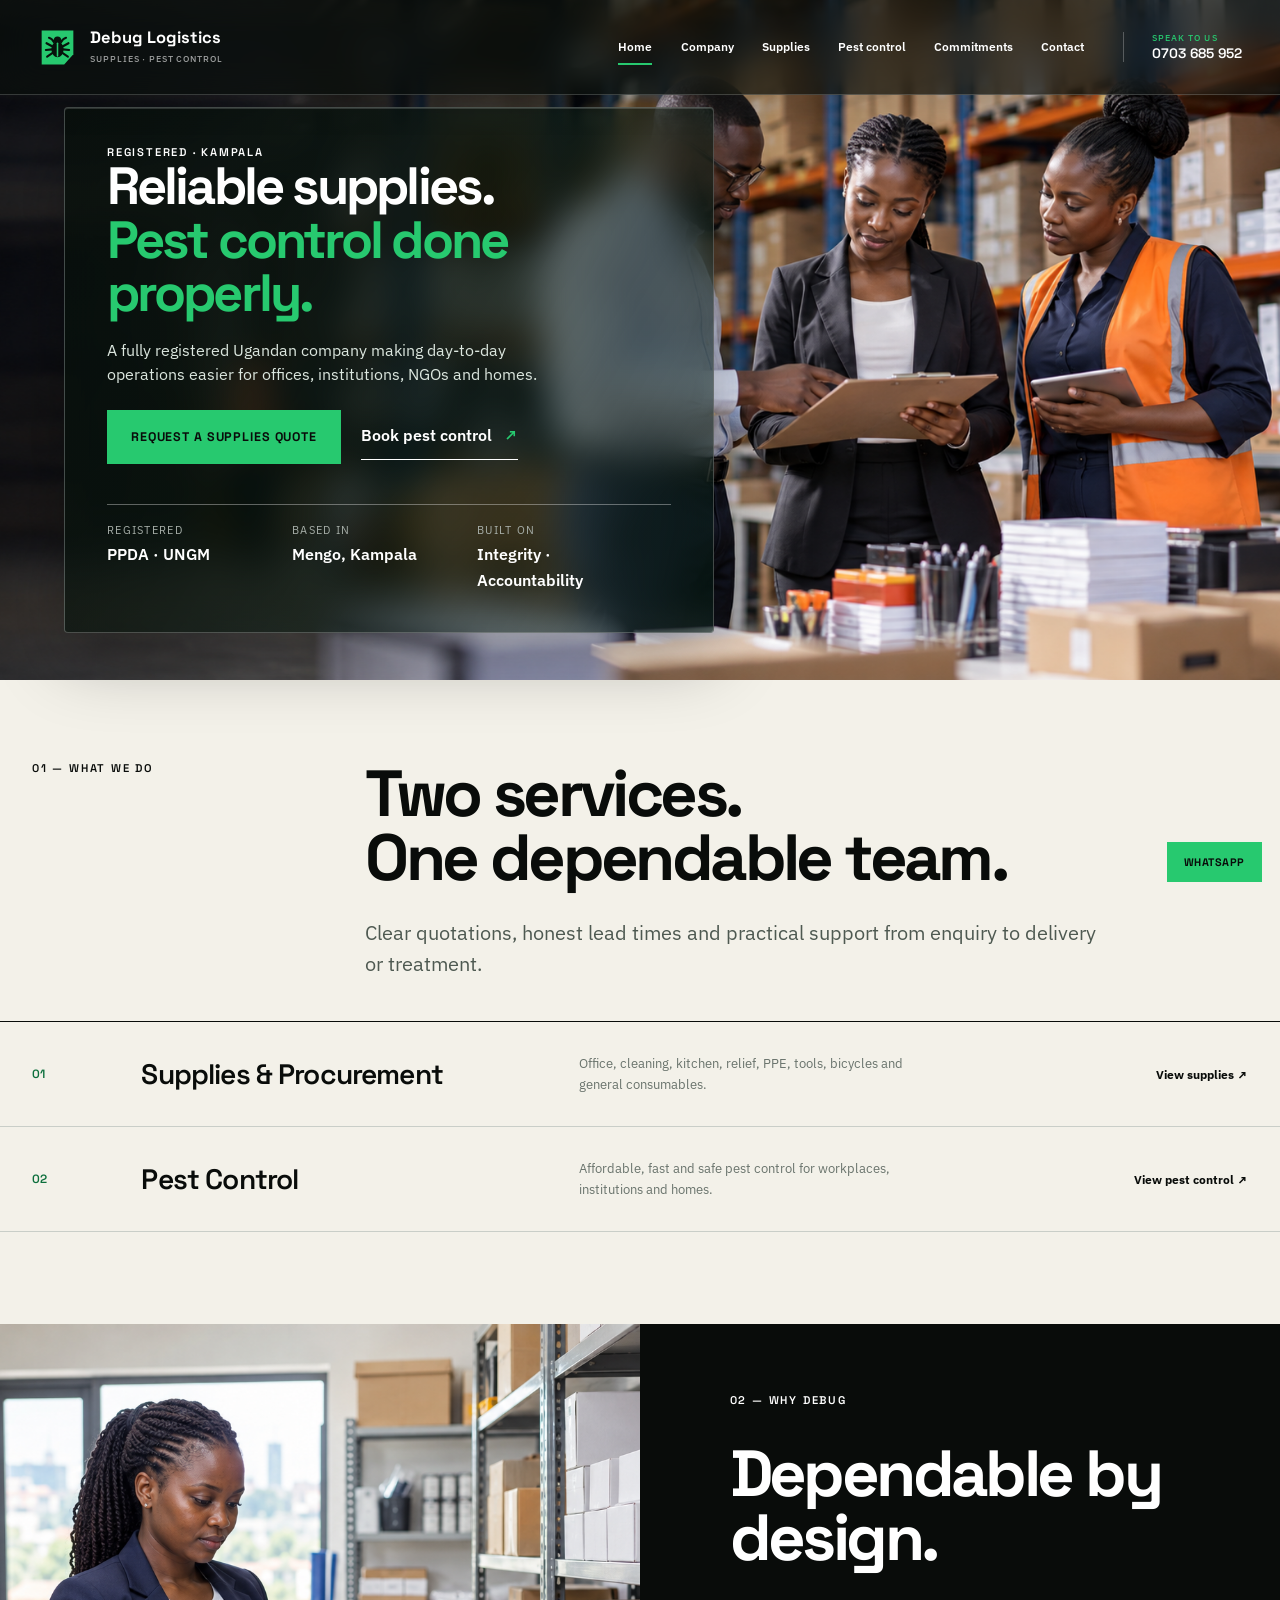
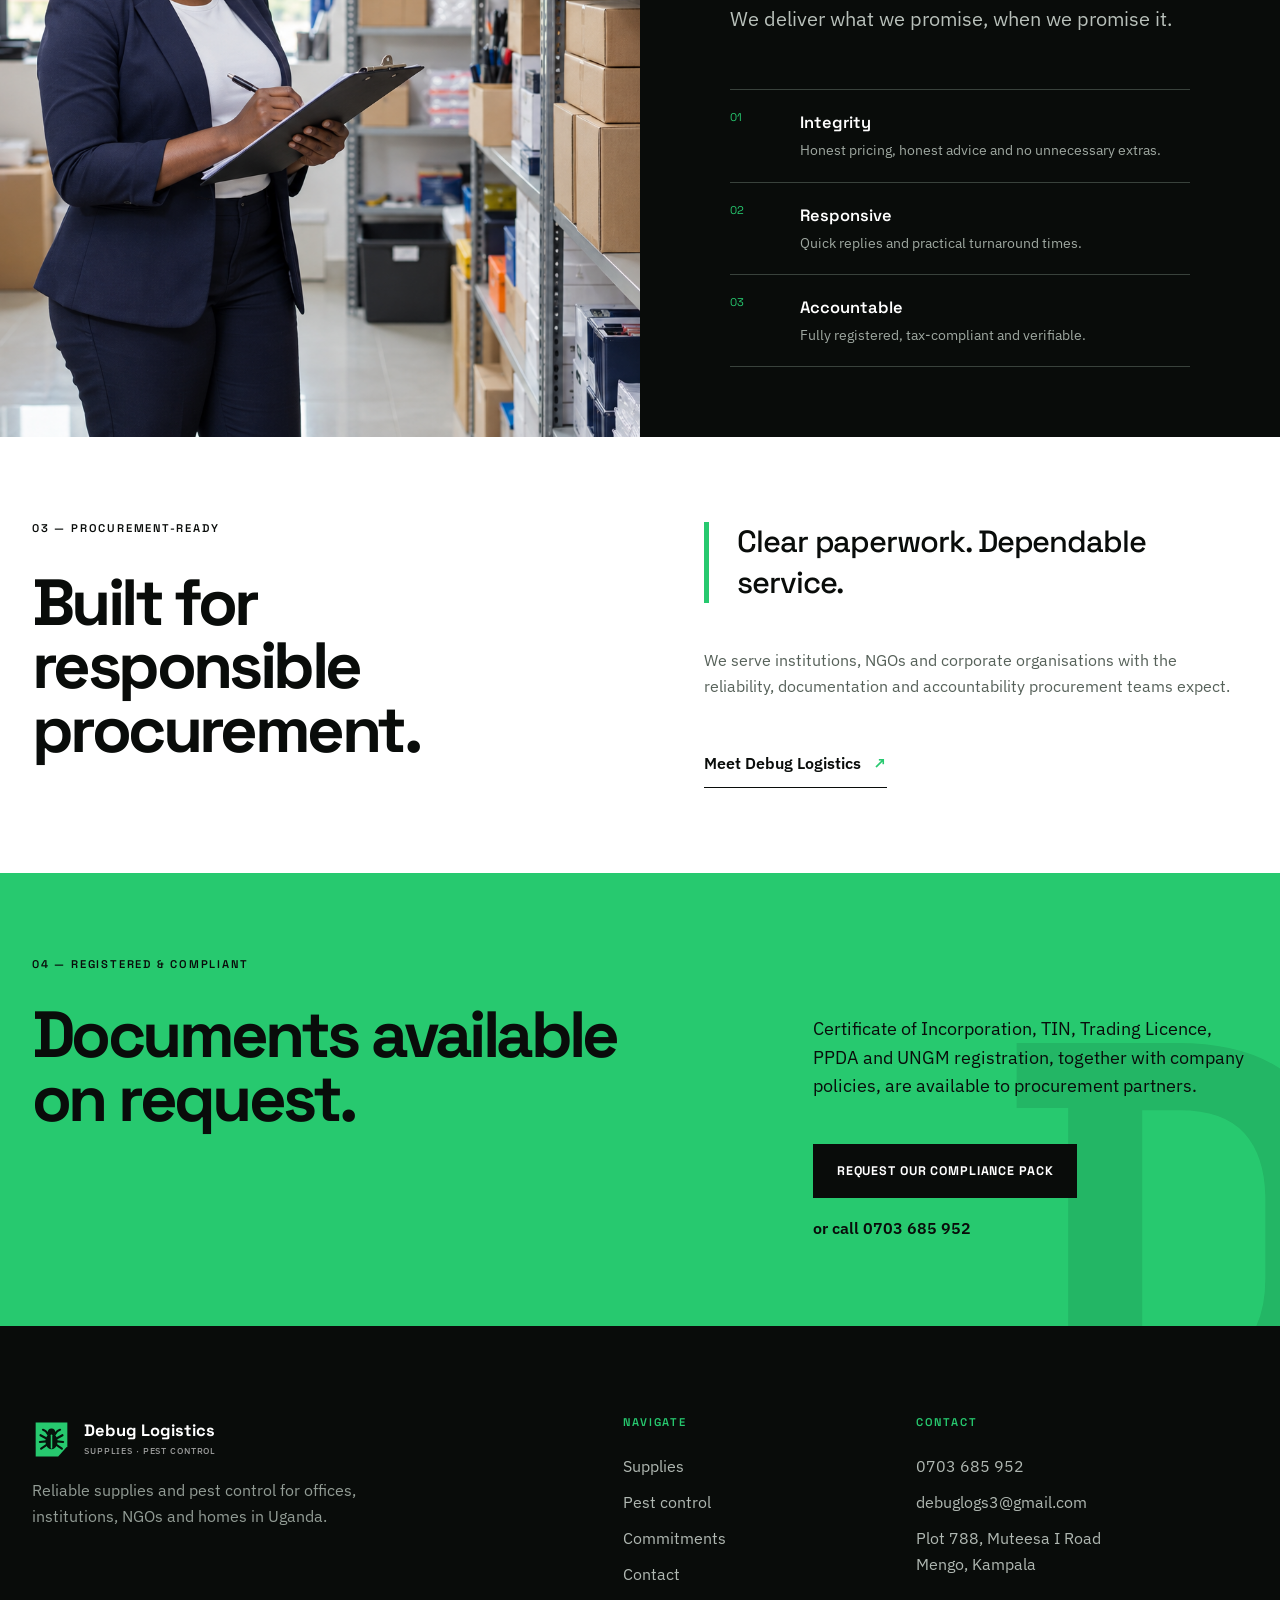
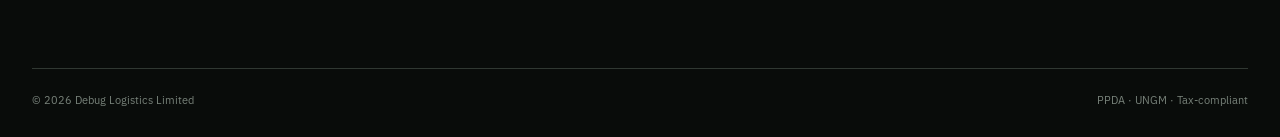
<file: index.html>
<!doctype html>
<html lang="en">
<head>
  <meta charset="utf-8"><meta name="viewport" content="width=device-width,initial-scale=1">
  <title>Debug Logistics Limited | Supplies &amp; Pest Control in Kampala</title>
  <meta name="description" content="Reliable supplies, procurement and pest control for offices, institutions, NGOs and homes in Uganda.">
  <meta name="theme-color" content="#090c0a"><link rel="icon" href="favicon.svg?v=debug-logistics-20261104"><link rel="stylesheet" href="assets/styles.css?v=debug-logistics-20261104">
</head>
<body>
  <header class="site-header"></header>
  <main>
    <section class="hero"><div class="hero-photo"><img src="assets/images/hero-supply-team.png" alt="Debug Logistics team preparing supplies for delivery"></div><div class="hero-block"><p class="issue-label">Registered · Kampala</p><h1>Reliable supplies.<br><span>Pest control done properly.</span></h1><p>A fully registered Ugandan company making day-to-day operations easier for offices, institutions, NGOs and homes.</p><div class="hero-actions"><a class="button" href="contact/?enquiry=supplies#quote">Request a supplies quote</a><a class="plain-link" href="contact/?enquiry=pest-control#quote">Book pest control <span>↗</span></a></div><dl class="hero-facts"><div><dt>Registered</dt><dd>PPDA · UNGM</dd></div><div><dt>Based in</dt><dd>Mengo, Kampala</dd></div><div><dt>Built on</dt><dd>Integrity · Accountability</dd></div></dl></div></section>
    <section class="dispatch"><div class="container dispatch-grid"><p class="section-index">01 — WHAT WE DO</p><div><h2>Two services.<br>One dependable team.</h2><p class="intro">Clear quotations, honest lead times and practical support from enquiry to delivery or treatment.</p></div></div><div class="service-ledger"><a href="supplies/"><span>01</span><strong>Supplies &amp; Procurement</strong><em>Office, cleaning, kitchen, relief, PPE, tools, bicycles and general consumables.</em><b>View supplies ↗</b></a><a href="pest-control/"><span>02</span><strong>Pest Control</strong><em>Affordable, fast and safe pest control for workplaces, institutions and homes.</em><b>View pest control ↗</b></a></div></section>
    <section class="field-note"><div class="field-image"><img src="assets/images/procurement-stockroom.png" alt="Organised stockroom with general supplies ready for procurement and delivery" loading="lazy"></div><div class="field-copy reveal"><p class="section-index">02 — WHY DEBUG</p><h2>Dependable by design.</h2><p class="intro">We deliver what we promise, when we promise it.</p><ol><li><span>01</span><div><b>Integrity</b><p>Honest pricing, honest advice and no unnecessary extras.</p></div></li><li><span>02</span><div><b>Responsive</b><p>Quick replies and practical turnaround times.</p></div></li><li><span>03</span><div><b>Accountable</b><p>Fully registered, tax-compliant and verifiable.</p></div></li></ol></div></section>
    <section class="standards"><div class="container"><div class="standards-title"><p class="section-index">03 — PROCUREMENT-READY</p><h2>Built for responsible procurement.</h2></div><div class="standards-body"><blockquote>Clear paperwork. Dependable service.</blockquote><p>We serve institutions, NGOs and corporate organisations with the reliability, documentation and accountability procurement teams expect.</p><a class="plain-link" href="about/">Meet Debug Logistics <span>↗</span></a></div></div></section>
    <section class="response"><div class="response-word" aria-hidden="true">D</div><div class="container response-grid"><div><p class="section-index">04 — REGISTERED &amp; COMPLIANT</p><h2>Documents available on request.</h2></div><div><p>Certificate of Incorporation, TIN, Trading Licence, PPDA and UNGM registration, together with company policies, are available to procurement partners.</p><a class="button button-dark" href="contact/?enquiry=compliance#quote">Request our compliance pack</a><a class="response-phone" href="tel:+256703685952">or call 0703 685 952</a></div></div></section>
  </main>
  <footer class="site-footer"><div class="container footer-main"><div><a class="brand" href="./"><span class="brand-mark">D</span><span class="brand-copy">Debug Logistics<small>Supplies · Pest control</small></span></a><p>Reliable supplies and pest control for offices, institutions, NGOs and homes in Uganda.</p></div><div><p class="footer-label">Navigate</p><a href="supplies/">Supplies</a><a href="pest-control/">Pest control</a><a href="process/">Commitments</a><a href="contact/">Contact</a></div><div><p class="footer-label">Contact</p><a href="tel:+256703685952">0703 685 952</a><a href="mailto:debuglogs3@gmail.com">debuglogs3@gmail.com</a><p>Plot 788, Muteesa I Road<br>Mengo, Kampala</p></div></div><div class="container footer-bottom"><span>© <span data-year></span> Debug Logistics Limited</span><span>PPDA · UNGM · Tax-compliant</span></div></footer><a class="whatsapp-float" href="https://wa.me/256703685952" aria-label="Chat with Debug Logistics on WhatsApp">WhatsApp</a><script src="assets/script.js?v=debug-logistics-20261104"></script>
</body></html>
</file>
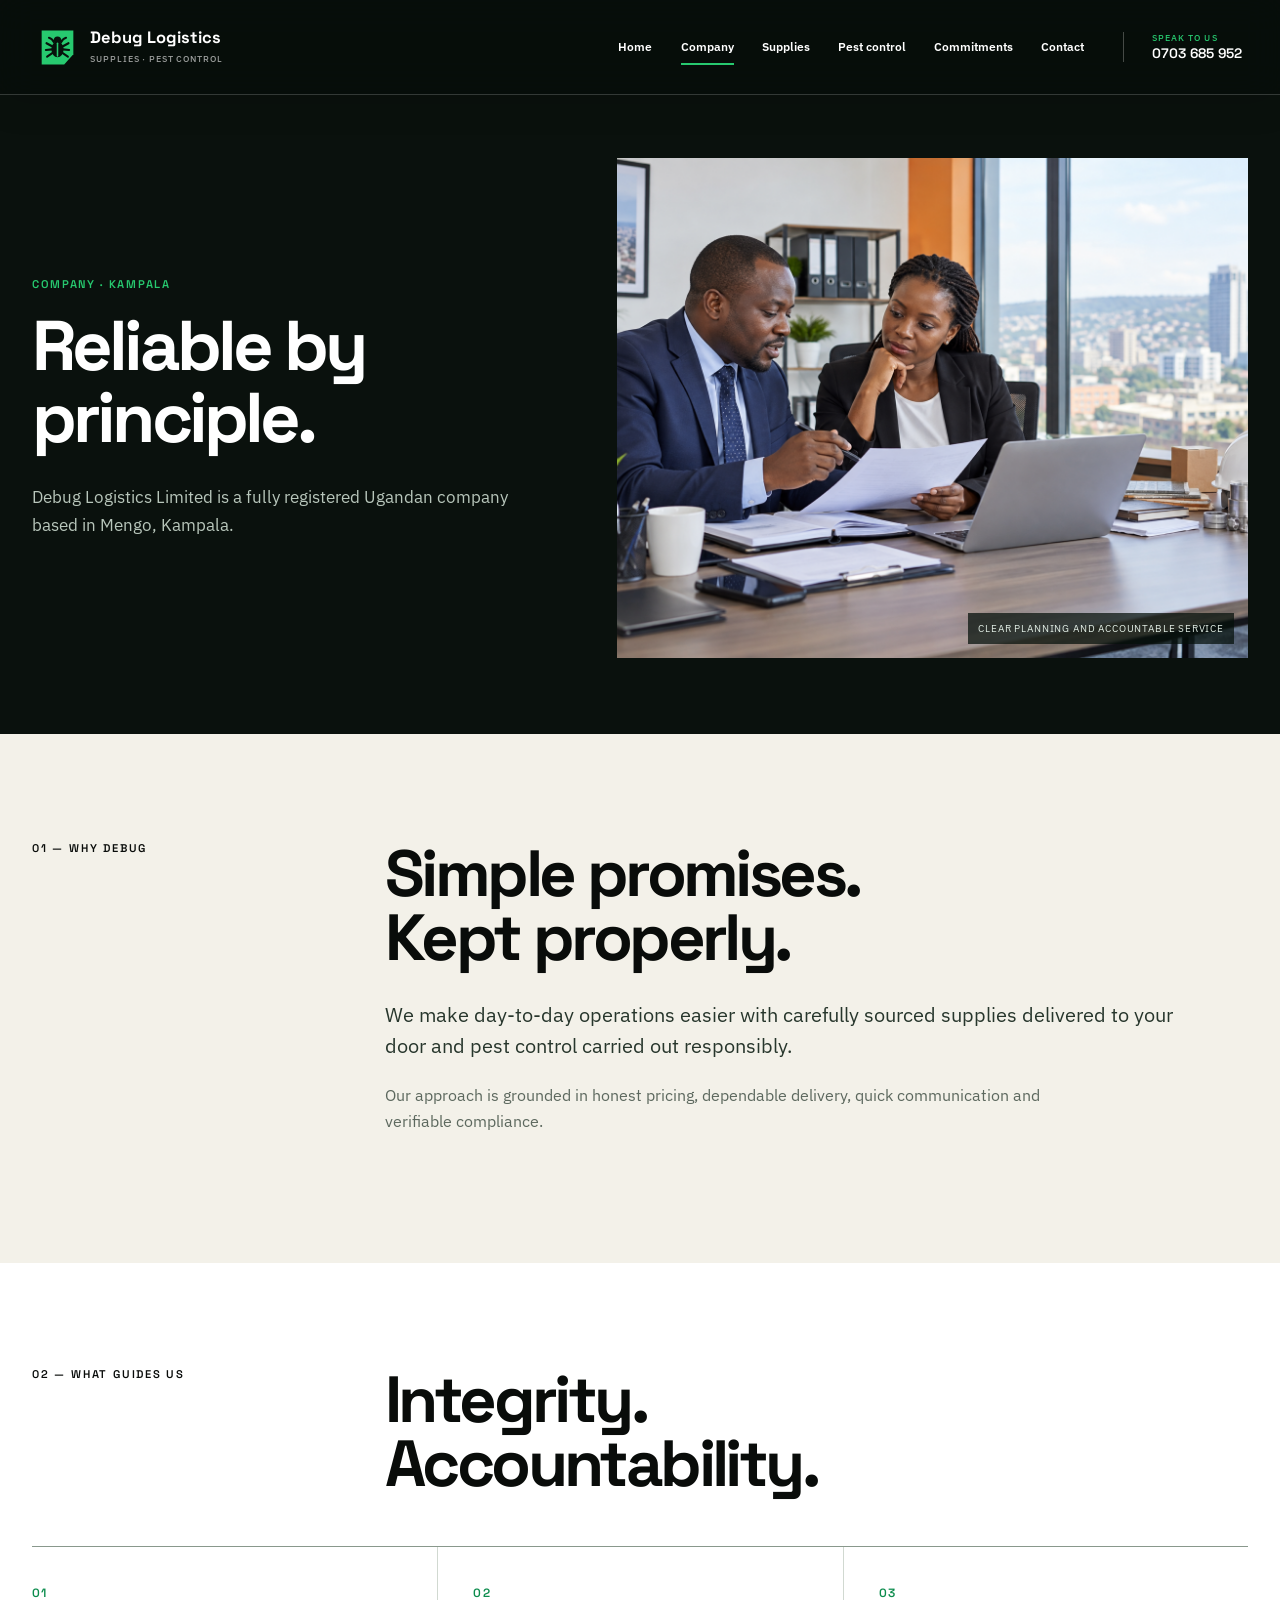
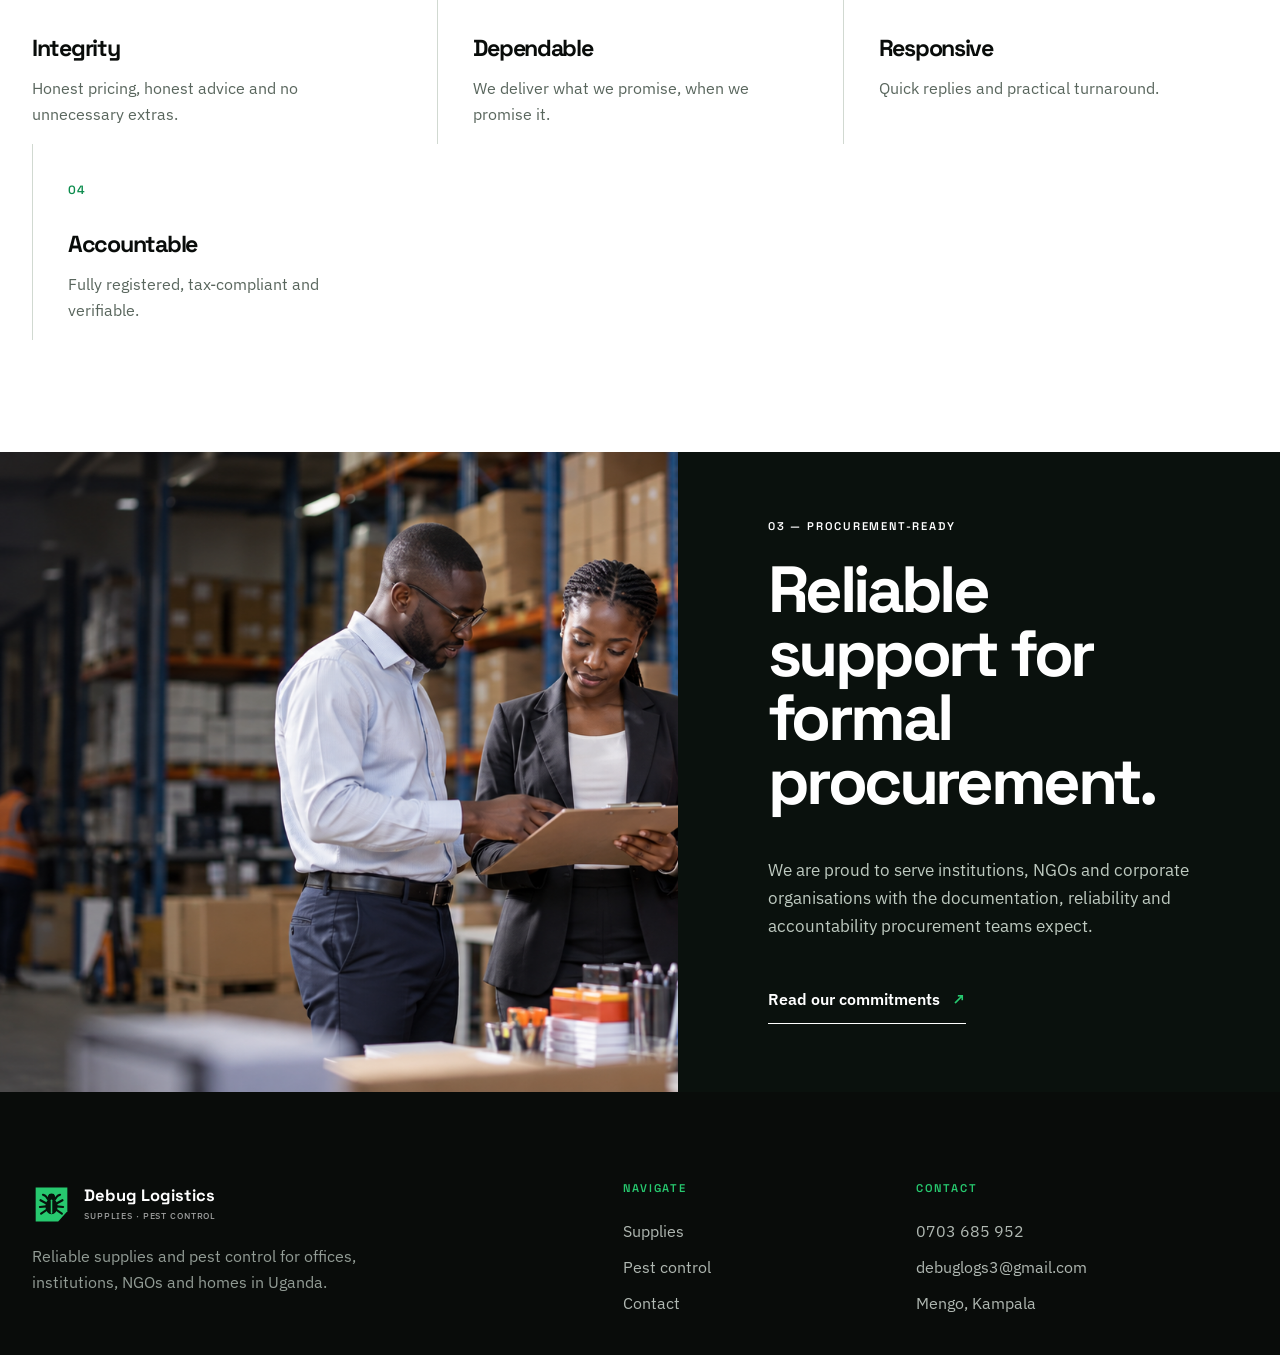
<file: about/index.html>
<!doctype html><html lang="en"><head><base href="../"><meta charset="utf-8"><meta name="viewport" content="width=device-width,initial-scale=1"><title>Company | Debug Logistics Limited</title><meta name="description" content="A fully registered Ugandan supplies and pest-control company in Mengo, Kampala."><link rel="icon" href="favicon.svg?v=debug-logistics-20261104"><link rel="stylesheet" href="assets/styles.css?v=debug-logistics-20261104"></head><body><header class="site-header"></header><main>
<section class="about-hero"><div class="container about-hero-grid"><div class="about-hero-copy"><p class="eyebrow light">Company · Kampala</p><h1>Reliable by<br>principle.</h1><p>Debug Logistics Limited is a fully registered Ugandan company based in Mengo, Kampala.</p></div><figure><img src="assets/images/quotation-planning.png" alt="Professional team reviewing a service quotation and plan"><figcaption>Clear planning and accountable service</figcaption></figure></div></section>
<section class="company-story"><div class="container company-story-grid"><p class="section-index">01 — WHY DEBUG</p><div class="reveal"><h2>Simple promises.<br>Kept properly.</h2><p class="intro">We make day-to-day operations easier with carefully sourced supplies delivered to your door and pest control carried out responsibly.</p><p>Our approach is grounded in honest pricing, dependable delivery, quick communication and verifiable compliance.</p></div></div></section>
<section class="company-values"><div class="container"><div class="company-values-head"><p class="section-index">02 — WHAT GUIDES US</p><h2>Integrity.<br>Accountability.</h2></div><div class="company-values-list"><article><span>01</span><h3>Integrity</h3><p>Honest pricing, honest advice and no unnecessary extras.</p></article><article><span>02</span><h3>Dependable</h3><p>We deliver what we promise, when we promise it.</p></article><article><span>03</span><h3>Responsive</h3><p>Quick replies and practical turnaround.</p></article><article><span>04</span><h3>Accountable</h3><p>Fully registered, tax-compliant and verifiable.</p></article></div></div></section>
<section class="company-field"><div class="company-field-image"><img src="assets/images/hero-supply-team.png" alt="Logistics team coordinating supplies" loading="lazy"></div><div class="company-field-copy reveal"><p class="section-index">03 — PROCUREMENT-READY</p><h2>Reliable support for formal procurement.</h2><p>We are proud to serve institutions, NGOs and corporate organisations with the documentation, reliability and accountability procurement teams expect.</p><a class="plain-link" href="process/">Read our commitments <span>↗</span></a></div></section>
</main><footer class="site-footer"><div class="container footer-main"><div><a class="brand" href="./"><span class="brand-mark">D</span><span class="brand-copy">Debug Logistics<small>Supplies · Pest control</small></span></a><p>Reliable supplies and pest control for offices, institutions, NGOs and homes in Uganda.</p></div><div><p class="footer-label">Navigate</p><a href="supplies/">Supplies</a><a href="pest-control/">Pest control</a><a href="contact/">Contact</a></div><div><p class="footer-label">Contact</p><a href="tel:+256703685952">0703 685 952</a><a href="mailto:debuglogs3@gmail.com">debuglogs3@gmail.com</a><p>Mengo, Kampala</p></div></div></footer><script src="assets/script.js?v=debug-logistics-20261104"></script></body></html>
</file>
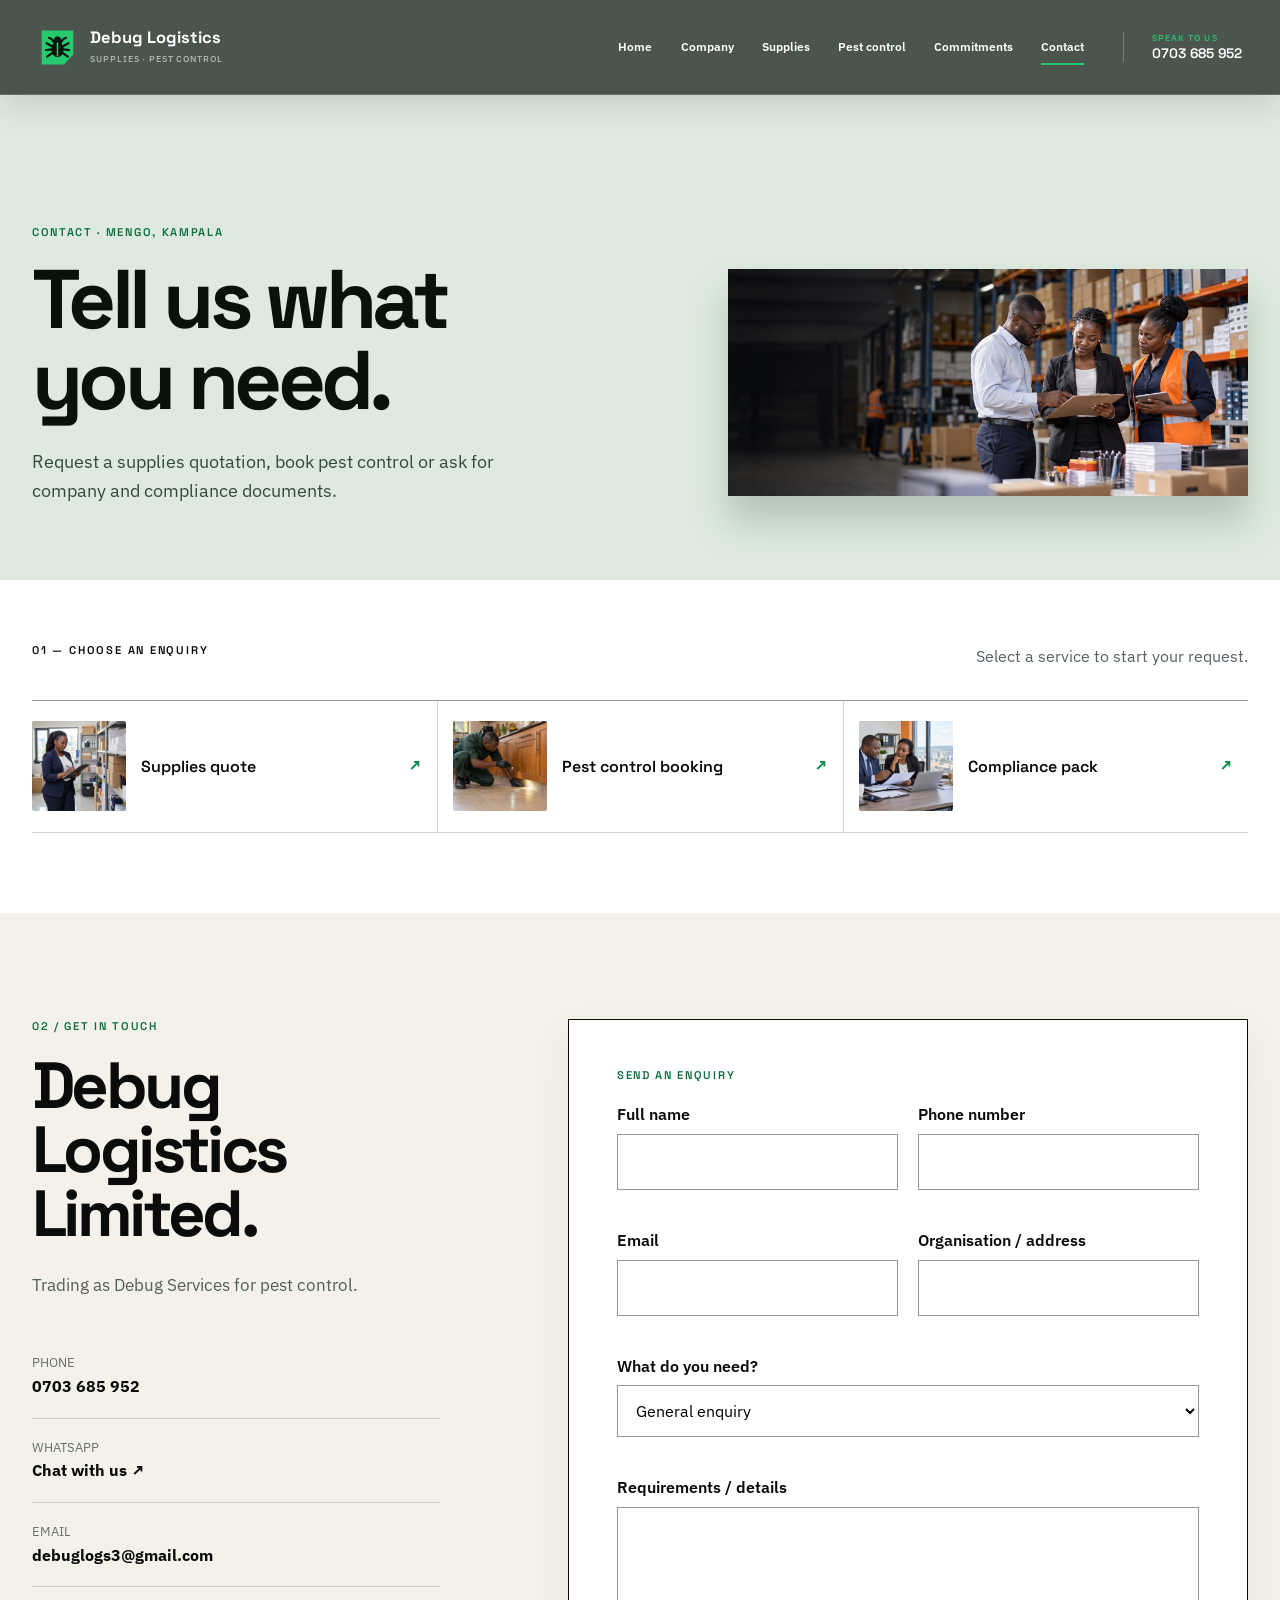
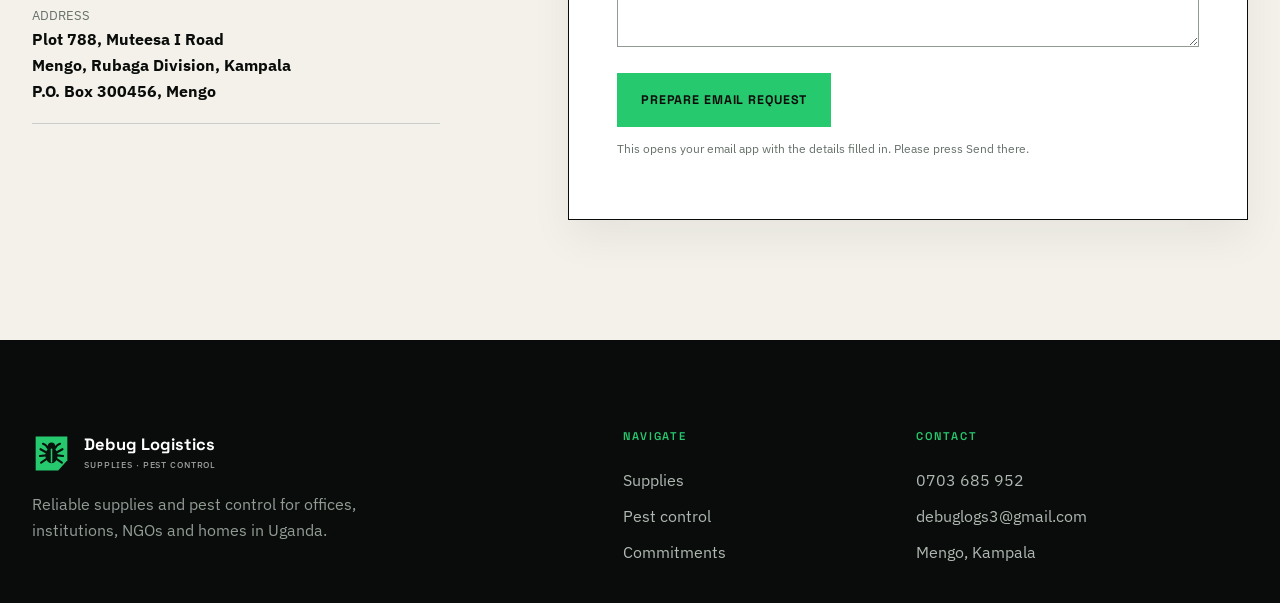
<file: contact/index.html>
<!doctype html><html lang="en"><head><base href="../"><meta charset="utf-8"><meta name="viewport" content="width=device-width,initial-scale=1"><title>Contact | Debug Logistics Limited</title><meta name="description" content="Request a supplies quotation, pest-control booking or compliance information from Debug Logistics Limited in Mengo, Kampala."><link rel="icon" href="favicon.svg?v=debug-logistics-20261104"><link rel="stylesheet" href="assets/styles.css?v=debug-logistics-20261104"></head><body><header class="site-header"></header><main>
<section class="contact-hero"><div class="container contact-hero-grid"><div><p class="eyebrow">Contact · Mengo, Kampala</p><h1>Tell us what<br>you need.</h1><p>Request a supplies quotation, book pest control or ask for company and compliance documents.</p></div><img src="assets/images/hero-supply-team.png" alt="" aria-hidden="true"></div></section>
<section class="spotter"><div class="container"><div class="spotter-head"><p class="section-index">01 — CHOOSE AN ENQUIRY</p><p>Select a service to start your request.</p></div><div class="spotter-options enquiry-options"><a href="contact/?enquiry=supplies#quote" data-enquiry-select="Supplies quotation"><img src="assets/images/procurement-stockroom.png" alt="" loading="lazy"><span>Supplies quote</span><b>↗</b></a><a href="contact/?enquiry=pest-control#quote" data-enquiry-select="Pest-control booking"><img src="assets/images/technician-inspection.webp" alt="" loading="lazy"><span>Pest control booking</span><b>↗</b></a><a href="contact/?enquiry=compliance#quote" data-enquiry-select="Compliance pack"><img src="assets/images/quotation-planning.png" alt="" loading="lazy"><span>Compliance pack</span><b>↗</b></a></div></div></section>
<section class="contact-section" id="quote"><div class="container contact-grid"><div class="contact-copy"><p class="eyebrow">02 / GET IN TOUCH</p><h2>Debug Logistics<br>Limited.</h2><p>Trading as Debug Services for pest control.</p><div class="contact-list"><a class="contact-row" href="tel:+256703685952"><small>Phone</small><strong>0703 685 952</strong></a><a class="contact-row" href="https://wa.me/256703685952"><small>WhatsApp</small><strong>Chat with us ↗</strong></a><a class="contact-row" href="mailto:debuglogs3@gmail.com"><small>Email</small><strong>debuglogs3@gmail.com</strong></a><div class="contact-row"><small>Address</small><strong>Plot 788, Muteesa I Road<br>Mengo, Rubaga Division, Kampala<br>P.O. Box 300456, Mengo</strong></div></div></div>
<form class="quote-form" id="quote-form"><p class="eyebrow">Send an enquiry</p><div class="form-grid"><div class="field"><label for="name">Full name</label><input id="name" name="name" autocomplete="name" required></div><div class="field"><label for="phone">Phone number</label><input id="phone" name="phone" type="tel" autocomplete="tel" required></div><div class="field"><label for="email">Email</label><input id="email" name="email" type="email" autocomplete="email" required></div><div class="field"><label for="organisation">Organisation / address</label><input id="organisation" name="organisation" autocomplete="organization"></div><div class="field full"><label for="category">What do you need?</label><select id="category" name="category"><option>General enquiry</option><option>Supplies quotation</option><option>Pest-control booking</option><option>Compliance pack</option></select></div><div class="field full"><label for="requirements">Requirements / details</label><textarea id="requirements" name="requirements" required></textarea></div></div><button class="button" type="submit">Prepare email request</button><p class="form-note">This opens your email app with the details filled in. Please press Send there.</p><p class="form-status" aria-live="polite"></p></form></div></section>
</main><footer class="site-footer"><div class="container footer-main"><div><a class="brand" href="./"><span class="brand-mark">D</span><span class="brand-copy">Debug Logistics<small>Supplies · Pest control</small></span></a><p>Reliable supplies and pest control for offices, institutions, NGOs and homes in Uganda.</p></div><div><p class="footer-label">Navigate</p><a href="supplies/">Supplies</a><a href="pest-control/">Pest control</a><a href="process/">Commitments</a></div><div><p class="footer-label">Contact</p><a href="tel:+256703685952">0703 685 952</a><a href="mailto:debuglogs3@gmail.com">debuglogs3@gmail.com</a><p>Mengo, Kampala</p></div></div></footer><script src="assets/script.js?v=debug-logistics-20261104"></script></body></html>
</file>
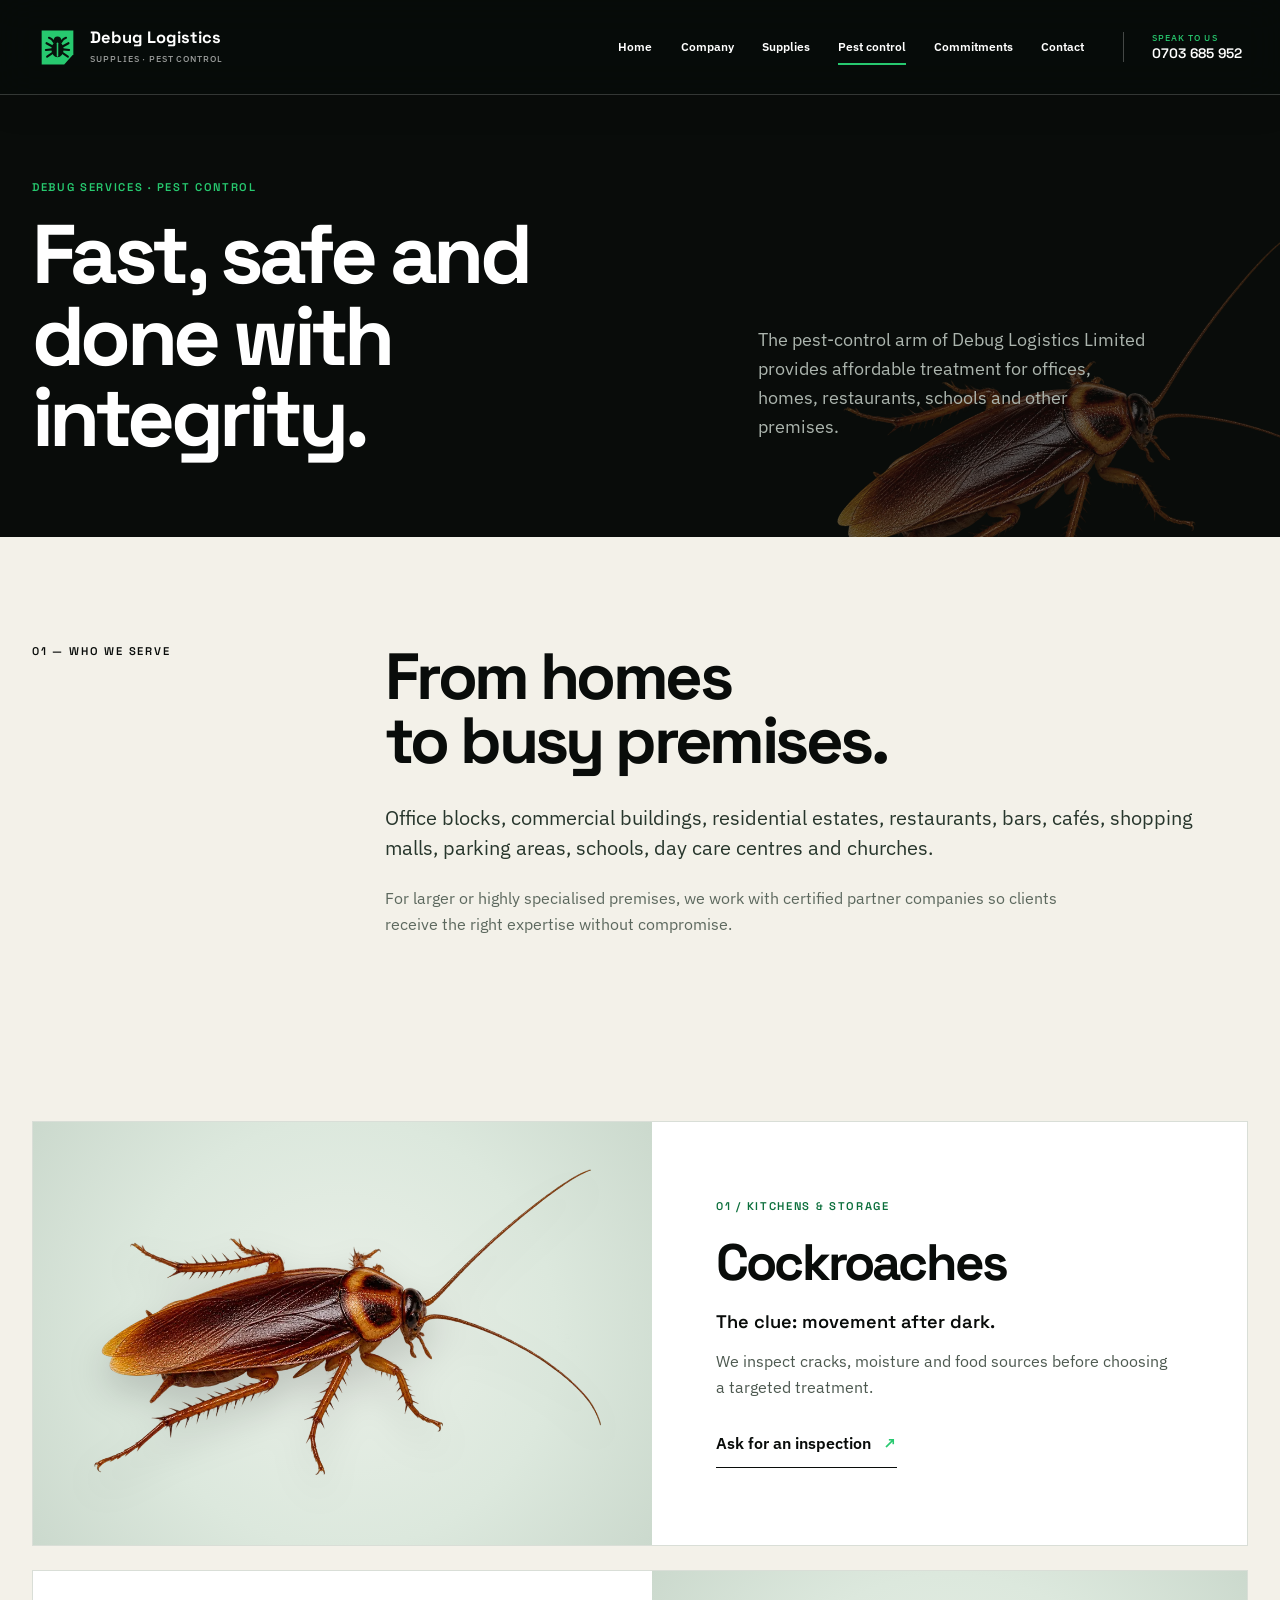
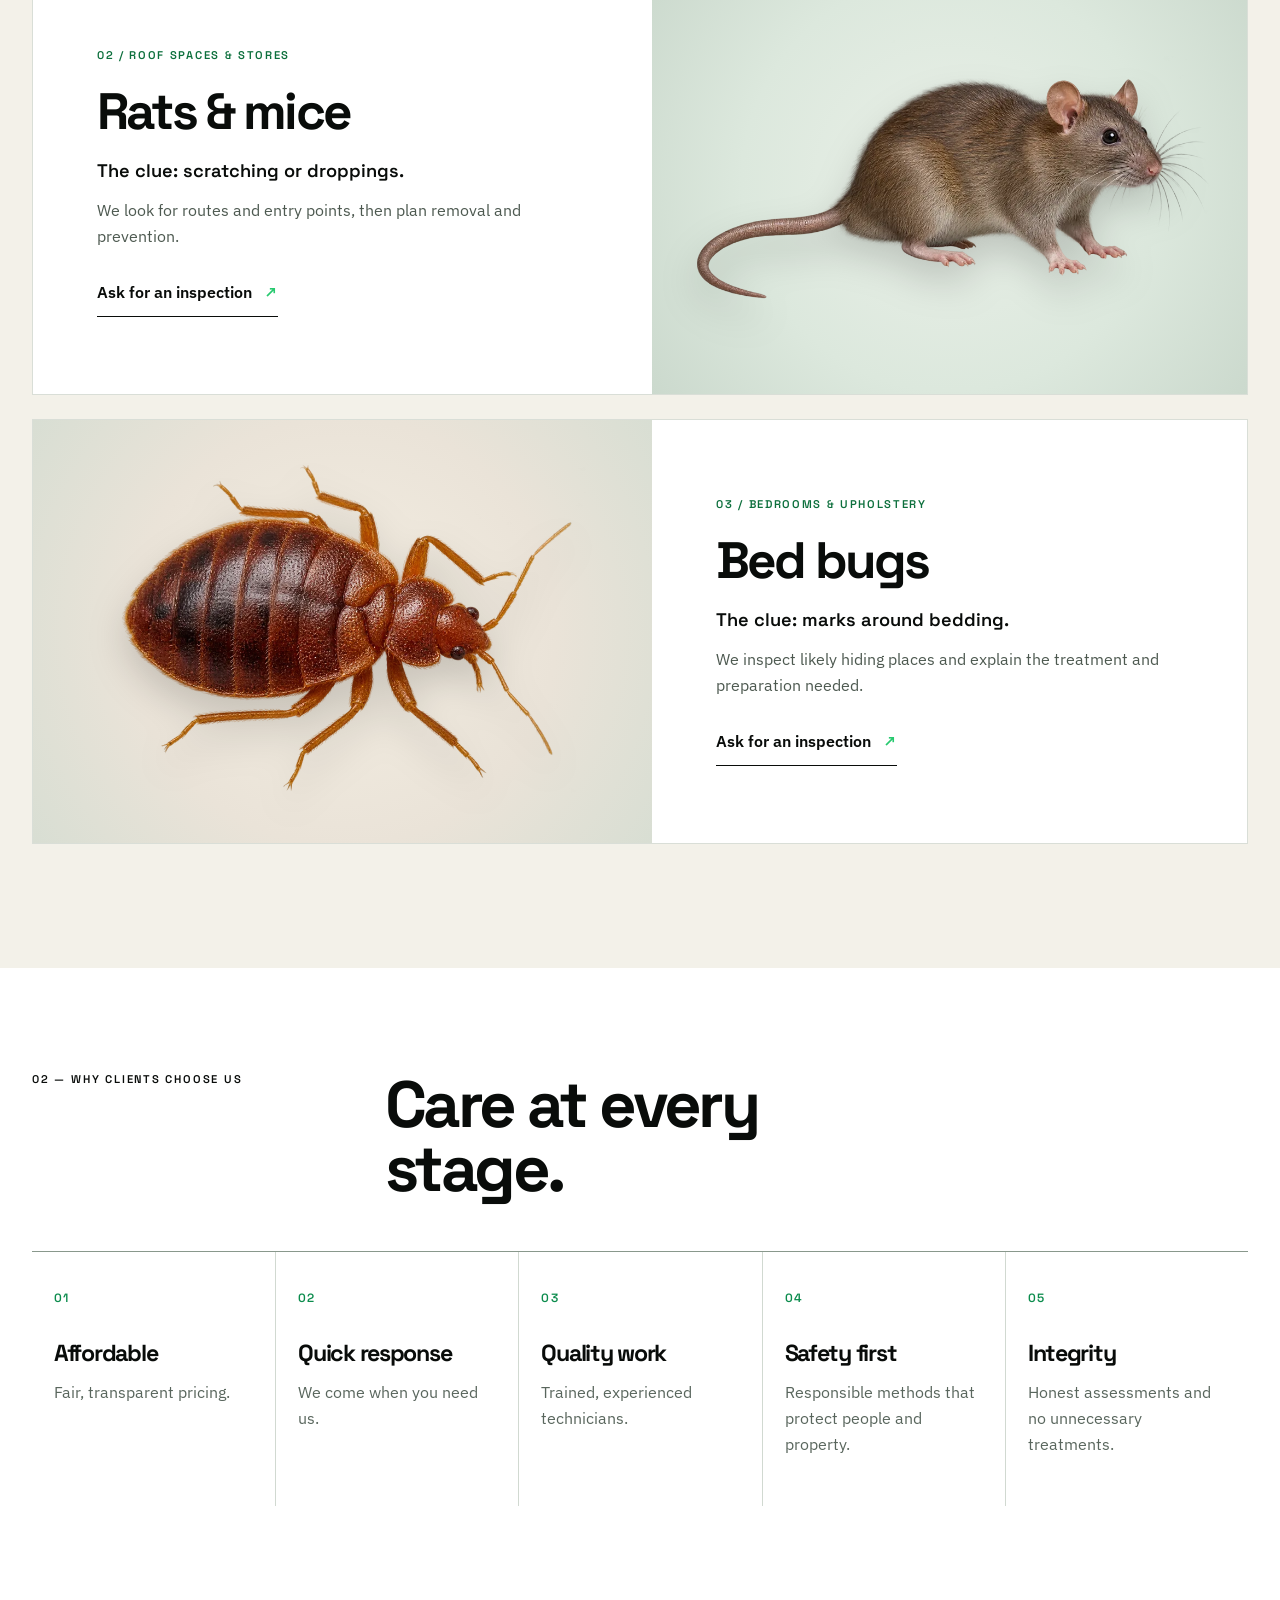
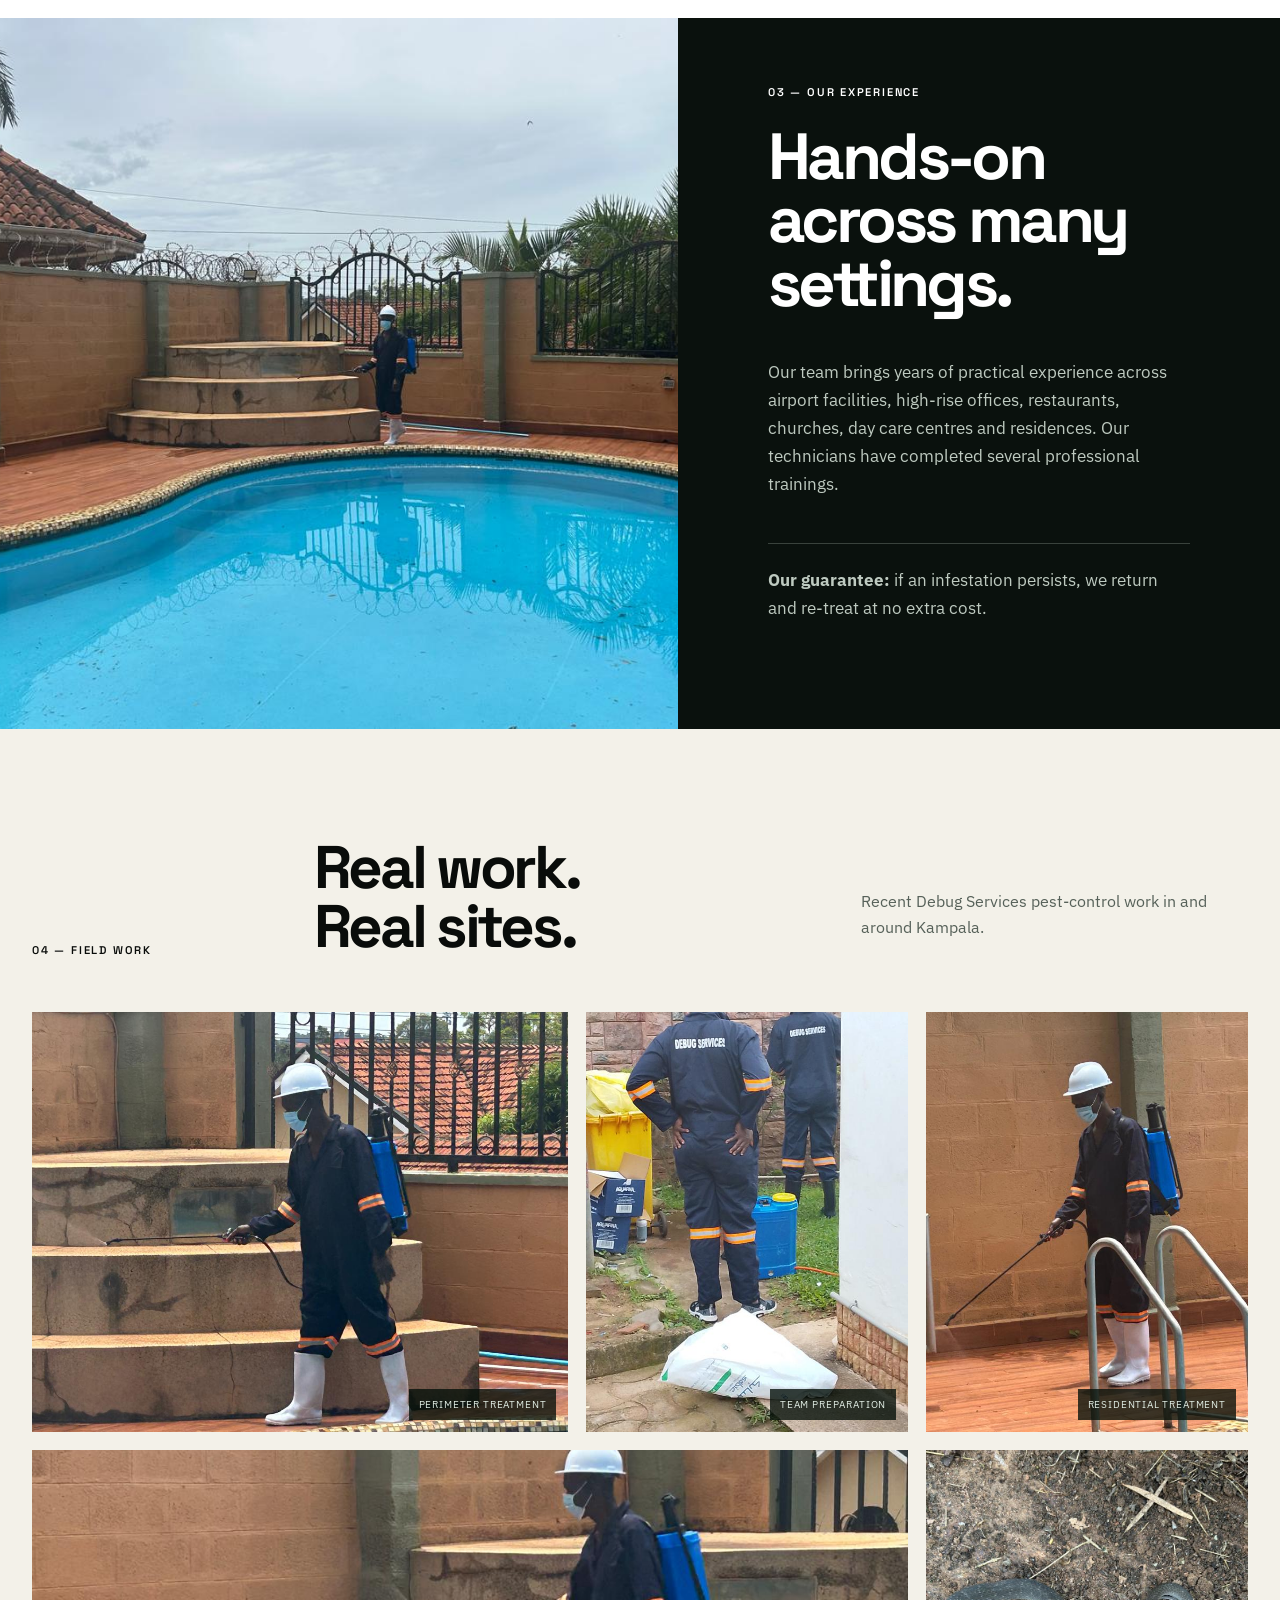
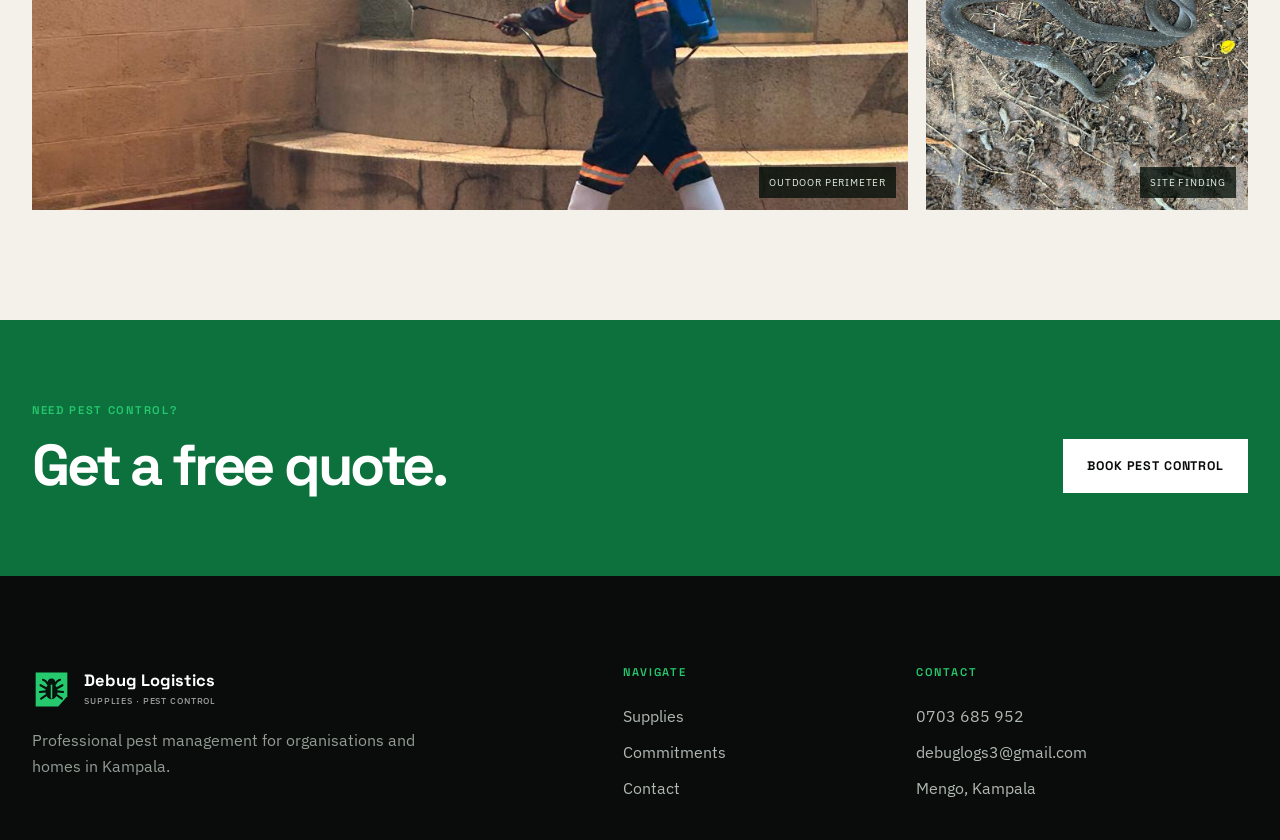
<file: pest-control/index.html>
<!doctype html><html lang="en"><head><base href="../"><meta charset="utf-8"><meta name="viewport" content="width=device-width,initial-scale=1"><title>Pest Control | Debug Services Kampala</title><meta name="description" content="Affordable, fast and safe pest control for offices, homes, restaurants, schools and other premises in Kampala."><link rel="icon" href="favicon.svg?v=debug-logistics-20261104"><link rel="stylesheet" href="assets/styles.css?v=debug-logistics-20261104"></head><body>
<header class="site-header"></header><main>
  <section class="page-hero pest-page-hero"><div class="container page-hero-grid"><div><p class="eyebrow light">Debug Services · Pest Control</p><h1>Fast, safe and<br>done with integrity.</h1></div><p>The pest-control arm of Debug Logistics Limited provides affordable treatment for offices, homes, restaurants, schools and other premises.</p></div><img class="page-hero-cutout" src="assets/images/pest-cockroach.webp" alt="" aria-hidden="true"></section>
  <section class="company-story"><div class="container company-story-grid"><p class="section-index">01 — WHO WE SERVE</p><div class="reveal"><h2>From homes<br>to busy premises.</h2><p class="intro">Office blocks, commercial buildings, residential estates, restaurants, bars, cafés, shopping malls, parking areas, schools, day care centres and churches.</p><p>For larger or highly specialised premises, we work with certified partner companies so clients receive the right expertise without compromise.</p></div></div></section>
  <section class="pest-guide" aria-label="Common pest problems"><article class="pest-story reveal"><div class="pest-story-art"><img src="assets/images/pest-cockroach.webp" alt="Detailed view of a cockroach" loading="lazy"></div><div class="pest-story-copy"><p class="eyebrow">01 / KITCHENS &amp; STORAGE</p><h2>Cockroaches</h2><p class="story-sign">The clue: movement after dark.</p><p>We inspect cracks, moisture and food sources before choosing a targeted treatment.</p><a class="plain-link" href="contact/?enquiry=pest-control#quote">Ask for an inspection <span>↗</span></a></div></article><article class="pest-story pest-story-reverse reveal"><div class="pest-story-art"><img src="assets/images/pest-rat.webp" alt="Detailed view of a rat" loading="lazy"></div><div class="pest-story-copy"><p class="eyebrow">02 / ROOF SPACES &amp; STORES</p><h2>Rats &amp; mice</h2><p class="story-sign">The clue: scratching or droppings.</p><p>We look for routes and entry points, then plan removal and prevention.</p><a class="plain-link" href="contact/?enquiry=pest-control#quote">Ask for an inspection <span>↗</span></a></div></article><article class="pest-story reveal"><div class="pest-story-art"><img src="assets/images/pest-bed-bug.webp" alt="Detailed view of a bed bug" loading="lazy"></div><div class="pest-story-copy"><p class="eyebrow">03 / BEDROOMS &amp; UPHOLSTERY</p><h2>Bed bugs</h2><p class="story-sign">The clue: marks around bedding.</p><p>We inspect likely hiding places and explain the treatment and preparation needed.</p><a class="plain-link" href="contact/?enquiry=pest-control#quote">Ask for an inspection <span>↗</span></a></div></article></section>
  <section class="company-values"><div class="container"><div class="company-values-head"><p class="section-index">02 — WHY CLIENTS CHOOSE US</p><h2>Care at every<br>stage.</h2></div><div class="company-values-list five-values"><article><span>01</span><h3>Affordable</h3><p>Fair, transparent pricing.</p></article><article><span>02</span><h3>Quick response</h3><p>We come when you need us.</p></article><article><span>03</span><h3>Quality work</h3><p>Trained, experienced technicians.</p></article><article><span>04</span><h3>Safety first</h3><p>Responsible methods that protect people and property.</p></article><article><span>05</span><h3>Integrity</h3><p>Honest assessments and no unnecessary treatments.</p></article></div></div></section>
  <section class="company-field"><div class="company-field-image"><img src="assets/images/pool-treatment-wide.jpeg" alt="Debug Services technician treating the perimeter of a residential swimming pool" loading="lazy"></div><div class="company-field-copy reveal"><p class="section-index">03 — OUR EXPERIENCE</p><h2>Hands-on across many settings.</h2><p>Our team brings years of practical experience across airport facilities, high-rise offices, restaurants, churches, day care centres and residences. Our technicians have completed several professional trainings.</p><p class="guarantee-note"><strong>Our guarantee:</strong> if an infestation persists, we return and re-treat at no extra cost.</p></div></section>
  <section class="field-gallery"><div class="container"><div class="field-gallery-head"><p class="section-index">04 — FIELD WORK</p><h2>Real work.<br>Real sites.</h2><p>Recent Debug Services pest-control work in and around Kampala.</p></div><div class="field-gallery-grid"><figure class="field-gallery-main reveal"><img src="assets/images/technician-treatment-close.jpeg" alt="Debug Services technician applying perimeter pest treatment beside a pool" loading="lazy"><figcaption>Perimeter treatment</figcaption></figure><figure class="reveal"><img src="assets/images/debug-services-field-team.jpeg" alt="Debug Services pest-control technicians preparing equipment on site" loading="lazy"><figcaption>Team preparation</figcaption></figure><figure class="reveal"><img src="assets/images/pool-treatment-detail.jpeg" alt="Debug Services technician treating a residential pool area" loading="lazy"><figcaption>Residential treatment</figcaption></figure><figure class="reveal"><img src="assets/images/perimeter-treatment.jpeg" alt="Technician treating the perimeter of an outdoor residential area" loading="lazy"><figcaption>Outdoor perimeter</figcaption></figure><figure class="reveal"><img src="assets/images/snake-site-finding.jpeg" alt="Snake discovered during a site inspection" loading="lazy"><figcaption>Site finding</figcaption></figure></div></div></section>
  <section class="method-cta"><div class="container method-cta-inner"><div><p class="eyebrow light">Need pest control?</p><h2>Get a free quote.</h2></div><a class="button" href="contact/?enquiry=pest-control#quote">Book pest control</a></div></section>
</main><footer class="site-footer"><div class="container footer-main"><div><a class="brand" href="./"><span class="brand-mark">D</span><span class="brand-copy">Debug Logistics<small>Supplies · Pest control</small></span></a><p>Professional pest management for organisations and homes in Kampala.</p></div><div><p class="footer-label">Navigate</p><a href="supplies/">Supplies</a><a href="process/">Commitments</a><a href="contact/">Contact</a></div><div><p class="footer-label">Contact</p><a href="tel:+256703685952">0703 685 952</a><a href="mailto:debuglogs3@gmail.com">debuglogs3@gmail.com</a><p>Mengo, Kampala</p></div></div></footer><script src="assets/script.js?v=debug-logistics-20261104"></script></body></html>
</file>
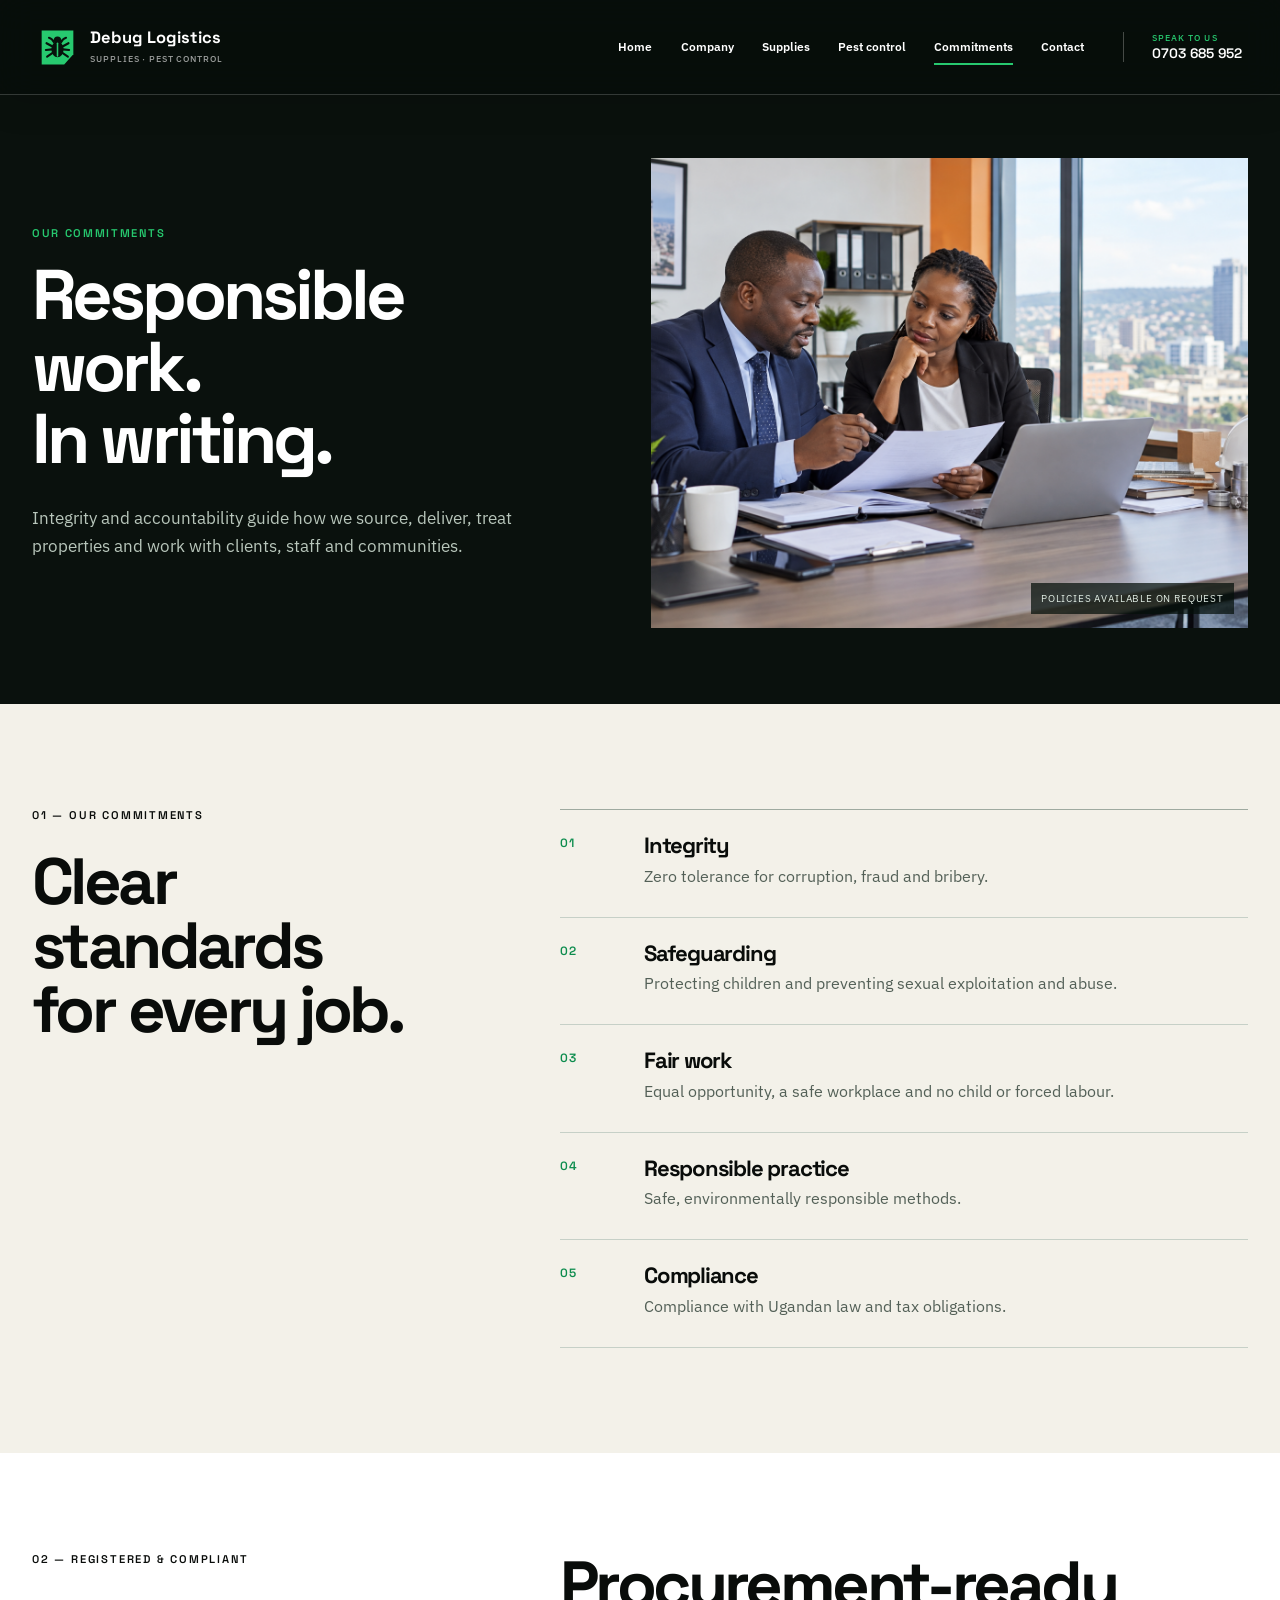
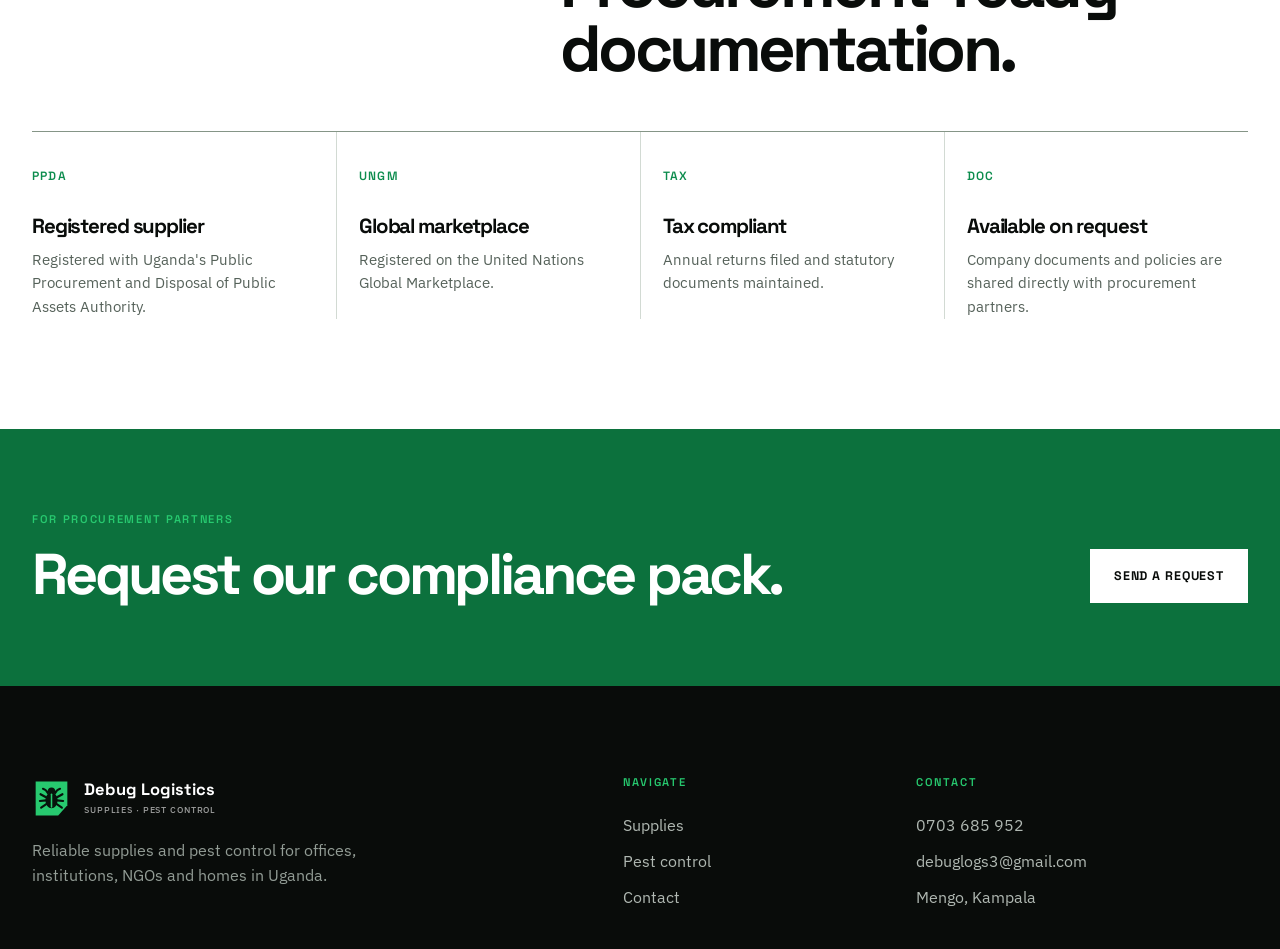
<file: process/index.html>
<!doctype html><html lang="en"><head><base href="../"><meta charset="utf-8"><meta name="viewport" content="width=device-width,initial-scale=1"><title>Our Commitments | Debug Logistics Limited</title><meta name="description" content="The integrity, safeguarding, workplace, environmental and legal commitments that guide Debug Logistics Limited."><link rel="icon" href="favicon.svg?v=debug-logistics-20261104"><link rel="stylesheet" href="assets/styles.css?v=debug-logistics-20261104"></head><body><header class="site-header"></header><main>
<section class="method-hero"><div class="container method-hero-grid"><div><p class="eyebrow light">Our commitments</p><h1>Responsible work.<br>In writing.</h1><p>Integrity and accountability guide how we source, deliver, treat properties and work with clients, staff and communities.</p></div><figure><img src="assets/images/quotation-planning.png" alt="Team reviewing company policies and compliance documents"><figcaption>Policies available on request</figcaption></figure></div></section>
<section class="method-sequence"><div class="container"><div class="method-sequence-head"><p class="section-index">01 — OUR COMMITMENTS</p><h2>Clear standards<br>for every job.</h2></div><div class="method-steps commitment-list"><article><span>01</span><div><h3>Integrity</h3><p>Zero tolerance for corruption, fraud and bribery.</p></div></article><article><span>02</span><div><h3>Safeguarding</h3><p>Protecting children and preventing sexual exploitation and abuse.</p></div></article><article><span>03</span><div><h3>Fair work</h3><p>Equal opportunity, a safe workplace and no child or forced labour.</p></div></article><article><span>04</span><div><h3>Responsible practice</h3><p>Safe, environmentally responsible methods.</p></div></article><article><span>05</span><div><h3>Compliance</h3><p>Compliance with Ugandan law and tax obligations.</p></div></article></div></div></section>
<section class="policy-section"><div class="container"><div class="policy-head"><p class="section-index">02 — REGISTERED &amp; COMPLIANT</p><h2>Procurement-ready documentation.</h2></div><div class="policy-grid"><article><span>PPDA</span><h3>Registered supplier</h3><p>Registered with Uganda's Public Procurement and Disposal of Public Assets Authority.</p></article><article><span>UNGM</span><h3>Global marketplace</h3><p>Registered on the United Nations Global Marketplace.</p></article><article><span>TAX</span><h3>Tax compliant</h3><p>Annual returns filed and statutory documents maintained.</p></article><article><span>DOC</span><h3>Available on request</h3><p>Company documents and policies are shared directly with procurement partners.</p></article></div></div></section>
<section class="method-cta"><div class="container method-cta-inner"><div><p class="eyebrow light">For procurement partners</p><h2>Request our compliance pack.</h2></div><a class="button" href="contact/?enquiry=compliance#quote">Send a request</a></div></section>
</main><footer class="site-footer"><div class="container footer-main"><div><a class="brand" href="./"><span class="brand-mark">D</span><span class="brand-copy">Debug Logistics<small>Supplies · Pest control</small></span></a><p>Reliable supplies and pest control for offices, institutions, NGOs and homes in Uganda.</p></div><div><p class="footer-label">Navigate</p><a href="supplies/">Supplies</a><a href="pest-control/">Pest control</a><a href="contact/">Contact</a></div><div><p class="footer-label">Contact</p><a href="tel:+256703685952">0703 685 952</a><a href="mailto:debuglogs3@gmail.com">debuglogs3@gmail.com</a><p>Mengo, Kampala</p></div></div></footer><script src="assets/script.js?v=debug-logistics-20261104"></script></body></html>
</file>
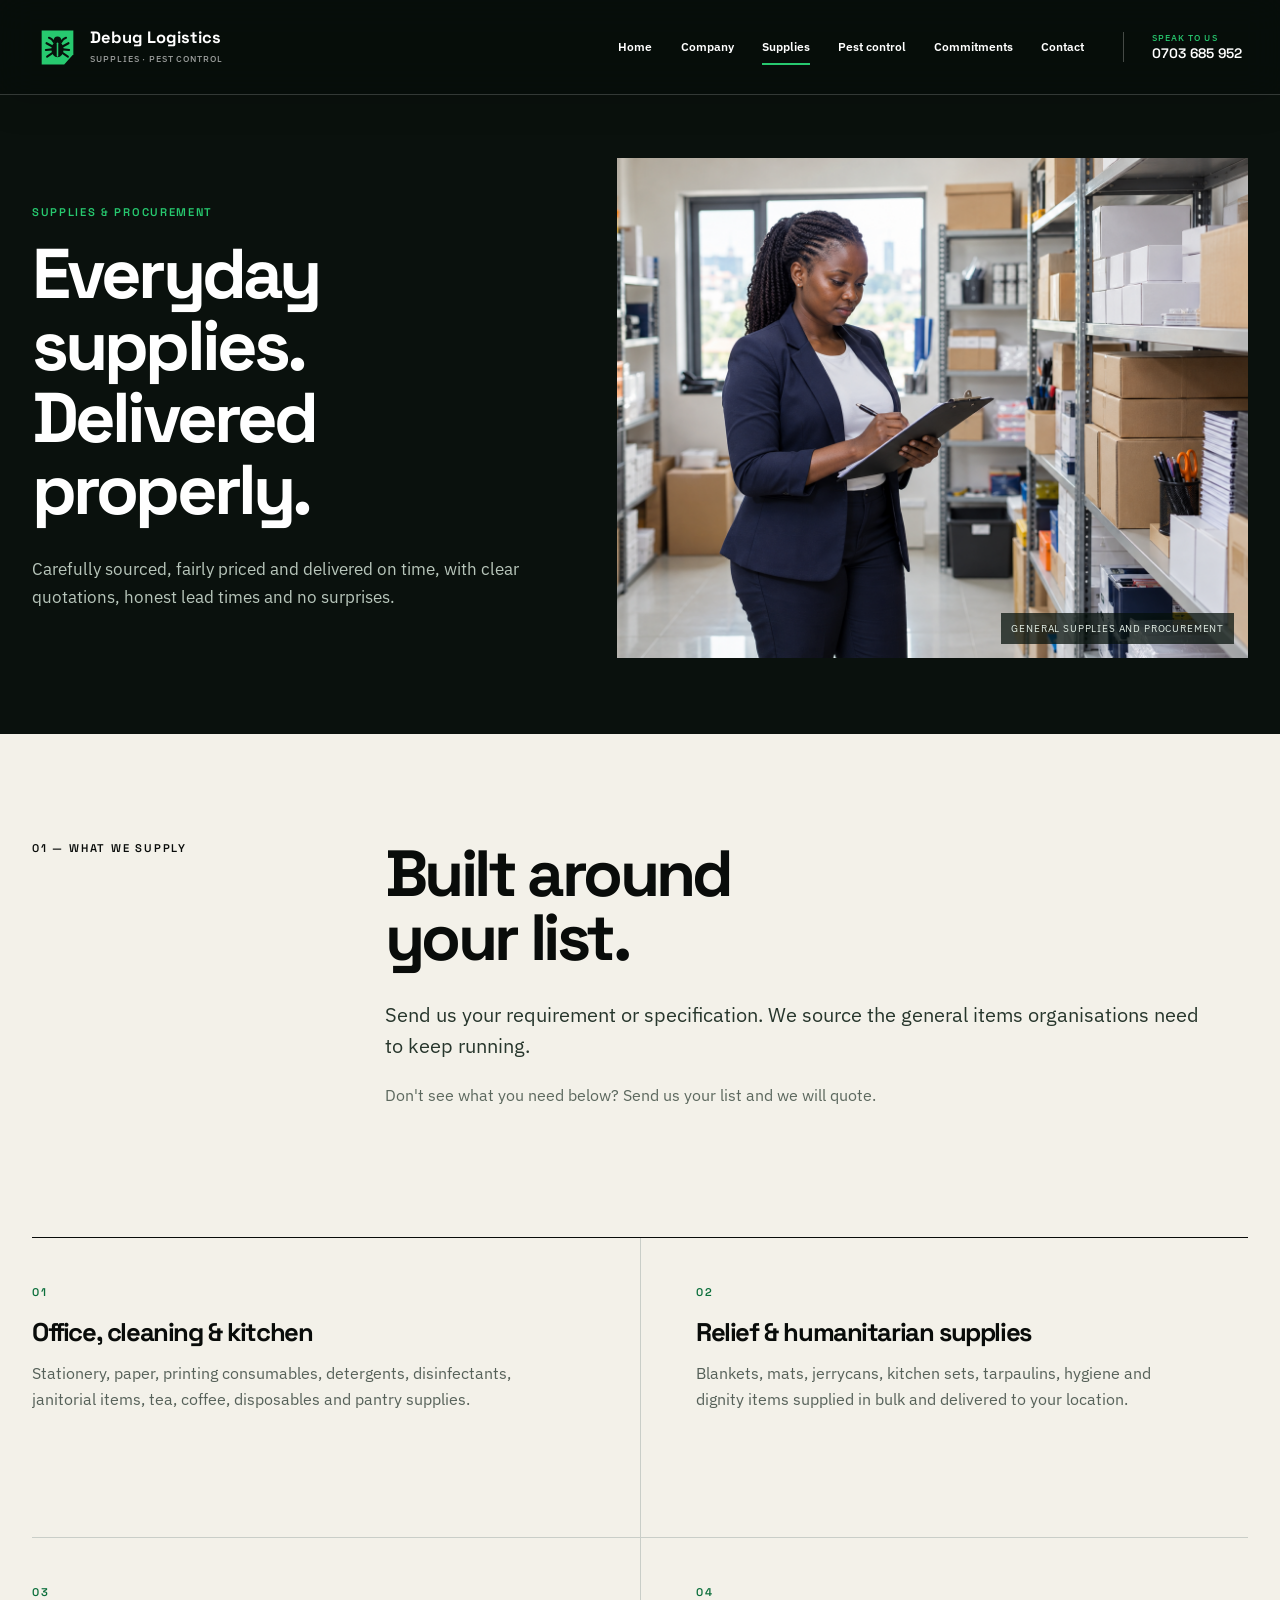
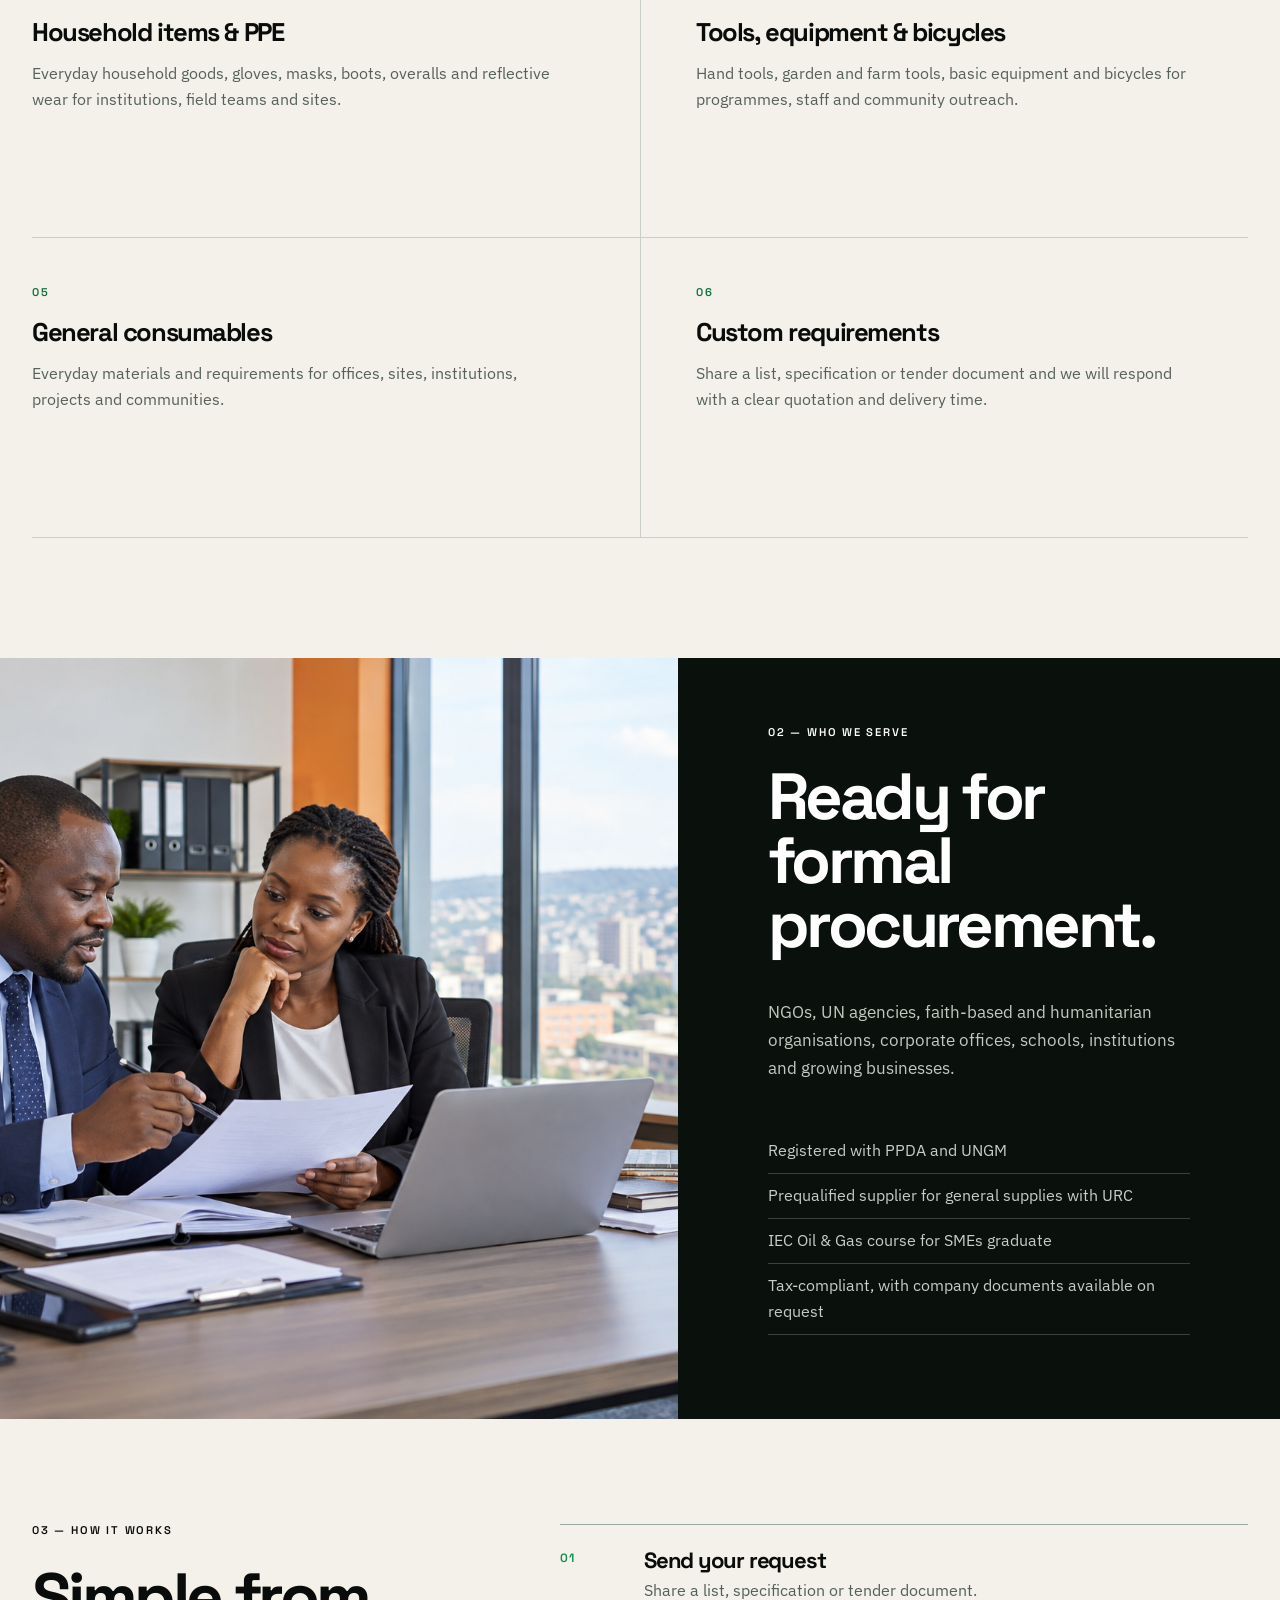
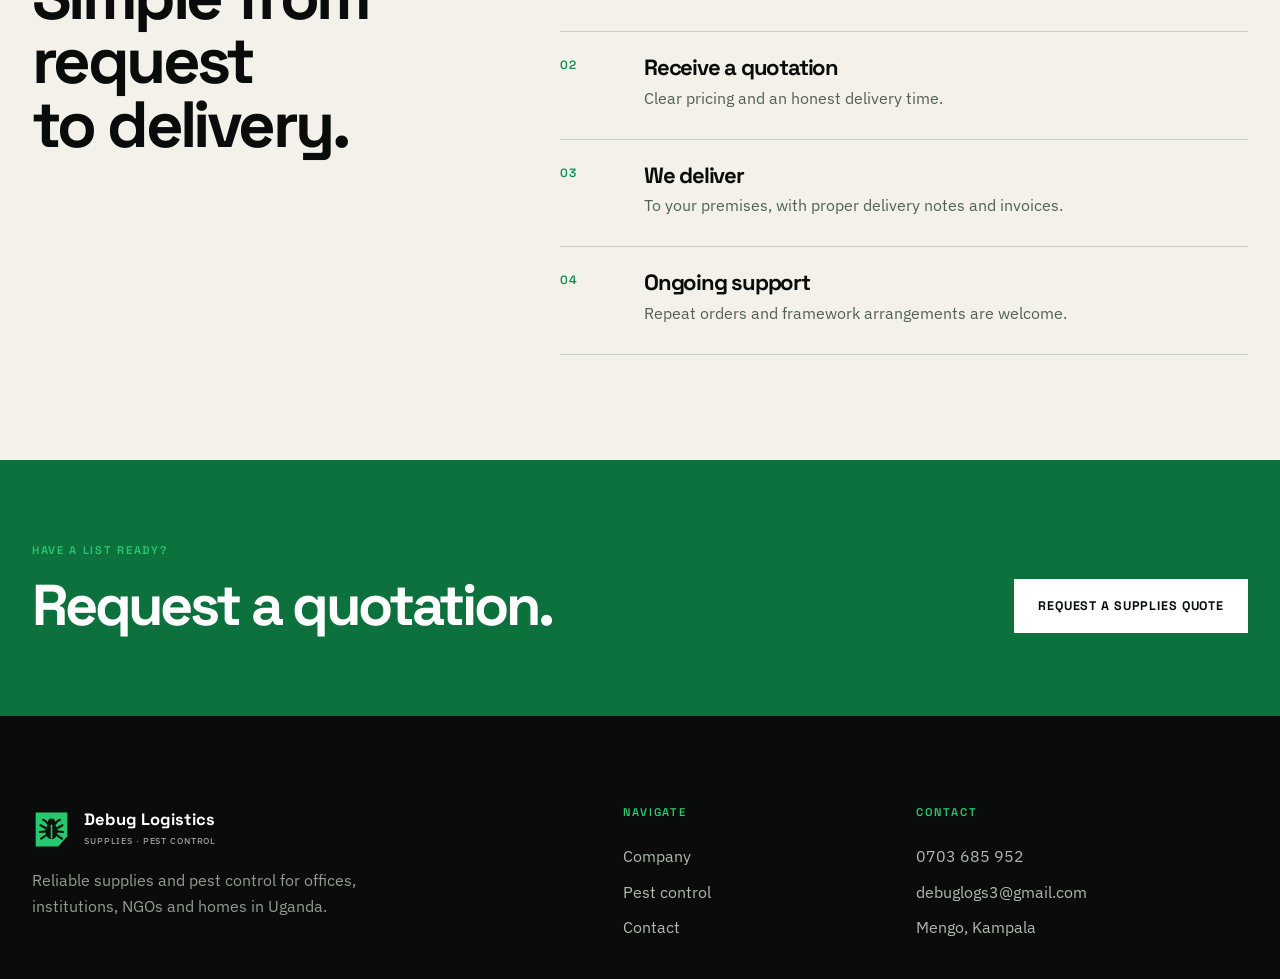
<file: supplies/index.html>
<!doctype html><html lang="en"><head><base href="../"><meta charset="utf-8"><meta name="viewport" content="width=device-width,initial-scale=1"><title>Supplies &amp; Procurement | Debug Logistics Limited</title><meta name="description" content="Dependable office, cleaning, kitchen, relief, PPE, household, tool and bicycle supplies delivered in Uganda."><link rel="icon" href="favicon.svg?v=debug-logistics-20261104"><link rel="stylesheet" href="assets/styles.css?v=debug-logistics-20261104"></head><body>
<header class="site-header"></header><main>
  <section class="about-hero"><div class="container about-hero-grid"><div class="about-hero-copy"><p class="eyebrow light">Supplies &amp; Procurement</p><h1>Everyday supplies.<br>Delivered properly.</h1><p>Carefully sourced, fairly priced and delivered on time, with clear quotations, honest lead times and no surprises.</p></div><figure><img src="assets/images/procurement-stockroom.png" alt="Organised shelves of general supplies ready for delivery"><figcaption>General supplies and procurement</figcaption></figure></div></section>
  <section class="company-story"><div class="container company-story-grid"><p class="section-index">01 — WHAT WE SUPPLY</p><div class="reveal"><h2>Built around<br>your list.</h2><p class="intro">Send us your requirement or specification. We source the general items organisations need to keep running.</p><p>Don't see what you need below? Send us your list and we will quote.</p></div></div></section>
  <section class="supply-catalogue"><div class="container category-grid">
    <article class="category reveal"><span class="eyebrow">01</span><h3>Office, cleaning &amp; kitchen</h3><p>Stationery, paper, printing consumables, detergents, disinfectants, janitorial items, tea, coffee, disposables and pantry supplies.</p></article>
    <article class="category reveal"><span class="eyebrow">02</span><h3>Relief &amp; humanitarian supplies</h3><p>Blankets, mats, jerrycans, kitchen sets, tarpaulins, hygiene and dignity items supplied in bulk and delivered to your location.</p></article>
    <article class="category reveal"><span class="eyebrow">03</span><h3>Household items &amp; PPE</h3><p>Everyday household goods, gloves, masks, boots, overalls and reflective wear for institutions, field teams and sites.</p></article>
    <article class="category reveal"><span class="eyebrow">04</span><h3>Tools, equipment &amp; bicycles</h3><p>Hand tools, garden and farm tools, basic equipment and bicycles for programmes, staff and community outreach.</p></article>
    <article class="category reveal"><span class="eyebrow">05</span><h3>General consumables</h3><p>Everyday materials and requirements for offices, sites, institutions, projects and communities.</p></article>
    <article class="category reveal"><span class="eyebrow">06</span><h3>Custom requirements</h3><p>Share a list, specification or tender document and we will respond with a clear quotation and delivery time.</p></article>
  </div></section>
  <section class="company-field"><div class="company-field-image"><img src="assets/images/quotation-planning.png" alt="Procurement professionals reviewing a quotation and delivery plan" loading="lazy"></div><div class="company-field-copy reveal"><p class="section-index">02 — WHO WE SERVE</p><h2>Ready for formal procurement.</h2><p>NGOs, UN agencies, faith-based and humanitarian organisations, corporate offices, schools, institutions and growing businesses.</p><ul class="scope-list light-list"><li>Registered with PPDA and UNGM</li><li>Prequalified supplier for general supplies with URC</li><li>IEC Oil &amp; Gas course for SMEs graduate</li><li>Tax-compliant, with company documents available on request</li></ul></div></section>
  <section class="method-sequence"><div class="container"><div class="method-sequence-head"><p class="section-index">03 — HOW IT WORKS</p><h2>Simple from request<br>to delivery.</h2></div><div class="method-steps"><article class="reveal"><span>01</span><div><h3>Send your request</h3><p>Share a list, specification or tender document.</p></div></article><article class="reveal"><span>02</span><div><h3>Receive a quotation</h3><p>Clear pricing and an honest delivery time.</p></div></article><article class="reveal"><span>03</span><div><h3>We deliver</h3><p>To your premises, with proper delivery notes and invoices.</p></div></article><article class="reveal"><span>04</span><div><h3>Ongoing support</h3><p>Repeat orders and framework arrangements are welcome.</p></div></article></div></div></section>
  <section class="method-cta"><div class="container method-cta-inner"><div><p class="eyebrow light">Have a list ready?</p><h2>Request a quotation.</h2></div><a class="button" href="contact/?enquiry=supplies#quote">Request a supplies quote</a></div></section>
</main><footer class="site-footer"><div class="container footer-main"><div><a class="brand" href="./"><span class="brand-mark">D</span><span class="brand-copy">Debug Logistics<small>Supplies · Pest control</small></span></a><p>Reliable supplies and pest control for offices, institutions, NGOs and homes in Uganda.</p></div><div><p class="footer-label">Navigate</p><a href="about/">Company</a><a href="pest-control/">Pest control</a><a href="contact/">Contact</a></div><div><p class="footer-label">Contact</p><a href="tel:+256703685952">0703 685 952</a><a href="mailto:debuglogs3@gmail.com">debuglogs3@gmail.com</a><p>Mengo, Kampala</p></div></div></footer><script src="assets/script.js?v=debug-logistics-20261104"></script></body></html>
</file>
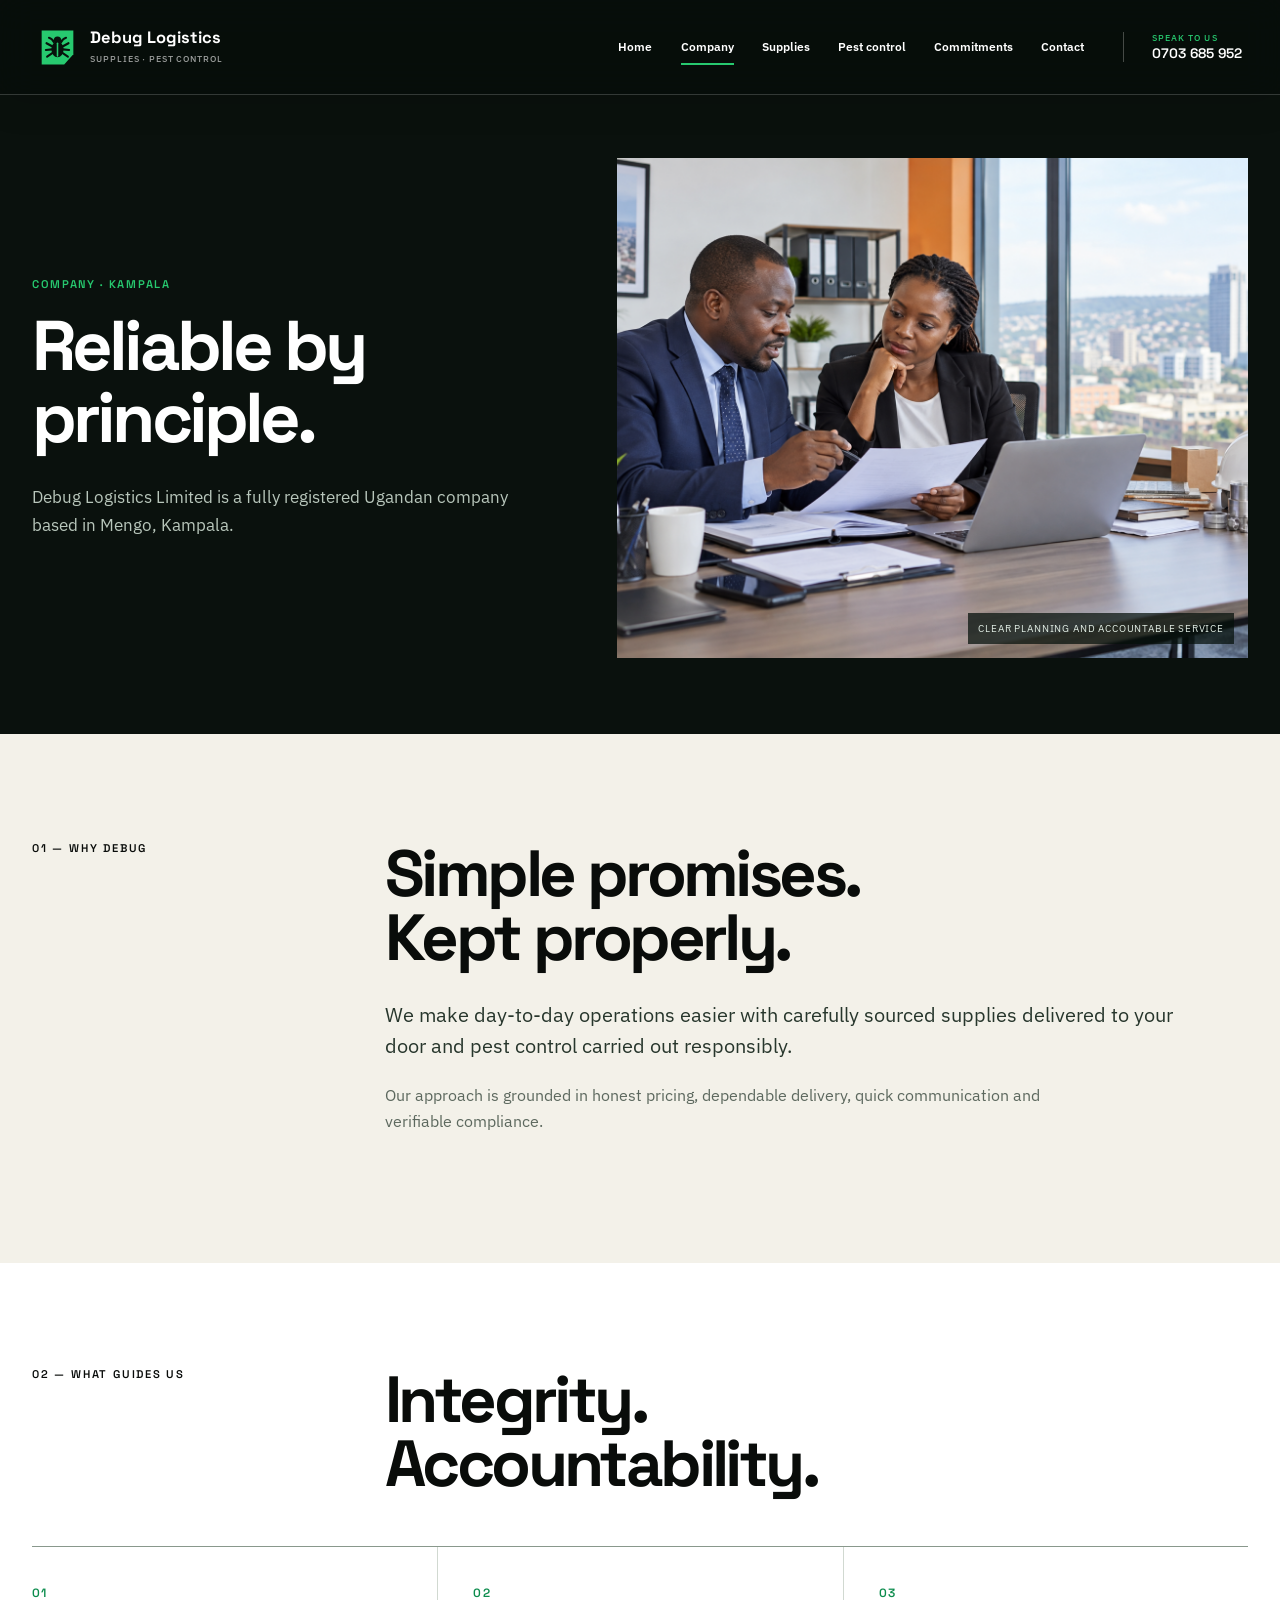
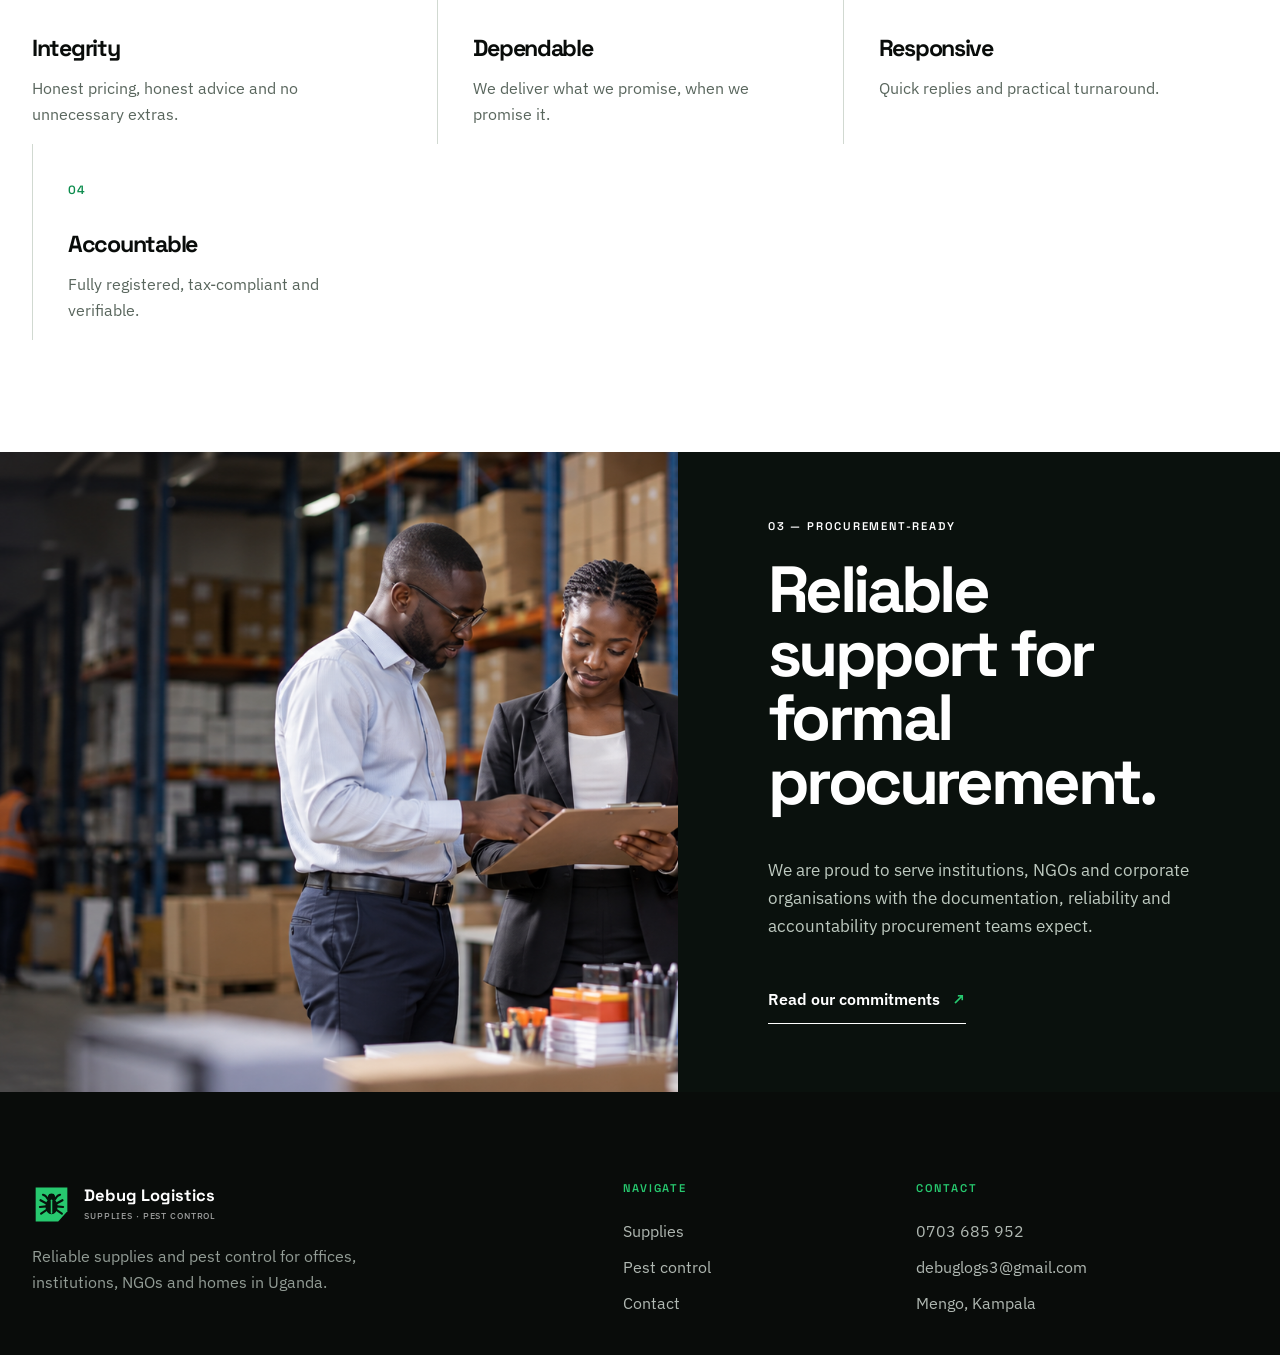
<file: about.html>
<!doctype html>
<html lang="en"><head><meta charset="utf-8"><meta name="viewport" content="width=device-width,initial-scale=1">
<title>Company | Debug Logistics Limited</title><meta http-equiv="refresh" content="0;url=about/">
<link rel="canonical" href="https://zorah11.github.io/debug-logistics/about/">
<script>location.replace('about/' + location.search + location.hash)</script></head>
<body><p>This page has moved to <a href="about/">about/</a>.</p></body></html>
</file>
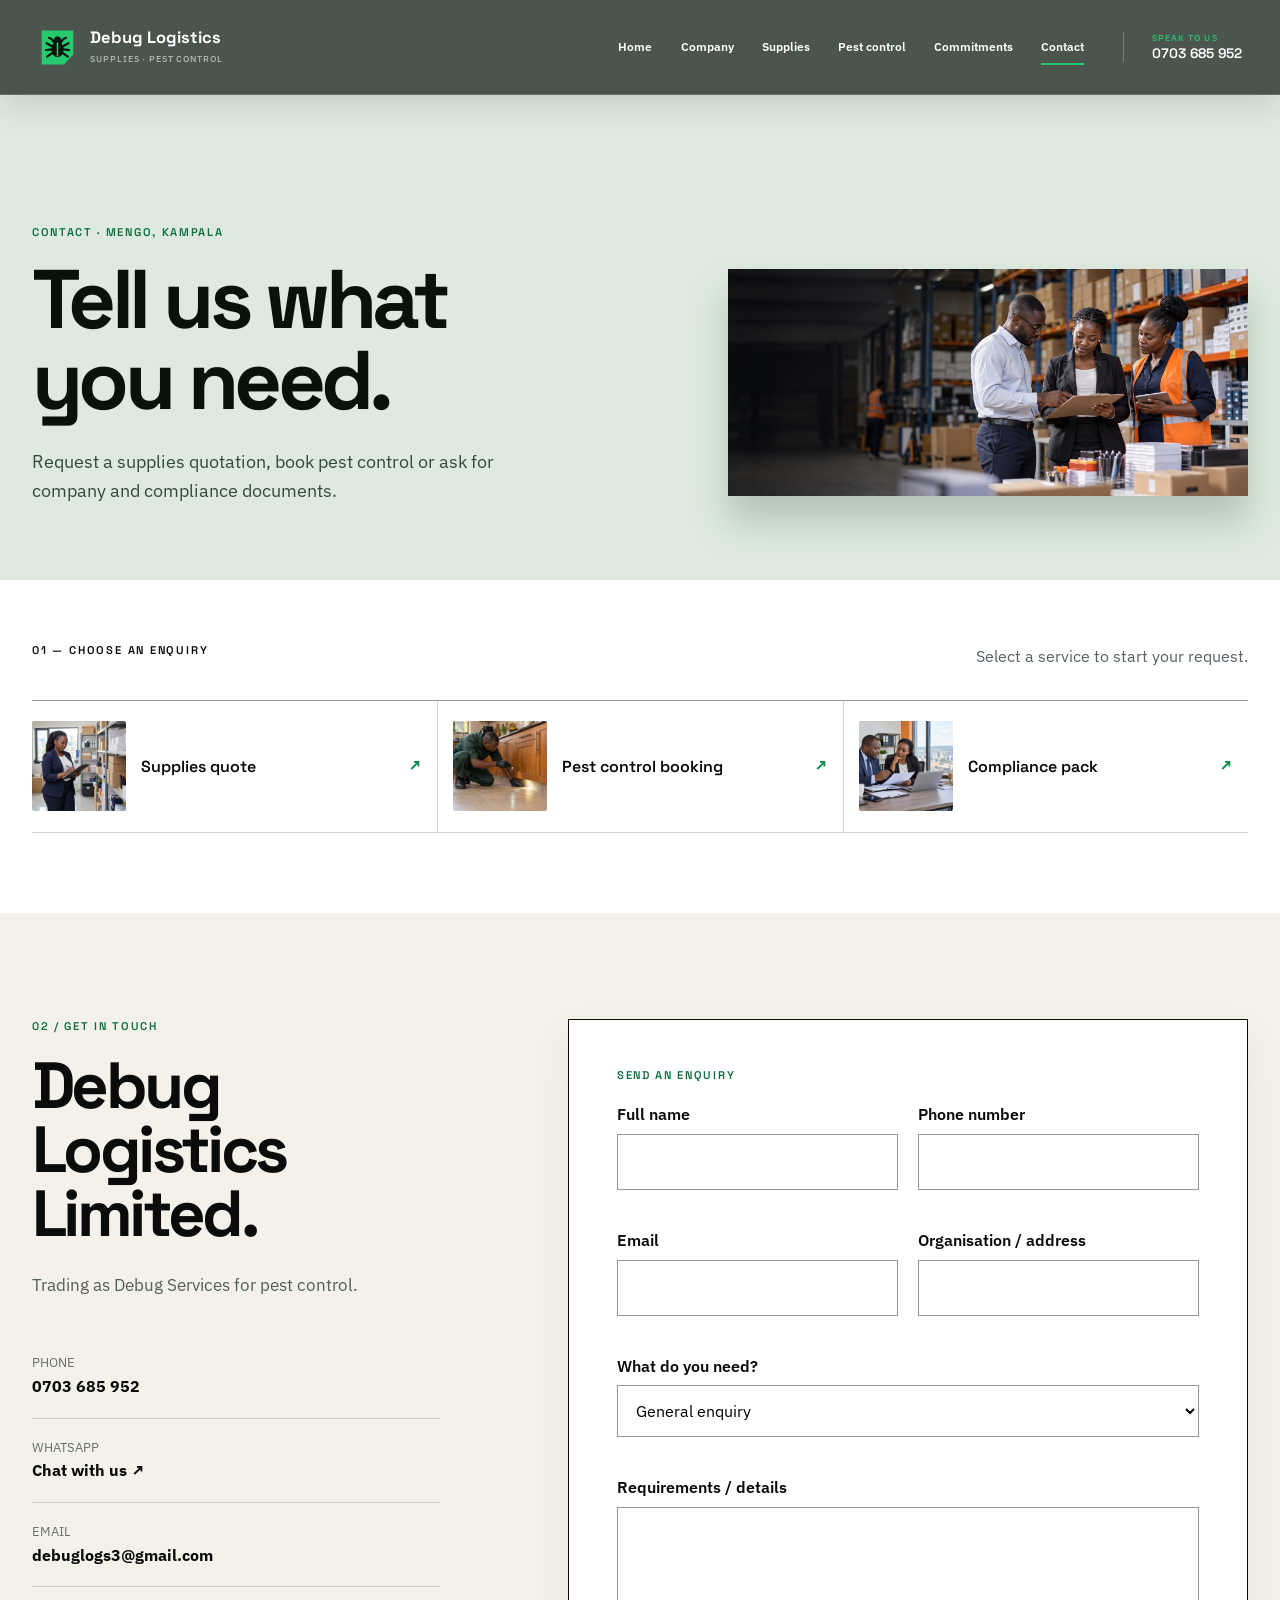
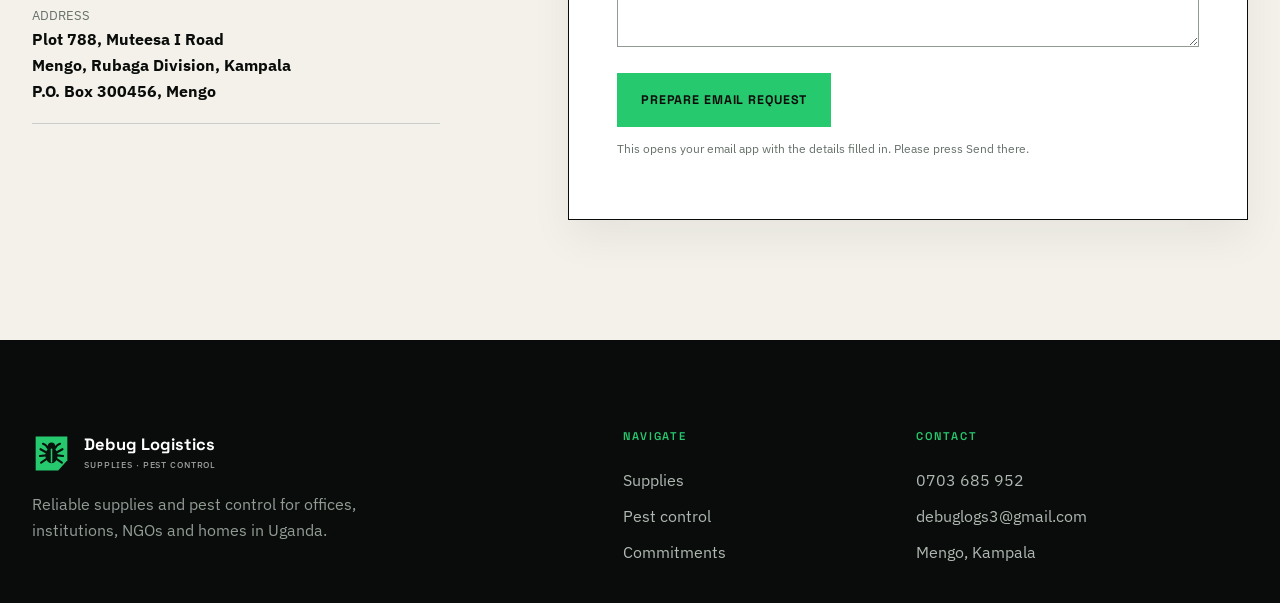
<file: contact.html>
<!doctype html>
<html lang="en"><head><meta charset="utf-8"><meta name="viewport" content="width=device-width,initial-scale=1">
<title>Contact | Debug Logistics Limited</title><meta http-equiv="refresh" content="0;url=contact/">
<link rel="canonical" href="https://zorah11.github.io/debug-logistics/contact/">
<script>location.replace('contact/' + location.search + location.hash)</script></head>
<body><p>This page has moved to <a href="contact/">contact/</a>.</p></body></html>
</file>
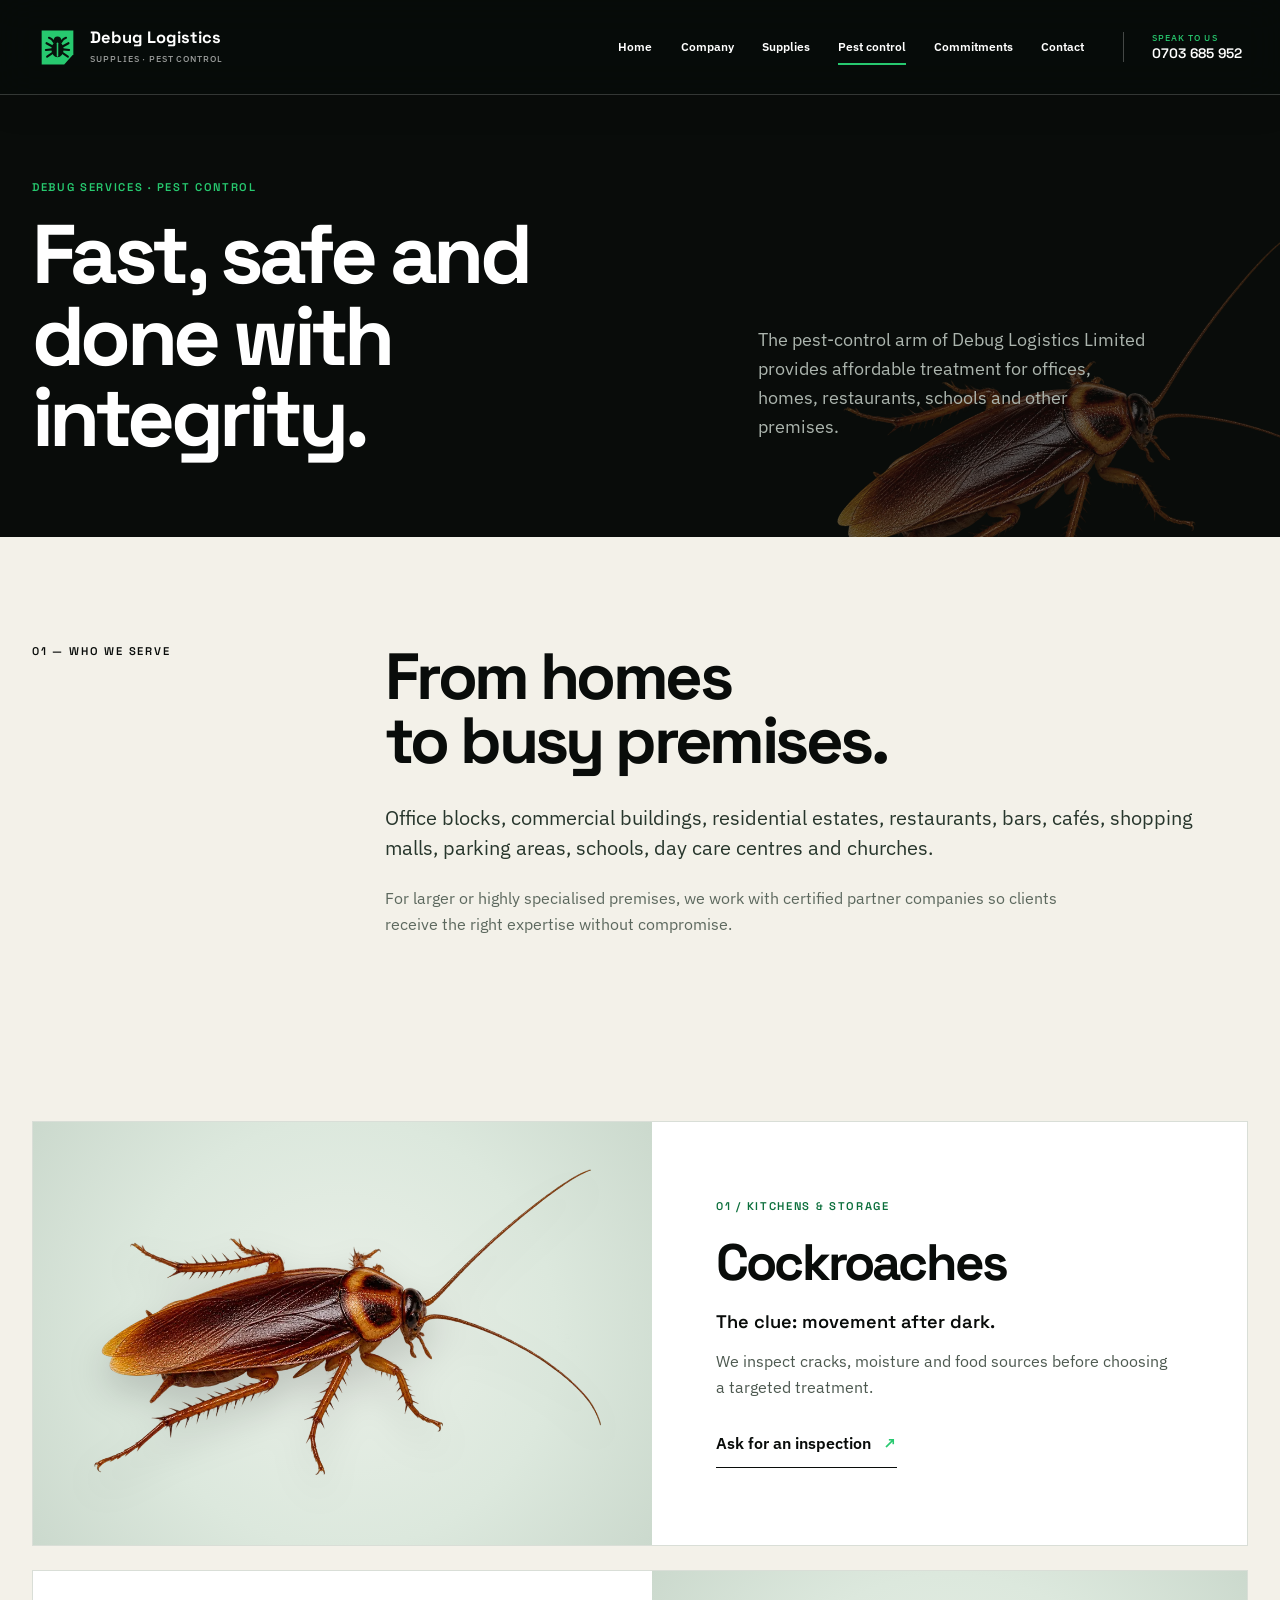
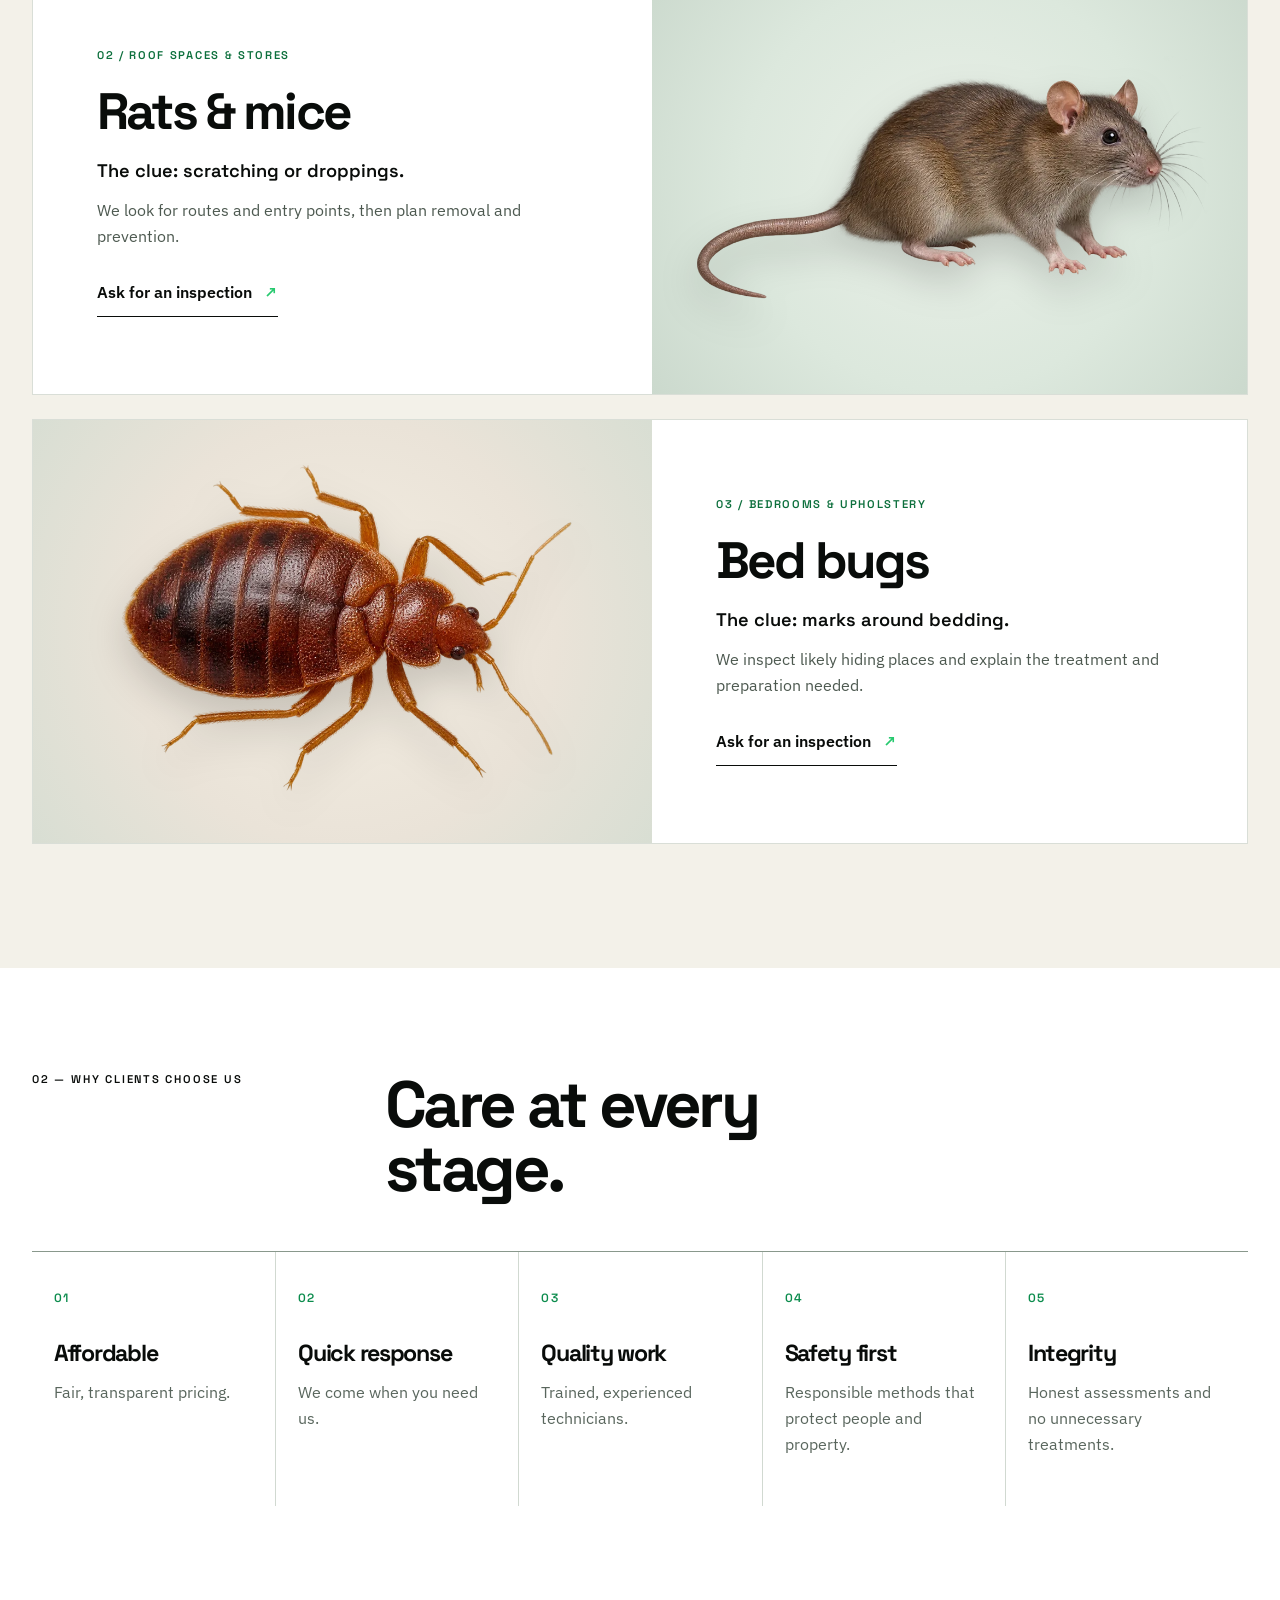
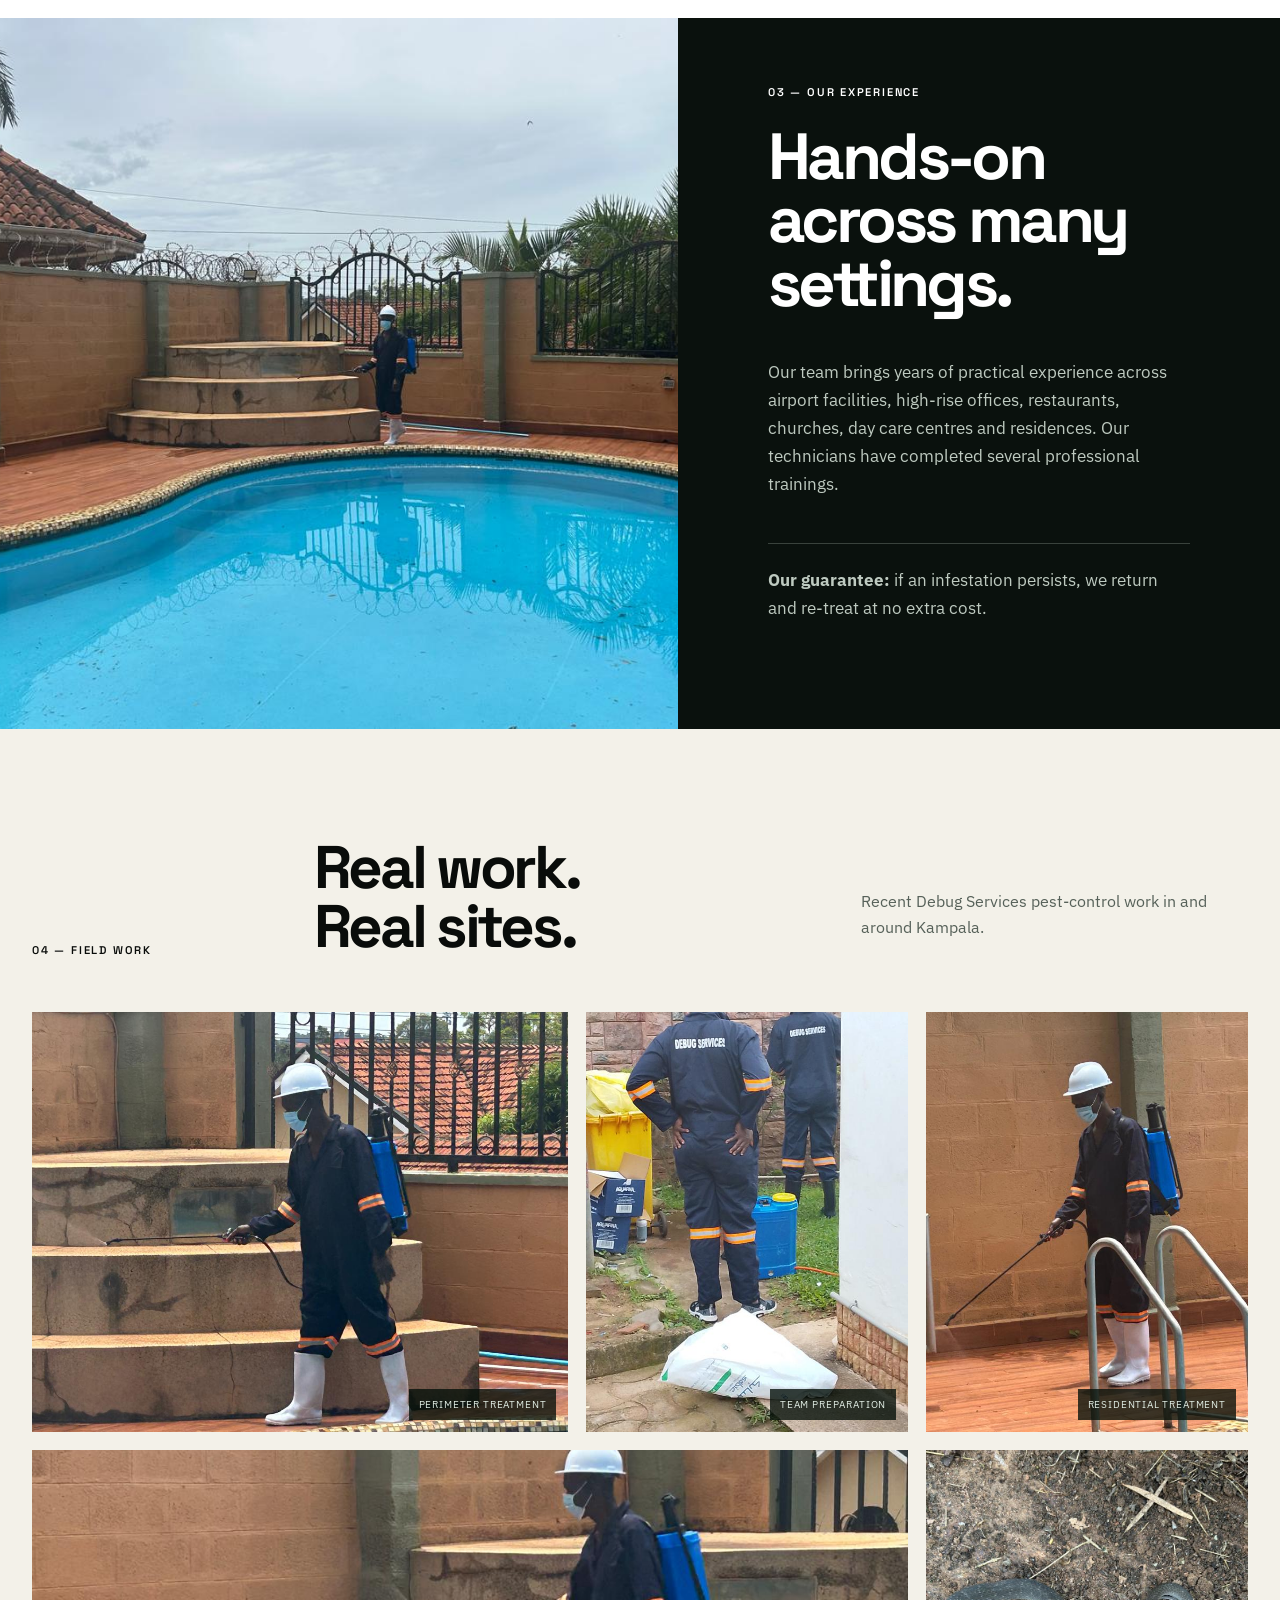
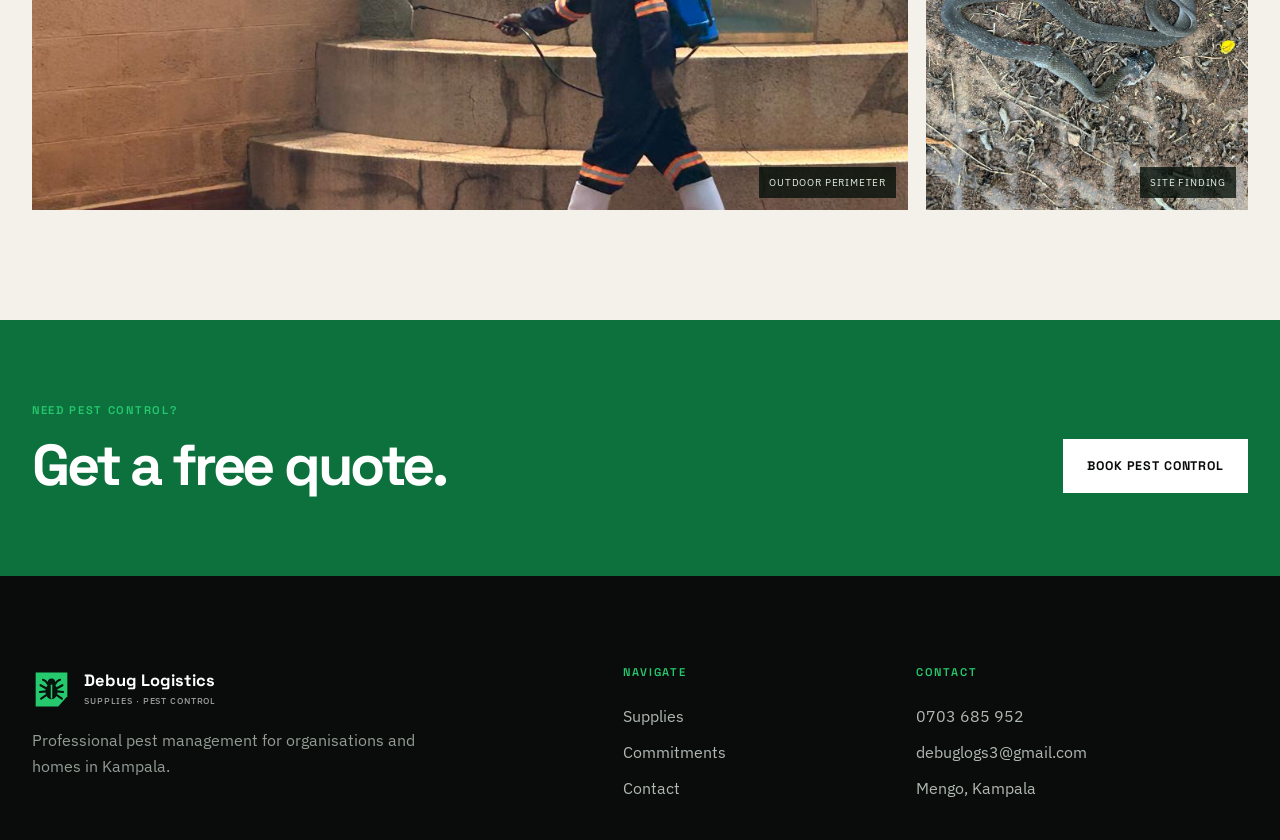
<file: pest-control.html>
<!doctype html><html lang="en"><head><meta charset="utf-8"><title>Pest Control | Debug Services</title><meta http-equiv="refresh" content="0;url=pest-control/"><link rel="canonical" href="https://zorah11.github.io/debug-logistics/pest-control/"><script>location.replace('pest-control/' + location.search + location.hash)</script></head><body><p>This page has moved to <a href="pest-control/">pest-control/</a>.</p></body></html>
</file>
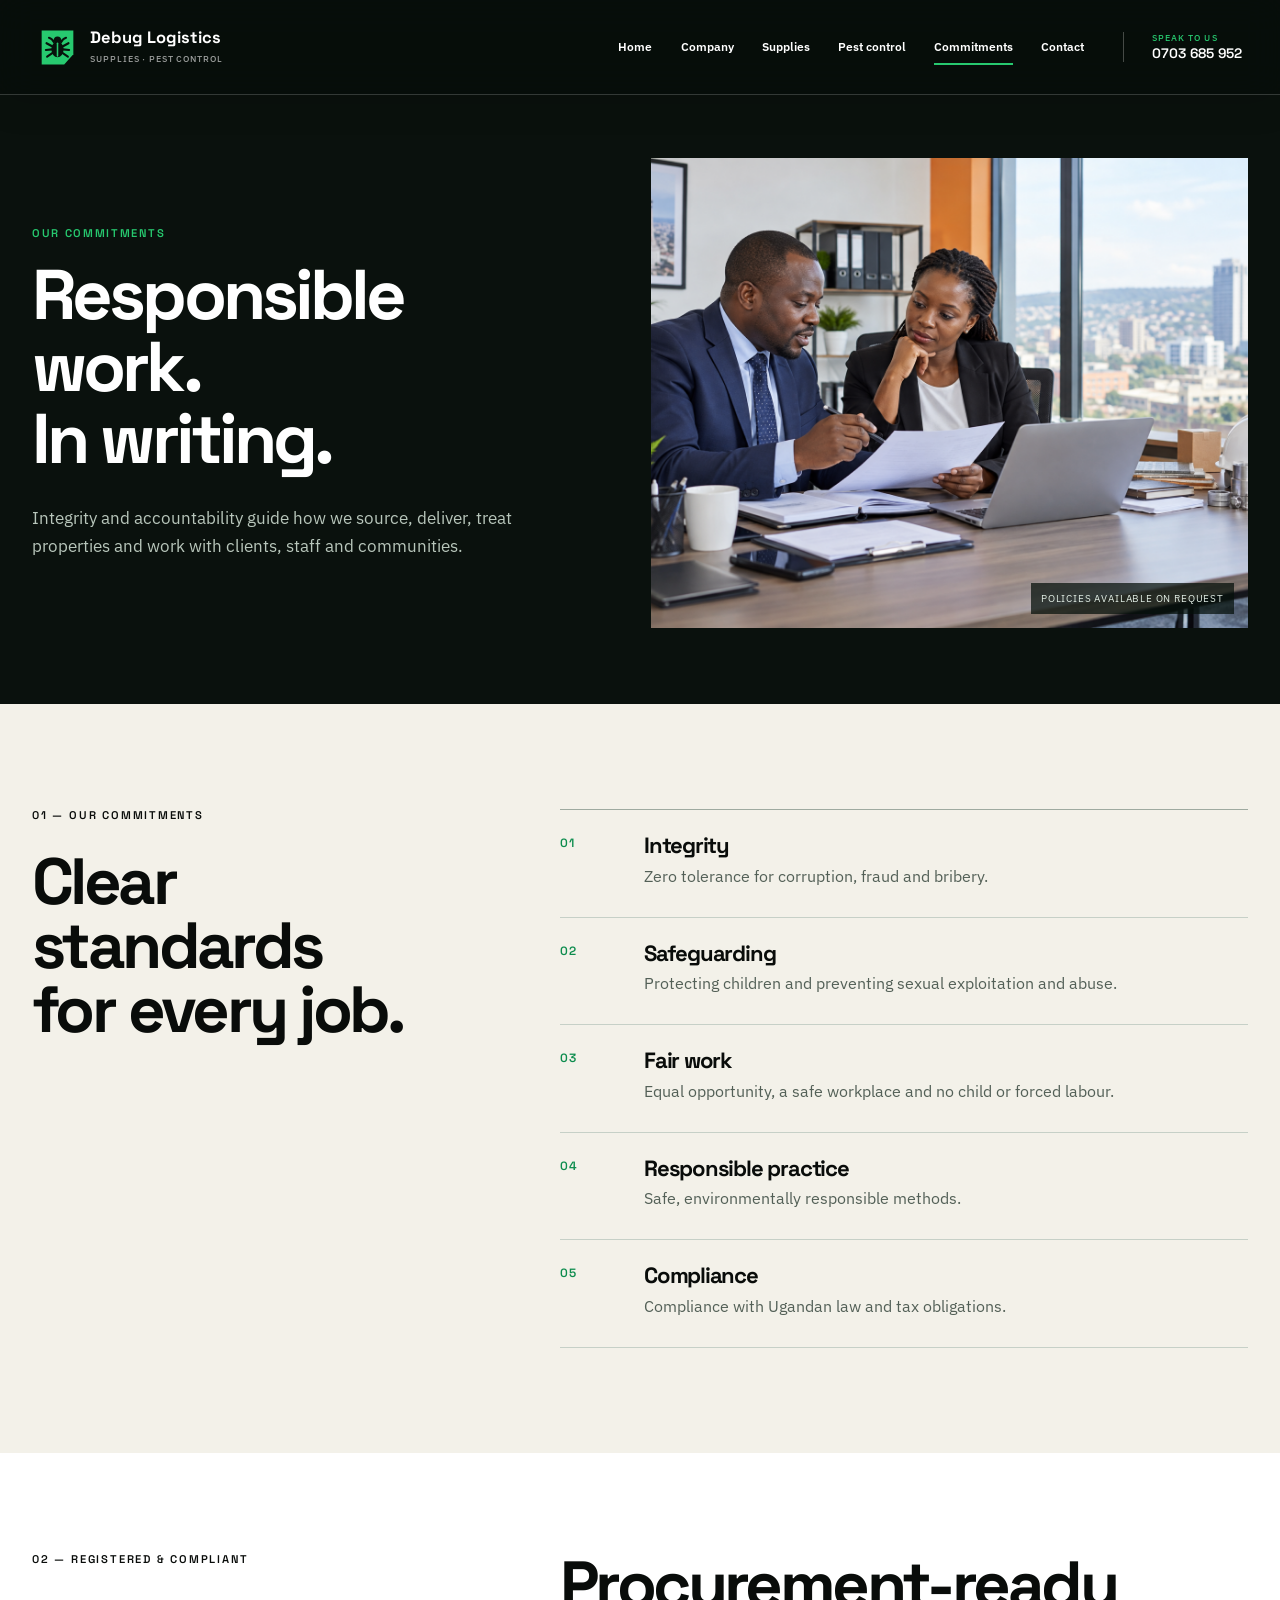
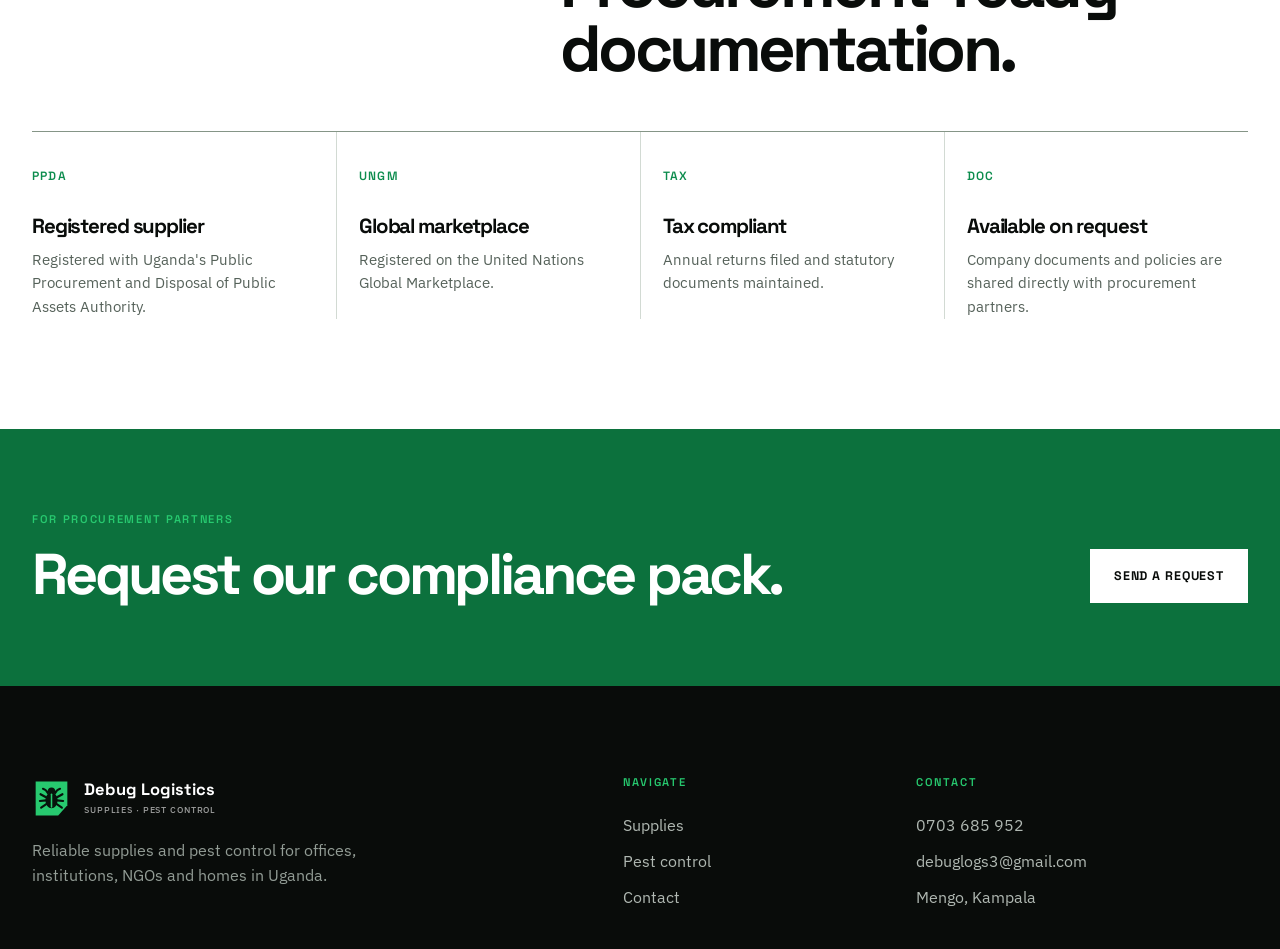
<file: process.html>
<!doctype html>
<html lang="en"><head><meta charset="utf-8"><meta name="viewport" content="width=device-width,initial-scale=1">
<title>Our Commitments | Debug Logistics Limited</title><meta http-equiv="refresh" content="0;url=process/">
<link rel="canonical" href="https://zorah11.github.io/debug-logistics/process/">
<script>location.replace('process/' + location.search + location.hash)</script></head>
<body><p>This page has moved to <a href="process/">process/</a>.</p></body></html>
</file>
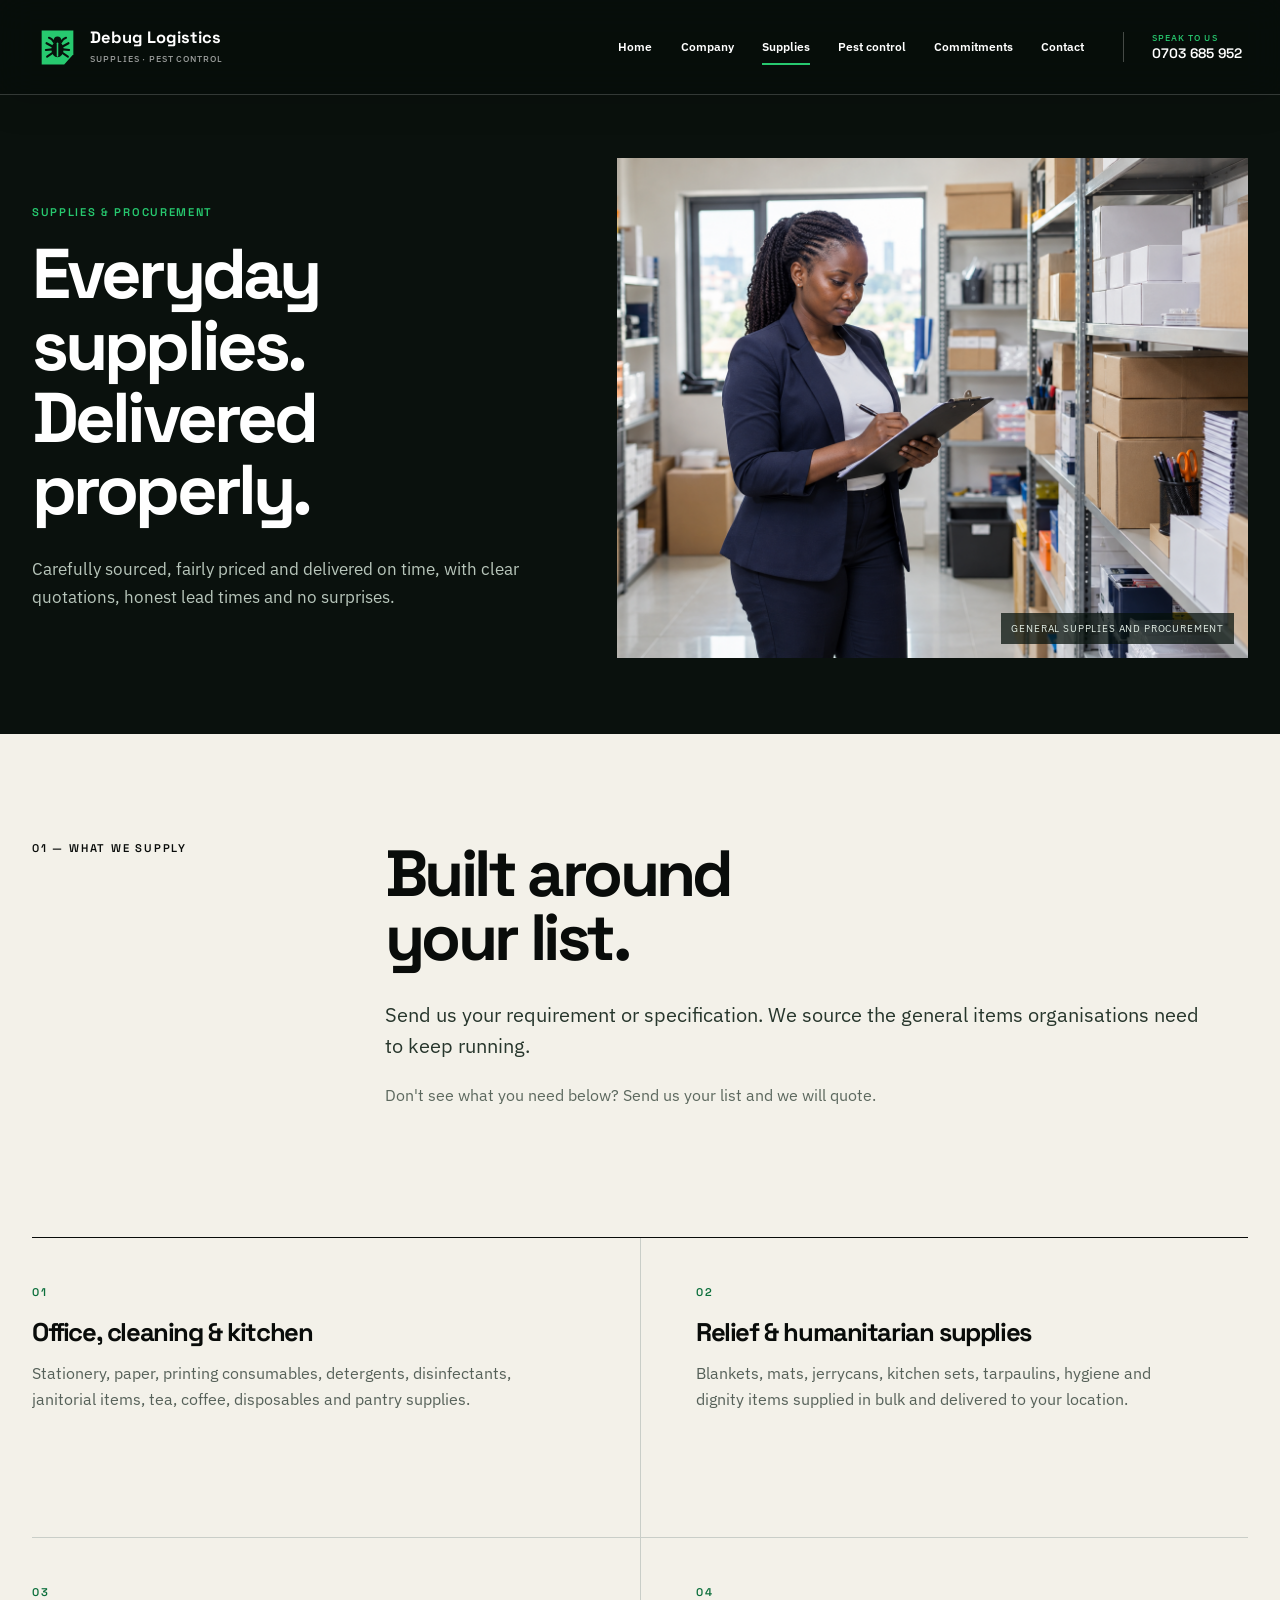
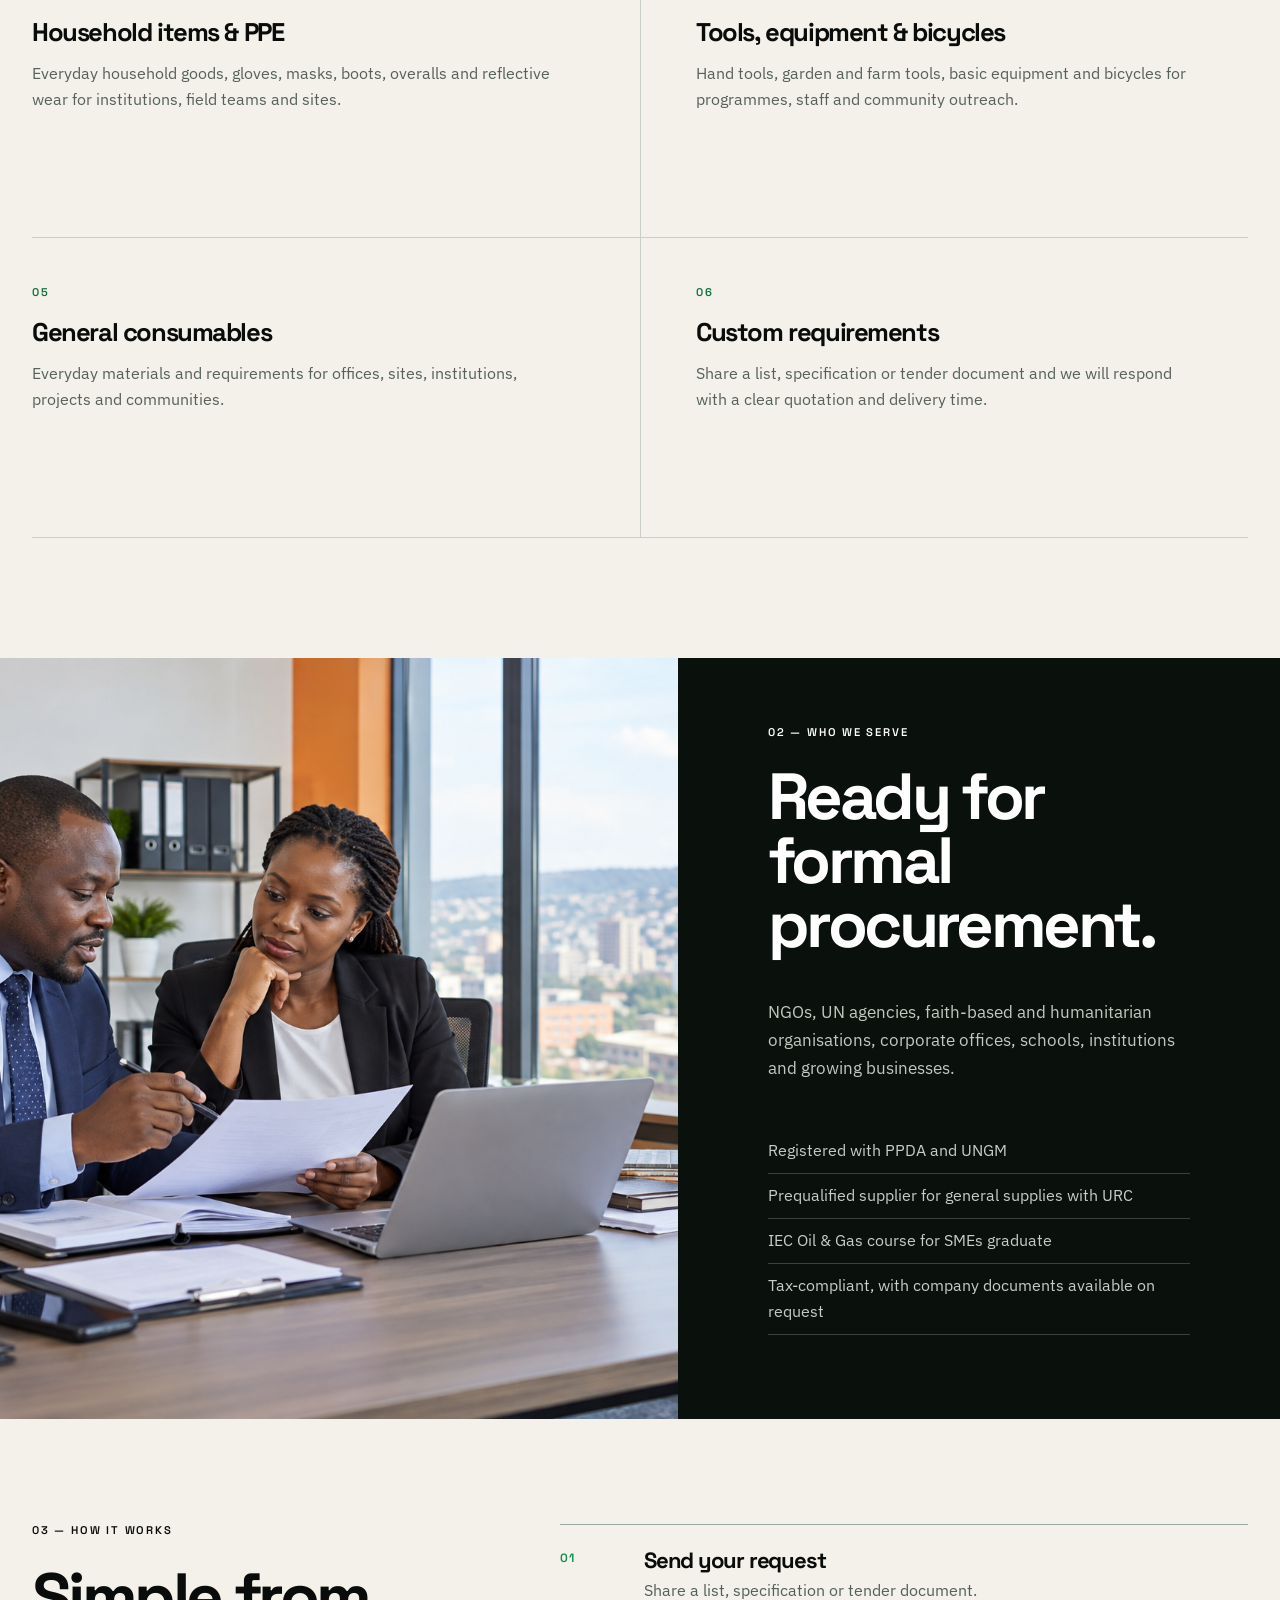
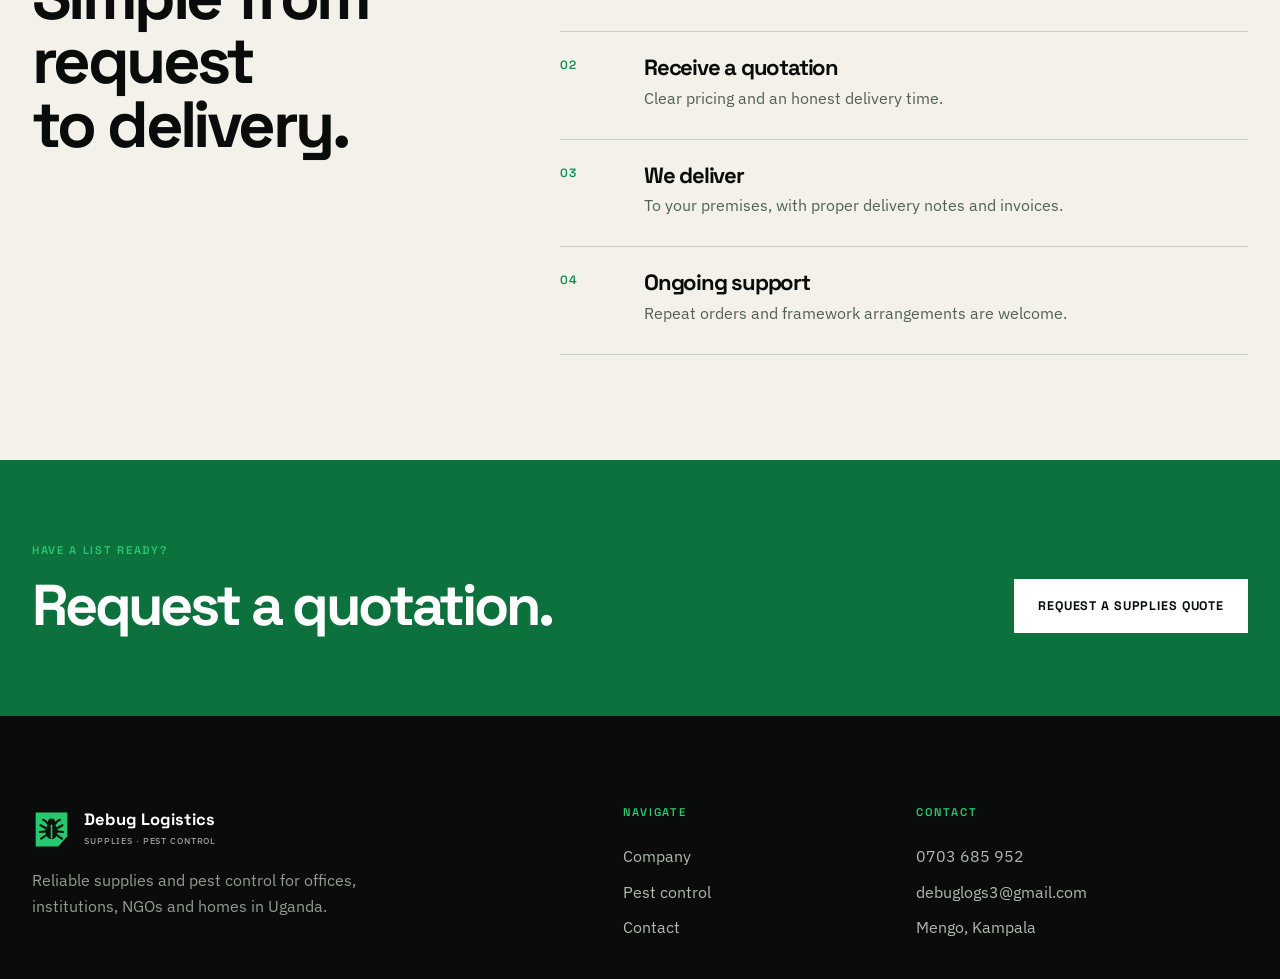
<file: supplies.html>
<!doctype html>
<html lang="en"><head><meta charset="utf-8"><meta name="viewport" content="width=device-width,initial-scale=1">
<title>Supplies &amp; Procurement | Debug Logistics Limited</title><meta http-equiv="refresh" content="0;url=supplies/">
<link rel="canonical" href="https://zorah11.github.io/debug-logistics/supplies/">
<script>location.replace('supplies/' + location.search + location.hash)</script></head>
<body><p>This page has moved to <a href="supplies/">supplies/</a>.</p></body></html>
</file>
<file: assets/styles.css>
@import url('https://fonts.googleapis.com/css2?family=IBM+Plex+Sans:wght@400;500;600&family=Space+Grotesk:wght@500;600;700&display=swap');
:root{--black:#090c0a;--coal:#111713;--green:#27c96f;--green-deep:#0c6f3c;--paper:#f3f1e9;--white:#fff;--grey:#a8b0aa;--line:#c9cec8;--display:'Space Grotesk',Arial,sans-serif;--body:'IBM Plex Sans',Arial,sans-serif;--orange:#27c96f;--navy:#090c0a;--navy-2:#111713}
*{box-sizing:border-box}html{scroll-behavior:smooth}body{margin:0;background:var(--paper);color:var(--black);font:400 16px/1.62 var(--body)}body.menu-open{overflow:hidden}a{color:inherit;text-decoration:none}img{display:block;width:100%;height:100%;object-fit:cover}button,input,select,textarea{font:inherit}.container{width:min(1240px,calc(100% - 64px));margin-inline:auto}h1,h2,h3{margin:0;font-family:var(--display);line-height:.98;letter-spacing:-.055em}h1{font-size:clamp(4.2rem,7.7vw,8.5rem)}h2{font-size:clamp(2.8rem,5.1vw,5.7rem)}h3{font-size:1.45rem}.issue-label,.section-index,.footer-label{margin:0;font:600 .7rem/1.2 var(--display);letter-spacing:.16em;text-transform:uppercase}.intro{font-size:clamp(1.12rem,1.6vw,1.35rem);line-height:1.5}.site-header{position:absolute;z-index:50;top:0;width:100%;border-bottom:1px solid rgba(255,255,255,.22);color:#fff}.header-inner{height:94px;display:grid;grid-template-columns:1.2fr auto .8fr;align-items:center;gap:40px}.brand{display:flex;align-items:center;gap:13px}.brand-mark{width:39px;height:46px;display:grid;place-items:center;background:var(--green);color:var(--black);font:700 1.3rem var(--display);clip-path:polygon(0 0,100% 0,100% 78%,72% 100%,0 100%)}.brand-copy{font:700 1.03rem/1 var(--display)}.brand-copy small{display:block;margin-top:6px;color:rgba(255,255,255,.6);font:500 .55rem var(--body);letter-spacing:.1em;text-transform:uppercase}.nav{display:flex;align-items:center;gap:27px}.nav a{position:relative;padding:8px 0;font-size:.76rem;font-weight:600}.nav a:after{content:'';position:absolute;right:0;bottom:0;left:0;height:2px;background:var(--green);transform:scaleX(0);transform-origin:left;transition:transform .22s}.nav a:hover:after,.nav a.active:after{transform:scaleX(1)}.header-call{justify-self:end;border-left:1px solid rgba(255,255,255,.25);padding-left:28px;font:600 .86rem var(--display)}.header-call small{display:block;color:var(--green);font:500 .57rem var(--body);letter-spacing:.12em;text-transform:uppercase}.menu-toggle{display:none}
.hero{position:relative;min-height:920px;background:var(--black);color:#fff}.hero-photo{position:absolute;top:0;right:0;width:58%;height:100%}.hero-photo:before{content:'';position:absolute;z-index:1;inset:0;background:linear-gradient(90deg,var(--black) 0%,transparent 35%)}.hero-block{position:relative;z-index:2;width:min(1240px,calc(100% - 64px));margin:auto;padding-top:230px}.hero-block>p:not(.issue-label){max-width:610px;margin:32px 0;color:#c7cec9;font-size:1.12rem}.hero h1{max-width:820px}.hero h1 span{color:var(--green)}.hero-actions{display:flex;align-items:center;gap:30px}.button{display:inline-flex;min-height:54px;align-items:center;padding:0 24px;background:var(--green);color:var(--black);font:700 .78rem var(--display);text-transform:uppercase;letter-spacing:.07em;transition:background .2s,transform .2s}.button:hover{background:#5ce694;transform:translateY(-2px)}.plain-link{display:inline-flex;gap:12px;align-items:center;padding:10px 0;border-bottom:1px solid currentColor;font-weight:600}.plain-link span{color:var(--green)}.hero-facts{display:flex;gap:0;margin:75px 0 0}.hero-facts div{min-width:185px;padding:17px 25px 0 0;border-top:1px solid rgba(255,255,255,.35)}.hero-facts dt{color:var(--grey);font-size:.67rem;text-transform:uppercase;letter-spacing:.12em}.hero-facts dd{margin:3px 0 0;font-weight:600}.dispatch{padding:130px 0 0}.dispatch-grid{display:grid;grid-template-columns:.45fr 1.55fr;gap:6vw;margin-bottom:75px}.dispatch-grid h2{max-width:900px}.dispatch-grid .intro{max-width:740px;margin:28px 0 0;color:#4e5951}.service-ledger{border-top:1px solid var(--black)}.service-ledger a{display:grid;grid-template-columns:9% 36% 30% 25%;align-items:center;min-height:150px;padding:20px max(32px,calc((100vw - 1240px)/2));border-bottom:1px solid var(--line);transition:background .22s,color .22s}.service-ledger a:hover{background:var(--black);color:#fff}.service-ledger span{color:var(--green-deep);font:600 .75rem var(--display)}.service-ledger strong{font:600 clamp(1.4rem,2.2vw,2rem)/1.1 var(--display);letter-spacing:-.03em}.service-ledger em{color:#69736c;font-style:normal;font-size:.82rem}.service-ledger b{justify-self:end;font-size:.76rem}.field-note{display:grid;grid-template-columns:1fr 1fr;min-height:850px;background:var(--black);color:#fff}.field-image{min-height:700px}.field-image img{object-position:center}.field-copy{padding:110px clamp(40px,7vw,120px)}.field-copy h2{max-width:680px;margin:34px 0}.field-copy>.intro{color:#b8c0ba}.field-copy ol{margin:55px 0 0;padding:0;border-top:1px solid #39423c;list-style:none}.field-copy li{display:grid;grid-template-columns:55px 1fr;gap:15px;padding:20px 0;border-bottom:1px solid #39423c}.field-copy li>span{color:var(--green);font:.7rem var(--display)}.field-copy li b{font:600 1.03rem var(--display)}.field-copy li p{margin:3px 0 0;color:#9fa8a1;font-size:.86rem}.standards{padding:130px 0;background:#fff}.standards>.container{display:grid;grid-template-columns:1fr 1fr;gap:10vw}.standards-title h2{margin-top:35px}.standards-body blockquote{margin:0 0 45px;padding-left:28px;border-left:5px solid var(--green);font:500 clamp(1.5rem,2.4vw,2.2rem)/1.32 var(--display);letter-spacing:-.035em}.standards-body>p{max-width:620px;color:#566159}.standards-body .plain-link{margin-top:25px}.response{position:relative;overflow:hidden;padding:140px 0;background:var(--green)}.response-word{position:absolute;right:-.03em;bottom:-.35em;color:rgba(9,12,10,.1);font:700 35rem/1 var(--display);letter-spacing:-.12em}.response-grid{position:relative;display:grid;grid-template-columns:1.2fr .8fr;gap:10vw}.response h2{margin-top:32px}.response-grid>div:last-child{padding-top:40px}.response-grid>div:last-child p{max-width:500px;font-size:1.1rem}.button-dark{margin-top:25px;background:var(--black);color:#fff}.button-dark:hover{background:#202820}.response-phone{display:block;margin-top:18px;font-weight:600}.site-footer{padding:90px 0 28px;background:var(--black);color:#fff}.footer-main{display:grid;grid-template-columns:1.6fr .7fr 1fr;gap:60px}.footer-main>div:first-child>p{max-width:390px;color:#929c95}.footer-main div:not(:first-child) a,.footer-main div:not(:first-child)>p:not(.footer-label){display:block;margin:10px 0;color:#b0b8b2}.footer-label{margin-bottom:24px;color:var(--green)}.footer-bottom{display:flex;justify-content:space-between;margin-top:70px;padding-top:22px;border-top:1px solid #303832;color:#78827a;font-size:.7rem}.whatsapp-float{position:fixed;right:18px;bottom:18px;z-index:80;padding:13px 17px;background:var(--green);color:var(--black);font:700 .68rem var(--display);letter-spacing:.05em;text-transform:uppercase}
.page-hero{padding:210px 0 105px;background:var(--black);color:#fff}.page-hero-grid{display:grid;grid-template-columns:1.1fr .9fr;gap:10vw;align-items:end}.page-hero h1{font-size:clamp(3.7rem,6.5vw,7rem)}.page-hero p:last-child{color:#acb5ae;font-size:1.12rem}.section{padding:120px 0}.section-heading{display:grid;grid-template-columns:1.1fr .9fr;gap:9vw;margin-bottom:70px}.section-heading>p{color:#58625b}.story-grid{display:grid;grid-template-columns:1fr 1fr;gap:9vw;align-items:center}.story-visual{height:690px}.story-copy .lede{font-size:1.2rem}.category-grid,.values{display:grid;grid-template-columns:repeat(2,1fr);border-top:1px solid var(--black)}.category,.value{min-height:300px;padding:40px 55px 40px 0;border-bottom:1px solid var(--line)}.category:nth-child(even),.value:nth-child(even){padding-left:55px;border-left:1px solid var(--line)}.scope-list{padding:0;list-style:none}.scope-list li{padding:9px 0;border-bottom:1px solid var(--line)}.process-section{background:var(--black);color:#fff}.process-grid{display:grid;grid-template-columns:repeat(4,1fr);margin-top:65px;border-top:1px solid #465048}.process-grid article{padding:35px 30px 20px 0;border-right:1px solid #465048}.process-grid article+article{padding-left:30px}.process-grid span{color:var(--green);font:.7rem var(--display)}.process-grid h3{margin:45px 0 12px}.process-grid p{color:#9da69f;font-size:.86rem}.contact-grid{display:grid;grid-template-columns:.75fr 1.25fr;gap:10vw}.contact-row{display:block;padding:18px 0;border-bottom:1px solid var(--line)}.contact-row small{display:block;color:#667169;text-transform:uppercase}.quote-form{padding:48px;border:1px solid var(--black);background:#fff}.form-grid{display:grid;grid-template-columns:1fr 1fr;gap:20px}.field{margin-bottom:18px}.field.full{grid-column:1/-1}.field label{display:block;margin-bottom:6px;font-weight:600}.field input,.field select,.field textarea{width:100%;padding:14px;border:1px solid #929a94;border-radius:0;background:#fff}.field input:focus,.field select:focus,.field textarea:focus{outline:3px solid rgba(39,201,111,.35);border-color:var(--green-deep)}.field textarea{min-height:140px}.form-note,.form-status{color:#657068;font-size:.76rem}:focus-visible{outline:3px solid var(--green);outline-offset:4px}
@media(max-width:980px){.container,.hero-block{width:min(100% - 36px,760px)}.header-inner{height:78px;grid-template-columns:1fr auto}.header-call{display:none}.menu-toggle{display:block;position:relative;z-index:120;min-width:52px;min-height:44px;border:1px solid rgba(255,255,255,.5);background:transparent;color:#fff}.nav{position:fixed;inset:0;z-index:110;display:flex;flex-direction:column;align-items:stretch;gap:0;padding:110px 28px 35px;background:var(--black);transform:translateX(101%);transition:transform .25s}.nav.open{transform:none}.nav a{padding:15px 0;border-bottom:1px solid #303832;font:600 1.35rem var(--display)}.hero{min-height:850px}.hero-photo{width:100%;opacity:.5}.hero-photo:before{background:rgba(9,12,10,.28)}.hero-block{padding-top:190px}.hero-block>p:not(.issue-label){max-width:560px}.dispatch-grid,.standards>.container,.response-grid,.page-hero-grid,.section-heading,.story-grid,.contact-grid{grid-template-columns:1fr;gap:40px}.service-ledger a{grid-template-columns:50px 1fr auto;padding:25px 18px}.service-ledger em{display:none}.field-note{grid-template-columns:1fr}.field-image{height:520px;min-height:0}.field-copy{padding:80px 30px}.process-grid{grid-template-columns:1fr 1fr}.response-word{font-size:22rem}.footer-main{grid-template-columns:1fr 1fr}.footer-main>div:first-child{grid-column:1/-1}.story-visual{height:520px}}
@media(max-width:580px){body{overflow-x:hidden}h1{font-size:3rem;line-height:1.02}.hero h1 span{display:block}.hero-block>*{min-width:0}.section{padding:85px 0}.hero{min-height:800px}.hero-block{padding-top:145px}.hero-actions{align-items:flex-start;flex-direction:column;gap:15px}.hero-facts{display:grid;grid-template-columns:1fr 1fr;gap:0;margin-top:42px}.hero-facts div{min-width:0;padding-right:10px}.hero-facts div:last-child{grid-column:1/-1}.hero-facts dd{font-size:.78rem}.dispatch{padding-top:90px}.service-ledger a{grid-template-columns:36px 1fr;min-height:120px}.service-ledger a b{display:none}.field-image{height:400px}.standards,.response{padding:90px 0}.category-grid,.values,.process-grid,.form-grid{grid-template-columns:1fr}.category:nth-child(even),.value:nth-child(even){padding-left:0;border-left:0}.process-grid article,.process-grid article+article{padding:28px 0;border-right:0;border-bottom:1px solid #465048}.quote-form{padding:28px}.footer-main{grid-template-columns:1fr}.footer-main>div:first-child{grid-column:auto}.footer-bottom{flex-direction:column;gap:8px}.response-word{font-size:15rem}}
@media(prefers-reduced-motion:reduce){*{scroll-behavior:auto!important;transition:none!important}}
.btn{display:inline-flex;min-height:52px;align-items:center;padding:0 22px;background:var(--green);color:var(--black);font:700 .76rem var(--display);text-transform:uppercase;letter-spacing:.06em}.btn-small{min-height:44px}.eyebrow{margin:0 0 20px;color:var(--green-deep);font:600 .7rem var(--display);letter-spacing:.15em;text-transform:uppercase}.eyebrow.light{color:var(--green)}
.site-header{background:rgba(7,12,9,.58);border-bottom-color:rgba(255,255,255,.18);backdrop-filter:blur(18px) saturate(125%);-webkit-backdrop-filter:blur(18px) saturate(125%)}
.site-header .header-inner{width:100%;max-width:none;margin:0;padding-inline:clamp(22px,3vw,58px);grid-template-columns:auto 1fr auto;gap:clamp(28px,4vw,76px)}
.site-header .nav{justify-self:start;gap:clamp(20px,2.2vw,38px)}
.hero-photo img{object-position:right center}
@media(max-width:980px){.site-header{background:rgba(7,12,9,.72)}.site-header .header-inner{padding-inline:18px;grid-template-columns:1fr auto;gap:18px}.hero-photo img{object-position:72% center}}

/* Refined hero and persistent navigation */
.site-header{position:fixed;background:rgba(7,12,9,.68);box-shadow:0 10px 34px rgba(0,0,0,.12)}
.site-header .header-inner{grid-template-columns:1fr auto auto;gap:clamp(28px,3vw,54px)}
.site-header .nav{justify-self:end}
.hero{min-height:900px}
.hero-photo{width:100%}
.hero-photo:before{background:rgba(9,12,10,.08)}
.hero-photo img{object-position:65% center}
.hero-block{top:165px;width:min(680px,calc(100% - 64px));margin:0 0 0 clamp(32px,5vw,96px);padding:48px 52px;background:rgba(7,12,9,.7);border:1px solid rgba(255,255,255,.2);box-shadow:0 24px 70px rgba(0,0,0,.24);backdrop-filter:blur(13px) saturate(115%);-webkit-backdrop-filter:blur(13px) saturate(115%)}
.hero h1{max-width:600px;font-size:clamp(3.5rem,5.1vw,5.8rem)}
.hero-block>p:not(.issue-label){margin:24px 0;font-size:1rem}
.hero-facts{margin-top:40px}
.page-hero{padding-top:225px}
@media(max-width:980px){.site-header .header-inner{grid-template-columns:1fr auto}.site-header .nav{justify-self:stretch}.hero{min-height:860px}.hero-photo{opacity:1}.hero-photo:before{background:rgba(9,12,10,.22)}.hero-photo img{object-position:68% center}.hero-block{top:125px;width:calc(100% - 36px);margin-inline:18px;padding:38px;background:rgba(7,12,9,.7)}.hero h1{font-size:clamp(3.2rem,9vw,5.1rem)}}
@media(max-width:580px){.hero{min-height:850px}.hero-block{top:105px;padding:28px 24px}.hero h1{font-size:2.85rem}.hero-block>p:not(.issue-label){font-size:.94rem}.hero-facts{margin-top:32px}}

/* Home: a dark, translucent glass card over the field photograph. */
.hero{min-height:680px;display:flex;align-items:center}
.hero-photo{width:100%;height:100%;inset:0}
.hero-photo:before{display:none}
.hero-photo img{object-position:68% center}
.hero-block{top:auto;width:min(650px,calc(100% - 64px));margin:94px 0 34px clamp(32px,5vw,96px);padding:38px 42px;color:#fff;background:linear-gradient(120deg,rgba(7,15,10,.76),rgba(4,28,18,.54));border:1px solid rgba(255,255,255,.24);border-radius:4px;box-shadow:0 26px 70px rgba(0,0,0,.3),inset 0 1px 0 rgba(255,255,255,.16);backdrop-filter:blur(18px) saturate(125%);-webkit-backdrop-filter:blur(18px) saturate(125%)}
.hero-block .issue-label{color:#fff}
.hero h1{max-width:590px;font-size:clamp(3.1rem,4.1vw,4.3rem);line-height:1.02}
.hero h1 span{color:var(--green)}
.hero-block>p:not(.issue-label){max-width:470px;margin:18px 0 24px;color:#dce7df;font-size:1rem;line-height:1.5}
.hero-actions{gap:20px}
.dispatch{padding-top:82px}
.dispatch-grid{margin-bottom:42px}
.service-ledger a{min-height:105px}
.field-note{min-height:0}
.field-image{min-height:530px}
.field-copy{padding-top:70px;padding-bottom:70px}
.standards{padding:85px 0}
.response{padding:85px 0}

@media(max-width:980px){
  .site-header{height:72px;background:#0b100d;backdrop-filter:none;-webkit-backdrop-filter:none}
  .site-header .header-inner{height:72px}
  .site-header .nav{position:fixed;inset:0;width:100vw;height:100dvh;display:flex;flex-direction:column;justify-content:flex-start;align-items:stretch;gap:0;padding:96px 24px 32px;background:#0b100d;overflow-y:auto;overscroll-behavior:contain;z-index:110;transform:translateX(101%);transition:transform .25s ease}
  .site-header .nav.open{transform:translateX(0)}
  .site-header .nav a{display:flex;align-items:center;min-height:60px;padding:8px 2px;border-bottom:1px solid #344038;font:600 1.17rem/1.2 var(--display)}
  .site-header .nav a:after{display:none}
  .site-header .nav a.active{color:var(--green)}
  .menu-toggle{z-index:120;min-width:60px}
  .hero{display:flex;align-items:flex-end;min-height:650px;padding:100px 24px 30px;background:var(--black)}
  .hero-photo{position:absolute;inset:72px 0 0;width:100%;height:auto;opacity:1}
  .hero-photo:before{display:none}
  .hero-photo img{object-position:68% center}
  .hero-block{position:relative;top:auto;width:min(100%,620px);max-width:none;margin:0;padding:28px 32px;background:linear-gradient(120deg,rgba(7,15,10,.76),rgba(4,28,18,.54));border:1px solid rgba(255,255,255,.24);box-shadow:0 18px 42px rgba(0,0,0,.3);backdrop-filter:blur(18px) saturate(125%);-webkit-backdrop-filter:blur(18px) saturate(125%)}
  .hero h1{max-width:680px;font-size:clamp(2.8rem,6vw,3.8rem)}
  .hero-block>p:not(.issue-label){max-width:650px}
  .dispatch{padding-top:76px}
  .field-image{min-height:0}
  .page-hero{padding-top:145px}
}

@media(max-width:580px){
  .site-header .header-inner{padding-inline:18px}
  .brand{gap:10px}
  .brand-mark{width:34px;height:40px}
  .brand-copy{font-size:.91rem}
  .brand-copy small{font-size:.48rem}
  .hero{min-height:610px;padding:96px 16px 20px}
  .hero-photo{inset:72px 0 0;height:auto}
  .hero-photo img{object-position:67% center}
  .hero-block{width:100%;margin:0;padding:22px}
  .hero h1{font-size:clamp(2rem,7.8vw,2.5rem);line-height:1.03}
  .hero-block>p:not(.issue-label){margin:15px 0 19px;font-size:.9rem;line-height:1.5}
  .hero-actions{flex-direction:row;flex-wrap:wrap;align-items:center;gap:10px 18px}
  .hero-actions .button{min-height:48px}
  .hero-actions .plain-link{font-size:.82rem}
  .section{padding:68px 0}
  h2{font-size:clamp(2rem,8vw,2.7rem);line-height:1.07}
  .dispatch{padding-top:68px}
  .dispatch-grid{gap:16px;margin-bottom:36px}
  .dispatch-grid .intro{margin-top:18px;font-size:1rem}
  .service-ledger a{min-height:0;padding:20px 18px}
  .service-ledger strong{font-size:1.23rem}
  .field-image{height:270px}
  .field-copy{padding:62px 22px}
  .field-copy h2{margin:22px 0}
  .field-copy>.intro{font-size:1rem}
  .field-copy ol{margin-top:30px}
  .standards,.response{padding:68px 0}
  .standards-title h2,.response h2{margin-top:20px}
  .standards-body blockquote{font-size:1.34rem}
  .page-hero{padding:130px 0 62px}
  .page-hero h1{font-size:clamp(2.4rem,9vw,3rem)}
  .page-hero p:last-child{font-size:1rem}
  .category,.value{min-height:0;padding:25px 0}
  .category h3,.value h3{font-size:1.24rem}
  .quote-form{padding:22px}
  .whatsapp-float{display:none}
}

.field-gallery{padding:110px 0;background:var(--paper)}
.field-gallery-head{display:grid;grid-template-columns:.45fr 1fr .8fr;gap:5vw;align-items:end;margin-bottom:55px}
.field-gallery-head h2{font-size:clamp(2.8rem,4.7vw,5.2rem)}
.field-gallery-head>p:last-child{max-width:360px;color:#566159}
.field-gallery-grid{display:grid;grid-template-columns:1.25fr .75fr .75fr;gap:18px}
.field-gallery-grid figure{position:relative;height:420px;margin:0;overflow:hidden;background:#d9ddd8}
.field-gallery-grid figure:nth-child(4){grid-column:span 2;height:360px}
.field-gallery-grid figure:nth-child(5){height:360px}
.field-gallery-grid img{transition:transform .5s ease}
.field-gallery-grid figure:hover img{transform:scale(1.025)}
.field-gallery-grid figcaption{position:absolute;right:12px;bottom:12px;padding:7px 10px;background:rgba(5,16,10,.78);color:#e2eee5;font-size:.65rem;letter-spacing:.08em;text-transform:uppercase}
.field-gallery-grid figure:last-child img{object-position:50% 62%}
@media(max-width:980px){.field-gallery{padding:80px 0}.field-gallery-head{grid-template-columns:1fr 1fr;gap:20px}.field-gallery-head .section-index{grid-column:1/-1}.field-gallery-grid{grid-template-columns:1.2fr .8fr}.field-gallery-grid figure:nth-child(4){grid-column:auto;height:300px}.field-gallery-grid figure:last-child{grid-column:1/-1;height:300px}}
@media(max-width:580px){.field-gallery{padding:65px 0}.field-gallery-head{grid-template-columns:1fr;margin-bottom:32px}.field-gallery-head .section-index{grid-column:auto}.field-gallery-head h2{font-size:2.4rem}.field-gallery-grid{grid-template-columns:1fr}.field-gallery-grid figure,.field-gallery-grid figure:nth-child(4),.field-gallery-grid figure:last-child{grid-column:auto;height:280px}.field-gallery-grid figure:last-child{height:220px}}

/* Pest-led storytelling and a shield-and-insect identity. */
.brand-mark{flex:none;background:url('../favicon.svg') center/contain no-repeat;clip-path:none;color:transparent;font-size:0}
.dispatch{padding-bottom:92px}
.pest-gallery{display:grid;grid-template-columns:repeat(3,minmax(0,1fr));gap:18px}
.pest-card{display:flex;flex-direction:column;min-width:0;overflow:hidden;background:#fff;border:1px solid #d9ded7;box-shadow:0 8px 30px rgba(10,25,14,.05);transition:transform .3s ease,box-shadow .3s ease,border-color .3s ease}
.pest-card:hover,.pest-card:focus-visible{transform:translateY(-7px);border-color:#89ba9b;box-shadow:0 22px 45px rgba(10,25,14,.13)}
.pest-card-image{display:block;height:252px;background:radial-gradient(circle at 50% 48%,#e8f0e4 0,#dce9dc 50%,#cadbcf 100%);overflow:hidden}
.pest-card:nth-child(2) .pest-card-image{background:radial-gradient(circle at 50% 48%,#edf0e8 0,#dee7df 55%,#c9d8cb 100%)}
.pest-card:nth-child(3) .pest-card-image{background:radial-gradient(circle at 50% 48%,#f4eee2 0,#eae4d9 55%,#d7e0d5 100%)}
.pest-card-image img{width:100%;height:100%;padding:8px 16px;object-fit:contain;filter:drop-shadow(0 15px 14px rgba(0,0,0,.19));transition:transform .4s ease}
.pest-card:hover .pest-card-image img{transform:scale(1.055) rotate(-1deg)}
.pest-card-body{display:flex;flex:1;flex-direction:column;align-items:flex-start;padding:24px 26px 26px}
.pest-card-body small{color:#177a47;font:600 .68rem var(--display);letter-spacing:.12em}
.pest-card-body strong{margin:12px 0 7px;font:700 clamp(1.35rem,2vw,1.8rem)/1.1 var(--display);letter-spacing:-.04em}
.pest-card-body>span{color:#4f5a51;font-size:.92rem;line-height:1.45}
.pest-card-body b{margin-top:21px;padding-bottom:4px;border-bottom:1px solid var(--black);font:600 .85rem var(--display)}
.pest-more{display:flex;align-items:center;justify-content:space-between;gap:20px;margin-top:31px;color:#526057;font-size:.95rem}
.pest-more .plain-link{color:var(--black)}
.field-image img{object-position:46% center}
.pest-page-hero{position:relative;overflow:hidden;isolation:isolate;padding:180px 0 78px}
.pest-page-hero .page-hero-grid{position:relative;z-index:2}
.pest-page-hero .page-hero-grid>p{max-width:390px}
.page-hero-cutout{position:absolute;z-index:1;right:-5%;bottom:-96px;width:min(42vw,570px);height:auto;opacity:.4;filter:grayscale(.2);transform:rotate(-12deg);pointer-events:none}
.pest-guide{padding:55px 32px 100px;background:var(--paper)}
.pest-story{display:grid;grid-template-columns:1.02fr .98fr;max-width:1240px;min-height:425px;margin:0 auto 24px;background:#fff;border:1px solid #d9ded7;scroll-margin-top:110px}
.pest-story-reverse .pest-story-art{order:2}
.pest-story-art{display:grid;place-items:center;min-width:0;min-height:400px;background:radial-gradient(circle at 50% 50%,#eaf0e8 0,#dce8dd 57%,#cbd9cd 100%);overflow:hidden}
.pest-story:nth-child(3) .pest-story-art{background:radial-gradient(circle at 50% 50%,#f4eee2 0,#eae3d8 57%,#d8ded3 100%)}
.pest-story-art img{width:100%;height:100%;max-height:390px;padding:20px;object-fit:contain;filter:drop-shadow(0 18px 18px rgba(0,0,0,.17))}
.pest-story-copy{display:flex;flex-direction:column;align-items:flex-start;justify-content:center;padding:44px clamp(32px,5vw,78px)}
.pest-story-copy h2{margin:5px 0 22px;font-size:clamp(2.8rem,4vw,4.6rem)}
.pest-story-copy .story-sign{margin:0;font:600 1.14rem var(--display)}
.pest-story-copy>p:not(.eyebrow):not(.story-sign){max-width:460px;margin:16px 0 20px;color:#4d5950}
.other-pests{padding:94px 0;background:#0d2417;color:#fff}
.other-pests-grid{display:grid;grid-template-columns:1fr 1fr;gap:8vw;align-items:center}
.other-pests h2{max-width:560px;margin:18px 0 0}
.other-pests-grid>div:last-child p{max-width:470px;color:#c4d3c8;font-size:1.08rem}
.other-pests .button{margin-top:18px}
html.motion-ready .reveal{opacity:0;transform:translateY(28px);transition:opacity .7s ease,transform .7s ease}
html.motion-ready .reveal.visible{opacity:1;transform:none}
.pest-gallery .reveal:nth-child(2){transition-delay:.1s}
.pest-gallery .reveal:nth-child(3){transition-delay:.2s}
@media (prefers-reduced-motion:no-preference){
  .hero-photo img{animation:hero-breathe 18s ease-in-out infinite alternate}
}
@keyframes hero-breathe{to{transform:scale(1.035)}}
@media(max-width:980px){
  .pest-gallery{gap:12px}
  .pest-card-image{height:205px}
  .pest-card-body{padding:20px}
  .pest-story{grid-template-columns:1fr 1fr}
  .pest-story-art{min-height:350px}
  .page-hero-cutout{width:420px;right:-105px;opacity:.2}
}
@media(max-width:700px){
  .pest-page-hero{padding:126px 0 62px}
  .pest-gallery{grid-template-columns:1fr;max-width:560px}
  .pest-card{display:grid;grid-template-columns:40% 60%;min-height:182px}
  .pest-card-image{height:100%;min-height:182px}
  .pest-card-image img{padding:10px}
  .pest-card-body{padding:20px 18px}
  .pest-card-body strong{margin:7px 0 5px}
  .pest-card-body b{margin-top:11px}
  .pest-more{align-items:flex-start;flex-direction:column;gap:4px}
  .pest-guide{padding:28px 18px 64px}
  .pest-story{grid-template-columns:1fr;min-height:0;margin-bottom:20px}
  .pest-story-reverse .pest-story-art{order:0}
  .pest-story-art{min-height:260px;height:260px}
  .pest-story-art img{max-height:260px}
  .pest-story-copy{padding:30px 24px 35px}
  .pest-story-copy h2{font-size:clamp(2.4rem,9vw,3.5rem)}
  .other-pests{padding:68px 0}
  .other-pests-grid{grid-template-columns:1fr;gap:18px}
  .page-hero-cutout{width:270px;right:-85px;bottom:-48px;opacity:.18}
}
@media(max-width:390px){
  .pest-card{grid-template-columns:36% 64%}
  .pest-card-body{padding:17px 14px}
  .pest-card-body strong{font-size:1.22rem}
  .pest-card-body>span{font-size:.82rem}
}
@media(prefers-reduced-motion:reduce){
  html.motion-ready .reveal{opacity:1;transform:none;transition:none}
  .hero-photo img,.pest-card-image img{animation:none}
}

/* The remaining pages continue the field-journal story. */
.about-hero,.method-hero{padding:158px 0 76px;background:#0a110d;color:#fff}
.about-hero-grid,.method-hero-grid{display:grid;grid-template-columns:.88fr 1.12fr;gap:clamp(35px,7vw,110px);align-items:center}
.about-hero h1,.method-hero h1{font-size:clamp(3.25rem,5.5vw,6rem);line-height:1.02}
.about-hero-copy>p:last-child,.method-hero-grid>div>p:last-child{max-width:540px;margin:28px 0 0;color:#b8c6bb;font-size:1.08rem}
.about-hero figure,.method-hero figure{position:relative;height:500px;margin:0;overflow:hidden}
.about-hero figure img,.method-hero figure img{object-position:center}
.about-hero figcaption,.method-hero figcaption{position:absolute;right:14px;bottom:14px;padding:7px 10px;background:rgba(5,16,10,.72);color:#e2eee5;font-size:.65rem;letter-spacing:.08em;text-transform:uppercase}
.company-story{padding:108px 0 112px;background:var(--paper)}
.company-story-grid{display:grid;grid-template-columns:.32fr 1fr;gap:6vw}
.company-story h2{margin:0 0 30px}
.company-story .intro{max-width:830px;margin:0;color:#27362c}
.company-story-grid>div>p:last-child{max-width:720px;margin-top:22px;color:#5c685e}
.company-field{display:grid;grid-template-columns:1.06fr .94fr;min-height:560px;background:#0a110d;color:#fff}
.company-field-image{min-height:560px;overflow:hidden}
.company-field-image img{object-position:52% center}
.company-field-copy{display:flex;flex-direction:column;align-items:flex-start;justify-content:center;padding:68px clamp(34px,7vw,110px)}
.company-field-copy h2{margin:25px 0 24px}
.company-field-copy>p:not(.section-index){max-width:470px;color:#becac0;font-size:1.08rem}
.company-field-copy .plain-link{margin-top:20px}
.company-values{padding:105px 0 112px;background:#fff}
.company-values-head{display:grid;grid-template-columns:.32fr 1fr;gap:6vw;align-items:start;margin-bottom:50px}
.company-values-head h2{margin:0}
.company-values-list{display:grid;grid-template-columns:repeat(3,minmax(0,1fr));border-top:1px solid #89988c}
.company-values-list article{padding:32px 35px 0 0}
.company-values-list article+article{padding-left:35px;border-left:1px solid #d1d9d1}
.company-values-list article>span,.method-steps article>span,.policy-grid article>span{color:#0c8c4d;font:600 .75rem var(--display);letter-spacing:.1em}
.company-values-list h3{margin:32px 0 12px}
.company-values-list p{max-width:320px;color:#59665d}
.method-hero-grid{grid-template-columns:.94fr 1.06fr}
.method-hero figure{height:470px}
.method-hero figure img{object-position:46% center}
.method-sequence{padding:105px 0;background:var(--paper)}
.method-sequence .container{display:grid;grid-template-columns:.75fr 1.25fr;gap:9vw}
.method-sequence-head h2{margin:28px 0 0}
.method-steps{border-top:1px solid #9eaaa0}
.method-steps article{display:grid;grid-template-columns:66px 1fr;gap:18px;padding:25px 0 27px;border-bottom:1px solid #c6d0c7}
.method-steps h3{margin:0 0 7px;font-size:1.38rem}
.method-steps p{max-width:540px;margin:0;color:#536057}
.policy-section{padding:100px 0 110px;background:#fff}
.policy-head{display:grid;grid-template-columns:.75fr 1.25fr;gap:9vw;align-items:start;margin-bottom:50px}
.policy-head h2{margin:0}
.policy-grid{display:grid;grid-template-columns:repeat(4,minmax(0,1fr));border-top:1px solid #859587}
.policy-grid article{padding:30px 22px 0 0}
.policy-grid article+article{padding-left:22px;border-left:1px solid #d2dad3}
.policy-grid h3{margin:28px 0 12px;font-size:1.28rem}
.policy-grid p{margin:0;color:#56625a;font-size:.92rem}
.method-cta{padding:83px 0;background:#0c713d;color:#fff}
.method-cta-inner{display:flex;justify-content:space-between;align-items:end;gap:25px}
.method-cta h2{margin:18px 0 0;font-size:clamp(2.6rem,4.5vw,5rem)}
.method-cta .button{background:#fff}
.contact-hero{position:relative;overflow:hidden;padding:165px 0 75px;background:#deeadf;color:#08120b}
.contact-hero-grid{position:relative;display:grid;grid-template-columns:1.05fr .95fr;align-items:end;min-height:340px}
.contact-hero h1{font-size:clamp(3.6rem,6.5vw,7rem)}
.contact-hero-grid>div>p:last-child{max-width:470px;margin:25px 0 0;color:#344b3a;font-size:1.12rem}
.contact-hero-grid>img{justify-self:end;width:min(100%,520px);height:335px;object-fit:contain;filter:drop-shadow(0 25px 18px rgba(16,40,21,.2));transform:translateY(45px)}
.spotter{padding:64px 0 80px;background:#fff}
.spotter-head{display:flex;justify-content:space-between;align-items:start;gap:35px;margin-bottom:30px}
.spotter-head>p:last-child{max-width:500px;margin:0;color:#576259}
.spotter-options{display:grid;grid-template-columns:repeat(3,minmax(0,1fr));border-top:1px solid #8d9b90}
.spotter-options a{display:grid;grid-template-columns:94px 1fr auto;align-items:center;gap:15px;min-height:132px;padding:18px 15px 18px 0;border-bottom:1px solid #cbd5cb;transition:background .25s ease}
.spotter-options a+a{padding-left:15px;border-left:1px solid #cbd5cb}
.spotter-options a:hover,.spotter-options a:focus-visible{background:#eaf3e9}
.spotter-options img{width:94px;height:90px;object-fit:contain}
.spotter-options span{font:600 1rem var(--display)}
.spotter-options b{color:#0c8c4d}
.contact-section{padding:106px 0 120px;background:var(--paper);scroll-margin-top:94px}
.contact-copy h2{margin:21px 0 26px}
.contact-copy>p:not(.eyebrow){max-width:390px;color:#526057;font-size:1.05rem}
.contact-list{margin-top:35px}
.quote-form{box-shadow:0 18px 40px rgba(8,23,12,.06);scroll-margin-top:96px}
.quote-form .button{border:0;cursor:pointer}
.form-status:not(:empty){margin-top:18px;color:#0c6f3c}
@media(max-width:980px){
  .about-hero,.method-hero{padding:125px 0 70px}
  .about-hero-grid,.method-hero-grid{gap:30px}
  .about-hero figure,.method-hero figure{height:390px}
  .company-story-grid,.company-values-head{grid-template-columns:.4fr 1fr}
  .company-field-image{min-height:500px}
  .company-field-copy{padding:50px 34px}
  .method-sequence .container,.policy-head{gap:5vw}
  .spotter-options a{grid-template-columns:70px 1fr;gap:8px}
  .spotter-options img{width:70px}
  .spotter-options b{display:none}
}
@media(max-width:700px){
  .about-hero,.method-hero{padding:115px 0 35px}
  .about-hero-grid,.method-hero-grid{grid-template-columns:1fr;gap:32px}
  .about-hero h1,.method-hero h1{font-size:clamp(2.65rem,10vw,4rem)}
  .about-hero-copy>p:last-child,.method-hero-grid>div>p:last-child{margin-top:18px;font-size:.98rem}
  .about-hero figure,.method-hero figure{height:290px}
  .company-story,.company-values,.method-sequence,.policy-section{padding:68px 0}
  .company-story-grid,.company-values-head,.method-sequence .container,.policy-head{grid-template-columns:1fr;gap:20px}
  .company-story h2,.company-values-head h2,.method-sequence-head h2{margin:0}
  .company-field{grid-template-columns:1fr}
  .company-field-image{min-height:0;height:280px}
  .company-field-copy{padding:54px 24px}
  .company-values-list,.policy-grid{grid-template-columns:1fr}
  .company-values-list article,.company-values-list article+article,.policy-grid article,.policy-grid article+article{padding:23px 0;border-left:0;border-bottom:1px solid #d1d9d1}
  .company-values-list h3,.policy-grid h3{margin:13px 0 8px}
  .method-sequence-head{margin-bottom:15px}
  .method-cta{padding:65px 0}
  .method-cta-inner{align-items:flex-start;flex-direction:column}
  .contact-hero{padding:115px 0 45px}
  .contact-hero-grid{grid-template-columns:1fr;min-height:0}
  .contact-hero h1{font-size:clamp(2.9rem,10vw,4.3rem)}
  .contact-hero-grid>div>p:last-child{max-width:320px;font-size:.98rem}
  .contact-hero-grid>img{position:absolute;right:-15px;bottom:-75px;width:135px;height:125px;opacity:.3;transform:none}
  .spotter{padding:45px 0 56px}
  .spotter-head{flex-direction:column;gap:10px}
  .spotter-options{grid-template-columns:1fr}
  .spotter-options a,.spotter-options a+a{grid-template-columns:76px 1fr auto;min-height:96px;padding:10px 3px;border-left:0}
  .spotter-options img{width:76px;height:75px}
  .spotter-options b{display:block}
  .contact-section{padding:68px 0 80px}
  .contact-grid{gap:50px}
  .contact-copy h2{margin:16px 0}
}

/* Content expansion: the original visual system, extended to both service lines. */
.supply-catalogue{padding:0 0 120px;background:var(--paper)}
.category h3{margin:16px 0;font-size:clamp(1.45rem,2vw,2rem)}
.category p{max-width:520px;color:#566159}
.light-list{margin-top:30px;color:#c4cec7}
.light-list li{border-color:#39423c}
.five-values{grid-template-columns:repeat(5,1fr)}
.five-values article,.five-values article+article{padding:32px 22px;border-left:1px solid #d1d9d1}
.five-values article:first-child{border-left:0}
.guarantee-note{margin-top:28px;padding:22px 0;border-top:1px solid #39423c;color:#c4cec7}
.commitment-list{grid-template-columns:repeat(5,1fr)}
.commitment-list article{padding-right:24px}
.enquiry-options img{object-fit:cover;border-radius:2px}
@media(min-width:981px) and (max-width:1180px){.site-header .header-inner{gap:20px}.site-header .nav{gap:16px}.nav a{font-size:.7rem}.brand-copy{font-size:.9rem}.header-call{padding-left:16px}}
@media(max-width:980px){.five-values,.commitment-list{grid-template-columns:1fr 1fr}.five-values article,.five-values article+article{border-bottom:1px solid #d1d9d1}.supply-catalogue{padding-bottom:80px}}
@media(max-width:580px){
  body{width:100%;max-width:100%;overflow-x:hidden}
  .site-header .header-inner{width:100%;padding-inline:16px;grid-template-columns:minmax(0,1fr) auto}
  .site-header .brand{min-width:0}
  .menu-toggle{display:block!important;position:absolute;right:16px;top:14px;justify-self:end}
  .hero{padding-inline:14px}
  .hero-block{width:100%;min-width:0;max-width:100%;padding:20px}
  .hero h1{font-size:2.25rem}
  .hero h1,.hero-block p,.dispatch-grid h2,.dispatch-grid p,.about-hero h1,.about-hero p,.method-hero h1,.method-hero p{max-width:100%;overflow-wrap:break-word}
  .hero-actions{flex-direction:column;align-items:flex-start}
  h2{font-size:1.9rem}
  .about-hero h1,.method-hero h1{font-size:2.25rem}
  .about-hero-grid>*,.method-hero-grid>*{min-width:0;max-width:100%}
  .five-values,.commitment-list{grid-template-columns:1fr}
  .five-values article,.five-values article+article{padding:24px 0;border-left:0}
  .supply-catalogue{padding-bottom:60px}
  .contact-hero-grid>img{object-fit:cover}
}
</file>
